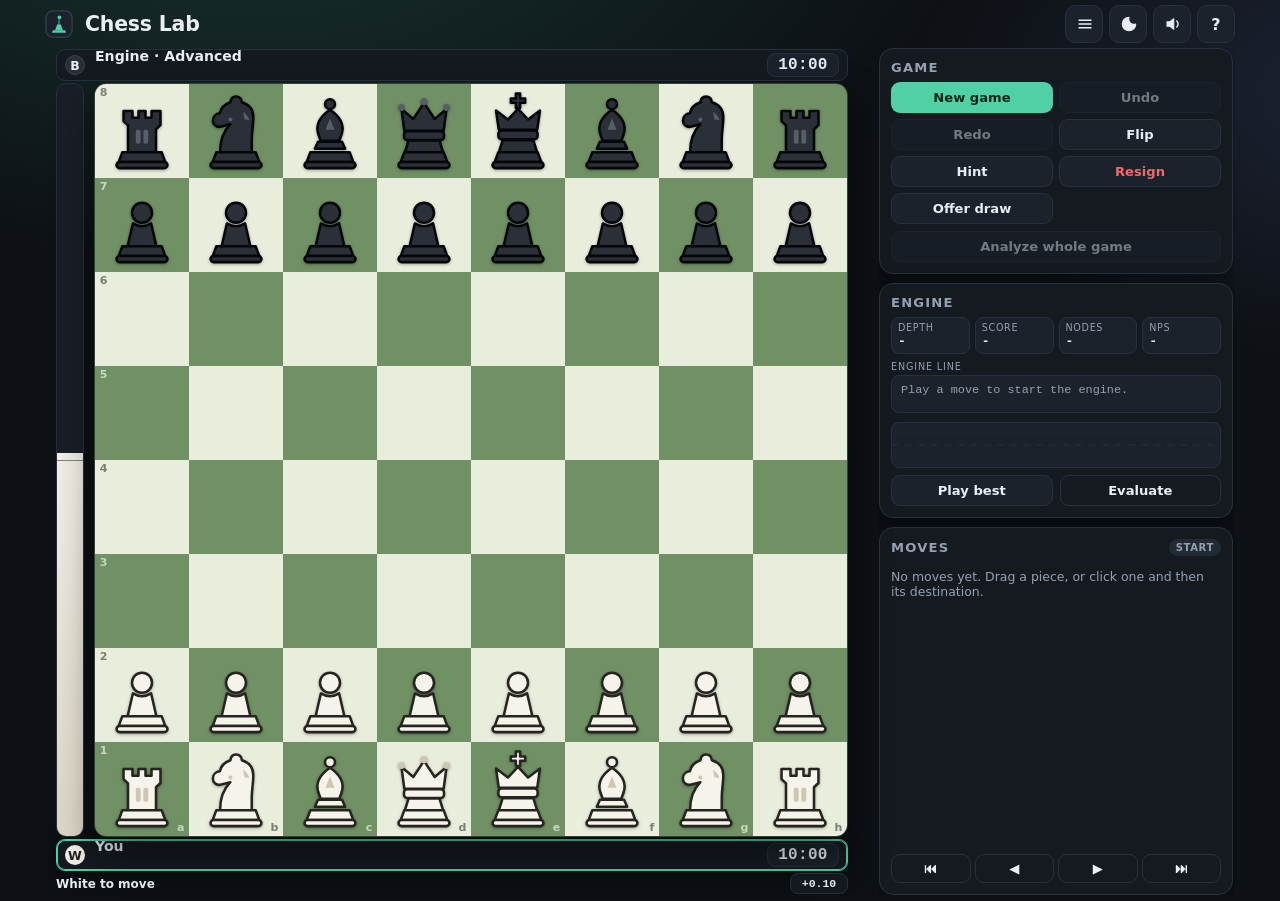
<file: index.html>
<!DOCTYPE html>
<html lang="en">
<head>
<meta charset="UTF-8" />
<meta name="viewport" content="width=device-width, initial-scale=1" />
<meta name="color-scheme" content="dark light" />
<title>Chess Lab — engine, board and analysis</title>
<style>
/* ============================================================================
   Chess Lab - styles
   Everything is driven by custom properties so the dark/light themes and the
   four board palettes are a handful of variable swaps rather than duplicated
   rules. Board geometry uses one variable, --board, which the layout keeps
   square with aspect-ratio:1.
   ========================================================================= */

*, *::before, *::after { box-sizing: border-box; }

/* [hidden] must win over component display rules (grid/flex) */
[hidden] { display: none !important; }

:root {
  --bg: #0d1014;
  --bg-grad: radial-gradient(1200px 600px at 20% -10%, #16302c 0%, transparent 60%),
             radial-gradient(900px 500px at 110% 10%, #1d2436 0%, transparent 55%);
  --panel: #151a21;
  --panel-2: #1b222b;
  --panel-3: #212a35;
  --text: #e9eef4;
  --muted: #93a1b1;
  --line: #27313d;
  --line-strong: #354252;
  --accent: #4fd1a5;
  --accent-ink: #06251c;
  --accent-2: #f2b544;
  --danger: #ef6a6a;
  --danger-ink: #2a0808;
  --shadow: 0 18px 40px rgba(0, 0, 0, 0.45);
  --shadow-soft: 0 6px 18px rgba(0, 0, 0, 0.28);
  --radius: 14px;
  --radius-sm: 9px;
  --font: ui-sans-serif, system-ui, -apple-system, "Segoe UI", Roboto, Ubuntu, sans-serif;
  --mono: ui-monospace, SFMono-Regular, "SF Mono", Menlo, Consolas, monospace;

  --board-light: #e9eddc;
  --board-dark: #6f9163;
  --board-edge: #2f4436;
  --board-coord-light: rgba(28, 44, 30, 0.62);
  --board-coord-dark: rgba(255, 255, 255, 0.6);
  --hl-last: rgba(242, 181, 68, 0.45);
  --hl-sel: rgba(79, 209, 165, 0.45);
  --hl-check: #ef4d4d;
  --pw-fill: #f6f3ea;
  --pw-stroke: #262420;
  --pw-detail: #cfc6b2;
  --pb-fill: #2b2f37;
  --pb-stroke: #05060a;
  --pb-detail: #565d6b;

  --sq: 64px;
  --gap: 16px;
}

[data-theme="light"] {
  --bg: #eef1f5;
  --bg-grad: radial-gradient(1200px 600px at 15% -10%, #d8efe6 0%, transparent 60%),
             radial-gradient(900px 500px at 110% 0%, #dde6f7 0%, transparent 55%);
  --panel: #ffffff;
  --panel-2: #f4f6f9;
  --panel-3: #e9edf2;
  --text: #16202b;
  --muted: #5e6c7c;
  --line: #dbe2ea;
  --line-strong: #c4cedb;
  --accent: #12896a;
  --accent-ink: #ffffff;
  --accent-2: #b97a10;
  --danger: #c8383e;
  --danger-ink: #ffffff;
  --shadow: 0 18px 40px rgba(20, 35, 50, 0.16);
  --shadow-soft: 0 6px 18px rgba(20, 35, 50, 0.1);
  --board-coord-light: rgba(28, 44, 30, 0.62);
  --board-coord-dark: rgba(30, 25, 15, 0.5);
}

[data-board="green"]  { --board-light:#e9eddc; --board-dark:#6f9163; --board-edge:#2f4436;
                        --board-coord-light:rgba(28,44,30,.62); --board-coord-dark:rgba(255,255,255,.7); }
[data-board="brown"]  { --board-light:#f0ddb9; --board-dark:#b17b52; --board-edge:#5d4029;
                        --board-coord-light:rgba(58,38,22,.62); --board-coord-dark:rgba(255,250,240,.78); }
[data-board="blue"]   { --board-light:#dfe8f3; --board-dark:#6d8db6; --board-edge:#2e4460;
                        --board-coord-light:rgba(24,45,70,.62); --board-coord-dark:rgba(255,255,255,.76); }
[data-board="slate"]  { --board-light:#dcdfe4; --board-dark:#7c8896; --board-edge:#3a4450;
                        --board-coord-light:rgba(30,38,48,.62); --board-coord-dark:rgba(255,255,255,.76); }
[data-board="purple"] { --board-light:#e9e2f4; --board-dark:#8c7bb8; --board-edge:#463a63;
                        --board-coord-light:rgba(46,32,72,.62); --board-coord-dark:rgba(255,255,255,.78); }
[data-board="ice"]    { --board-light:#e6f2f6; --board-dark:#7aa6b8; --board-edge:#39545f;
                        --board-coord-light:rgba(20,45,55,.62); --board-coord-dark:rgba(255,255,255,.8); }

html { -webkit-text-size-adjust: 100%; }

body {
  margin: 0;
  min-height: 100dvh;
  font-family: var(--font);
  color: var(--text);
  background: var(--bg);
  background-image: var(--bg-grad);
  background-attachment: fixed;
  -webkit-font-smoothing: antialiased;
  overflow-x: hidden;
}

h1, h2, h3 { margin: 0; font-weight: 650; letter-spacing: -0.01em; }
h1 { font-size: clamp(1.15rem, 1.6vw, 1.45rem); }
h2 { font-size: 0.82rem; text-transform: uppercase; letter-spacing: 0.09em; color: var(--muted); display: flex; align-items: center; gap: 8px; }
h3 { font-size: 0.8rem; text-transform: uppercase; letter-spacing: 0.08em; color: var(--muted); margin-top: 14px; }
p { margin: 0; }
a { color: var(--accent); }

.sr-live { position: absolute; width: 1px; height: 1px; overflow: hidden; clip: rect(0 0 0 0); white-space: nowrap; }
.skip-link {
  position: absolute; left: 12px; top: -70px; z-index: 60;
  background: var(--accent); color: var(--accent-ink);
  padding: 10px 14px; border-radius: 10px; font-weight: 650; text-decoration: none;
  transition: top 0.15s ease;
}
.skip-link:focus { top: 12px; }

.app {
  /* The app is only as wide as the board plus one panel column, so there is no
     stretched empty space beside the board on a wide monitor. */
  max-width: min(1680px, calc(100dvh + 300px));
  margin: 0 auto;
  padding: clamp(4px, 0.45vw, 5px);
  display: flex;
  flex-direction: column;
  gap: clamp(4px, 0.4vw, 5px);
}

/* ------------------------------------------------------------------ topbar */
.topbar {
  position: relative;
  display: flex;
  align-items: center;
  justify-content: space-between;
  gap: 12px;
}
.top-actions { display: flex; gap: 6px; }
.menu-btn svg { fill: none; stroke: currentColor; stroke-width: 2; stroke-linecap: round; }

/* ---- settings menu ---------------------------------------------------- */
.menu {
  position: absolute;
  top: calc(100% + 8px);
  right: 0;
  z-index: 70;
  width: min(380px, calc(100vw - 20px));
  max-height: min(72dvh, 660px);
  overflow-y: auto;
  background: var(--panel);
  border: 1px solid var(--line-strong);
  border-radius: var(--radius);
  box-shadow: var(--shadow);
  padding: 14px;
  display: flex;
  flex-direction: column;
  gap: 12px;
}
.menu[hidden] { display: none; }
.menu-head { display: flex; align-items: center; justify-content: space-between; }
.menu-head h2 { font-size: 0.82rem; color: var(--text); }
.menu-close { width: 30px; height: 30px; font-size: 1rem; }
.menu-section { border-top: 1px solid var(--line); padding-top: 11px; display: flex; flex-direction: column; gap: 9px; }
.menu-section h3 { margin: 0; }
.menu-grid { display: grid; grid-template-columns: 1fr 1fr; gap: 8px; }
.menu-grid .field { min-width: 0; }
.menu-grid select { min-width: 0; width: 100%; }
.menu-checks { display: flex; flex-wrap: wrap; gap: 10px 16px; }
.menu .lab-link { margin-top: 2px; }
.brand { display: flex; align-items: center; gap: 12px; min-width: 0; }
.brand-mark { width: 28px; height: 28px; flex: 0 0 auto; }
.brand-bg { fill: var(--panel-2); stroke: var(--line-strong); stroke-width: 1.4; }
.brand-fg { fill: var(--accent); }
.brand-text h1 { line-height: 1.1; }
.brand-text p { color: var(--muted); font-size: 0.68rem; margin-top: 2px; letter-spacing: 0.02em; }
/* The tagline is decoration; dropping it buys the board a whole text line. */
@media (min-width: 1000px) { .brand-text p { display: none; } }

.field { display: flex; flex-direction: column; gap: 5px; font-size: 0.7rem; color: var(--muted); letter-spacing: 0.05em; text-transform: uppercase; }
.field.grow { flex: 1 1 140px; }
select, input[type="text"], textarea {
  font: inherit;
  color: var(--text);
  background: var(--panel-2);
  border: 1px solid var(--line);
  border-radius: 9px;
  padding: 8px 10px;
  outline: none;
  transition: border-color 0.15s ease, box-shadow 0.15s ease;
}
select:focus-visible, input:focus-visible, textarea:focus-visible, button:focus-visible, [tabindex]:focus-visible {
  outline: 2px solid var(--accent);
  outline-offset: 2px;
}
select { font-size: 0.82rem; min-width: 148px; cursor: pointer; }

.icon-btn {
  width: 38px; height: 38px;
  display: grid; place-items: center;
  background: var(--panel-2);
  border: 1px solid var(--line);
  border-radius: 10px;
  color: var(--text);
  cursor: pointer;
  font: inherit;
  font-weight: 700;
  transition: background 0.15s ease, border-color 0.15s ease, transform 0.1s ease;
}
.icon-btn:hover { background: var(--panel-3); border-color: var(--line-strong); }
.icon-btn:active { transform: translateY(1px); }
.icon-btn svg { width: 18px; height: 18px; fill: currentColor; stroke: currentColor; stroke-width: 1.4; stroke-linejoin: round; }
.icon-btn svg .dim { opacity: 0.35; }
.icon-btn svg .line { fill: none; stroke-width: 1.8; stroke-linecap: round; }
.icon-btn[aria-pressed="true"] { background: var(--accent); color: var(--accent-ink); border-color: transparent; }

/* ------------------------------------------------------------------ layout */
.layout {
  display: grid;
  grid-template-columns: minmax(0, 1fr) 356px;
  gap: clamp(12px, 1.6vw, 20px);
  align-items: start;
}

.board-col {
  display: flex;
  flex-direction: column;
  gap: 2px;
  min-width: 0;
  /* Width is driven by --board-size on desktop; on phones the board is 100%. */
  width: 100%;
  margin-inline: auto;
  align-self: stretch;
}

/* ------------------------------------------------------------------ players */
.player {
  display: flex;
  align-items: center;
  gap: 10px;
  background: var(--panel);
  border: 1px solid var(--line);
  border-radius: var(--radius-sm);
  padding: 0 8px;
  height: 32px;
  min-height: 0;
  transition: border-color 0.2s ease, box-shadow 0.2s ease;
}
.player.active { border-color: var(--accent); box-shadow: 0 0 0 1px var(--accent) inset, var(--shadow-soft); }
.player-avatar {
  width: 20px; height: 20px; border-radius: 50%;
  display: grid; place-items: center;
  font-size: 0.78rem; font-weight: 700;
  background: var(--panel-3); color: var(--muted);
  flex: 0 0 auto;
}
.player-avatar.w { background: #f3f0e7; color: #24211c; }
.player-avatar.b { background: #2b2f37; color: #e8eef5; border: 1px solid var(--line-strong); }
.player-main { min-width: 0; flex: 1 1 auto; }
.player-name { font-size: 0.88rem; font-weight: 620; white-space: nowrap; overflow: hidden; text-overflow: ellipsis; }
.player-cap { display: flex; flex-wrap: wrap; gap: 0; min-height: 18px; line-height: 1; }
.player-cap svg { width: 15px; height: 15px; margin-right: -5px; opacity: 0.95; }
.player-mat { font-family: var(--mono); font-size: 0.78rem; color: var(--accent); font-weight: 700; }
.clock {
  font-family: var(--mono);
  font-size: clamp(0.95rem, 1.25vw, 1.1rem);
  font-weight: 700;
  letter-spacing: 0.02em;
  font-variant-numeric: tabular-nums;
  padding: 2px 7px;
  border-radius: 8px;
  background: var(--panel-2);
  border: 1px solid var(--line);
  min-width: 72px;
  text-align: center;
}
.clock.active { background: var(--accent); color: var(--accent-ink); border-color: transparent; }
.clock.low { color: var(--danger); }
.clock.active.low { background: var(--danger); color: #fff; }

/* ------------------------------------------------------------------ board */
.board-shell {
  display: grid;
  grid-template-columns: 30px minmax(0, 1fr);
  gap: 8px;
  align-items: stretch;
  width: 100%;
}

.evalbar {
  position: relative;
  border-radius: 10px;
  overflow: hidden;
  background: #1a1f27;
  border: 1px solid var(--line);
  min-height: 120px;
}
.evalbar-fill {
  position: absolute; left: 0; right: 0; bottom: 0;
  height: 50%;
  background: linear-gradient(180deg, #f4f1e8, #ded8c8);
  transition: height 0.35s cubic-bezier(0.2, 0.8, 0.2, 1);
}
.evalbar-mid { position: absolute; left: 0; right: 0; top: 50%; height: 1px; background: rgba(0, 0, 0, 0.45); }
.evalchip {
  font-family: var(--mono); font-size: 0.72rem; font-weight: 700;
  padding: 3px 7px; border-radius: 8px; min-width: 58px; text-align: center;
  background: var(--panel); border: 1px solid var(--line); color: var(--text);
  font-variant-numeric: tabular-nums;
}
.evalchip.neg { color: var(--danger); }

.board-area {
  position: relative;
  aspect-ratio: 1 / 1;
  width: 100%;
  border-radius: 12px;
  overflow: hidden;
  box-shadow: var(--shadow);
  border: 1px solid var(--board-edge);
  touch-action: none;
  user-select: none;
  -webkit-user-select: none;
}

.board { position: absolute; inset: 0; display: grid; grid-template-columns: repeat(8, 1fr); grid-template-rows: repeat(8, 1fr); }
.sq { position: relative; }
.sq.light { background: var(--board-light); }
.sq.dark { background: var(--board-dark); }

/* last move, selection, check */
.sq.last::before { content: ""; position: absolute; inset: 0; background: var(--hl-last); mix-blend-mode: multiply; }
.sq.sel::after { content: ""; position: absolute; inset: 0; box-shadow: inset 0 0 0 3px var(--hl-sel); }
.sq.check::before {
  content: ""; position: absolute; inset: 0;
  background: radial-gradient(circle at 50% 50%, rgba(239, 77, 77, 0.85) 0%, rgba(239, 77, 77, 0.35) 45%, transparent 72%);
  animation: checkPulse 1.6s ease-in-out infinite;
}
/* the keyboard cursor ring only shows while the board itself has focus */
.board:focus .sq.focus { outline: 3px solid var(--accent-2); outline-offset: -4px; z-index: 2; }

/* legal move markers */
.dot { position: absolute; left: 50%; top: 50%; width: 28%; height: 28%; transform: translate(-50%, -50%); border-radius: 50%; background: rgba(20, 30, 22, 0.32); pointer-events: none; }
.sq.dark .dot, .sq.light .dot { background: rgba(18, 28, 20, 0.3); }
[data-theme="light"] .dot { background: rgba(20, 30, 25, 0.28); }
.ring { position: absolute; inset: 6%; border-radius: 50%; border: 4px solid rgba(200, 40, 40, 0.55); pointer-events: none; }

.coord { position: absolute; font-size: clamp(7px, 1.02vw, 11px); font-weight: 700; pointer-events: none; opacity: 0.9; }
.sq.light .coord { color: var(--board-coord-light); }
.sq.dark .coord { color: var(--board-coord-dark); }
.coord.file { right: 5%; bottom: 2%; }
.coord.rank { left: 5%; top: 2%; }

.pieces { position: absolute; inset: 0; pointer-events: none; }
.piece {
  position: absolute;
  width: 12.5%; height: 12.5%;
  left: 0; top: 0;
  transform: translate3d(0, 0, 0);
  will-change: transform;
  pointer-events: auto;
  cursor: grab;
  transition: transform 0.16s cubic-bezier(0.22, 0.7, 0.2, 1);
  touch-action: none;
}
.piece.no-anim { transition: none; }
.piece.dragging { transition: none; cursor: grabbing; z-index: 20; filter: drop-shadow(0 8px 12px rgba(0, 0, 0, 0.4)); }
.piece svg { width: 100%; height: 100%; display: block; padding: 3.5%; filter: drop-shadow(0 1.5px 1.5px rgba(0, 0, 0, 0.32)); }

/* ---- piece styles ------------------------------------------------------
   All four sets reuse the same original geometry; only the paint changes.
   That keeps the artwork consistent and makes the switch free at runtime.
   Variables are declared on :root and overridden by [data-pieces].        */
:root, [data-pieces="classic"] {
  --pw-fill: #f6f3ea; --pw-stroke: #262420; --pw-detail: #cfc6b2;
  --pb-fill: #2b2f37; --pb-stroke: #05060a; --pb-detail: #565d6b;
  --piece-stroke: 1.3;
}
/* Bold: heavy contrasting ink around flat fills - reads well on any square. */
[data-pieces="bold"] {
  --pw-fill: #f8f3e5; --pw-stroke: #090c11; --pw-detail: #090c11;
  --pb-fill: #0f1218; --pb-stroke: #f7f8fa; --pb-detail: #f7f8fa;
  --piece-stroke: 2.7;
}
/* Neo: painted gradients (defined once in the hidden <svg>) plus warm details. */
[data-pieces="neo"] {
  --pw-fill: url(#pg-w); --pw-stroke: #4a3d28; --pw-detail: #a8854a;
  --pb-fill: url(#pg-b); --pb-stroke: #02040a; --pb-detail: #9db4cd;
  --piece-stroke: 1.1;
}
/* Glass: translucent bodies so the square colour shows through. */
[data-pieces="glass"] {
  --pw-fill: rgba(255, 255, 255, 0.40); --pw-stroke: rgba(10, 16, 24, 0.88); --pw-detail: rgba(10, 16, 24, 0.5);
  --pb-fill: rgba(6, 10, 16, 0.45); --pb-stroke: rgba(255, 255, 255, 0.9); --pb-detail: rgba(255, 255, 255, 0.55);
  --piece-stroke: 2.0;
}
.piece.pw svg .b { fill: var(--pw-fill); stroke: var(--pw-stroke); }
.piece.pb svg .b { fill: var(--pb-fill); stroke: var(--pb-stroke); }
.piece.pw svg .d { fill: var(--pw-detail); }
.piece.pb svg .d { fill: var(--pb-detail); }
.piece svg .b, .piece svg .d {
  stroke-width: var(--piece-stroke, 1.3);
  stroke-linejoin: round;
  stroke-linecap: round;
}
.piece svg .d { stroke: none; }

/* The gradient definitions live in this zero-sized svg. */
.svg-defs { position: absolute; width: 0; height: 0; overflow: hidden; pointer-events: none; }

/* appearance panel */
.appearance-grid { display: grid; grid-template-columns: 1fr 1fr; gap: 8px; }
.appearance-grid .field { min-width: 0; }
.appearance-grid select { min-width: 0; width: 100%; }

.board-overlay { position: absolute; inset: 0; pointer-events: none; overflow: visible; }
.board-overlay .arrow { stroke-width: 0.14; stroke-linecap: round; fill: none; opacity: 0.9; }
.board-overlay .arrow.engine { stroke: var(--accent); }
.board-overlay .arrow.user { stroke: var(--accent-2); }
.board-overlay .mark { fill: rgba(79, 209, 165, 0.32); stroke: var(--accent); stroke-width: 0.05; }

/* promotion + banner */
.promo { position: absolute; inset: 0; display: grid; place-items: center; background: rgba(6, 10, 14, 0.62); backdrop-filter: blur(3px); z-index: 30; }
.promo-card { background: var(--panel); border: 1px solid var(--line-strong); border-radius: var(--radius); padding: 14px 16px; box-shadow: var(--shadow); text-align: center; }
.promo-card p { font-size: 0.72rem; text-transform: uppercase; letter-spacing: 0.08em; color: var(--muted); margin-bottom: 10px; }
.promo-row { display: flex; gap: 8px; }
.promo-btn {
  width: 62px; height: 62px; border-radius: 12px; border: 1px solid var(--line);
  background: var(--panel-2); cursor: pointer; padding: 4px; display: grid; place-items: center;
}
.promo-btn:hover { border-color: var(--accent); background: var(--panel-3); }
.promo-btn svg { width: 100%; height: 100%; }

.banner { position: absolute; inset: 0; display: grid; place-items: center; background: rgba(6, 10, 14, 0.55); backdrop-filter: blur(4px); z-index: 25; }
.banner-card { background: var(--panel); border: 1px solid var(--line-strong); border-radius: var(--radius); padding: 20px 22px; text-align: center; box-shadow: var(--shadow); max-width: 84%; }
.banner-card h2 { font-size: 1.15rem; color: var(--text); text-transform: none; letter-spacing: -0.01em; justify-content: center; }
.banner-card p { color: var(--muted); margin: 6px 0 14px; font-size: 0.9rem; }
.banner-actions { display: flex; gap: 8px; justify-content: center; }

.underboard { display: flex; align-items: center; gap: 12px; flex-wrap: wrap; }
.status { font-size: 0.75rem; font-weight: 620; min-height: 1.1em; flex: 1 1 200px; }
.status.warn { color: var(--danger); }
.evalgraph { height: 46px; width: 100%; flex: 0 0 auto; background: var(--panel-2); border: 1px solid var(--line); border-radius: 8px; overflow: hidden; }
#panelEngine .evalgraph { margin-top: 2px; }
#graph { width: 100%; height: 100%; display: block; }

/* ------------------------------------------------------------------ side */
.side { display: flex; flex-direction: column; gap: 9px; min-width: 0; }
.panel {
  background: var(--panel);
  border: 1px solid var(--line);
  border-radius: var(--radius);
  padding: 11px;
  display: flex;
  flex-direction: column;
  gap: 7px;
  box-shadow: var(--shadow-soft);
}
.panel h2 { justify-content: space-between; }

.btn-grid { display: grid; grid-template-columns: repeat(2, minmax(0, 1fr)); gap: 6px; }
button, .btn {
  font: inherit;
  font-size: 0.82rem;
  font-weight: 600;
  color: var(--text);
  background: var(--panel-2);
  border: 1px solid var(--line);
  border-radius: 9px;
  padding: 7px 10px;
  cursor: pointer;
  text-align: center;
  text-decoration: none;
  transition: background 0.14s ease, border-color 0.14s ease, transform 0.08s ease, color 0.14s ease;
}
button:hover:not(:disabled), .btn:hover { background: var(--panel-3); border-color: var(--line-strong); }
button:active:not(:disabled) { transform: translateY(1px); }
button:disabled { opacity: 0.45; cursor: not-allowed; }
button.primary { background: var(--accent); color: var(--accent-ink); border-color: transparent; }
button.primary:hover:not(:disabled) { filter: brightness(1.06); background: var(--accent); }
button.danger { color: var(--danger); }
button.danger:hover:not(:disabled) { background: rgba(239, 106, 106, 0.14); border-color: var(--danger); }
button.ghost { background: transparent; }
button.wide { width: 100%; }
button.small { padding: 5px 9px; font-size: 0.75rem; }

.row { display: flex; align-items: center; gap: 8px; }
.customtime { display: flex; align-items: center; gap: 8px; }
.customtime label { display: inline-flex; align-items: center; gap: 5px; font-size: 0.72rem; color: var(--muted); text-transform: uppercase; letter-spacing: 0.05em; }
.customtime input { width: 64px; padding: 6px 8px; font-size: 0.8rem; }
.row.gap { justify-content: space-between; flex-wrap: wrap; }
.row.tiny { gap: 4px; }
.row.tiny button { flex: 1 1 0; padding: 6px 4px; }

.switch { display: inline-flex; align-items: center; gap: 7px; font-size: 0.76rem; color: var(--muted); cursor: pointer; }
.switch input { appearance: none; width: 34px; height: 19px; border-radius: 999px; background: var(--panel-3); border: 1px solid var(--line-strong); position: relative; cursor: pointer; transition: background 0.18s ease; flex: 0 0 auto; }
.switch input::after { content: ""; position: absolute; top: 2px; left: 2px; width: 13px; height: 13px; border-radius: 50%; background: var(--muted); transition: transform 0.18s ease, background 0.18s ease; }
.switch input:checked { background: var(--accent); border-color: transparent; }
.switch input:checked::after { transform: translateX(15px); background: var(--accent-ink); }

.badge {
  font-size: 0.63rem; letter-spacing: 0.06em; text-transform: uppercase;
  padding: 3px 7px; border-radius: 999px; background: rgba(79, 209, 165, 0.14); color: var(--accent);
  display: inline-flex; align-items: center; gap: 5px; font-weight: 700;
}
.badge.muted { background: var(--panel-3); color: var(--muted); font-weight: 600; }
.badge i { width: 6px; height: 6px; border-radius: 50%; background: currentColor; animation: blink 1s steps(2, end) infinite; }
@keyframes blink { 50% { opacity: 0.2; } }

.stats { display: grid; grid-template-columns: repeat(4, minmax(0, 1fr)); gap: 5px; }
.stats > div { background: var(--panel-2); border: 1px solid var(--line); border-radius: 8px; padding: 4px 6px; display: flex; flex-direction: column; gap: 1px; min-width: 0; }
.stats span { font-size: 0.6rem; text-transform: uppercase; letter-spacing: 0.07em; color: var(--muted); }
.stats b { font-family: var(--mono); font-size: 0.82rem; font-weight: 700; overflow: hidden; text-overflow: ellipsis; white-space: nowrap; }
.stats b.pos { color: var(--accent); }
.stats b.neg { color: var(--danger); }

.pv-cap { font-size: 0.6rem; text-transform: uppercase; letter-spacing: 0.09em; color: var(--muted); margin-bottom: -4px; }
.pv { font-family: var(--mono); font-size: 0.74rem; line-height: 1.45; color: var(--muted); background: var(--panel-2); border: 1px solid var(--line); border-radius: 8px; padding: 6px 9px; min-height: 38px; max-height: 76px; overflow-y: auto; word-break: break-word; }
.pv b { color: var(--text); font-weight: 600; }
.engine-actions { display: flex; gap: 7px; }
.engine-actions button { flex: 1 1 0; }
.hint { font-size: 0.76rem; color: var(--muted); line-height: 1.5; }

.moves { display: grid; align-content: start; grid-template-columns: 2.1rem 1fr 1fr; gap: 2px 4px; font-family: var(--mono); font-size: 0.8rem; max-height: 240px; overflow-y: auto; padding-right: 2px; }
.moves .num { color: var(--muted); padding: 4px 0; text-align: right; font-size: 0.74rem; }
.moves .san {
  font-family: inherit; font-size: inherit; text-align: left; padding: 4px 7px; border-radius: 6px;
  background: transparent; border: 1px solid transparent; color: var(--text); cursor: pointer; min-height: 26px;
}
.moves .san:hover { background: var(--panel-3); }
.moves .san.current { background: var(--accent); color: var(--accent-ink); font-weight: 700; }
.moves .san.empty { cursor: default; }
.moves .empty-state { grid-column: 1 / -1; color: var(--muted); font-family: var(--font); font-size: 0.78rem; padding: 6px 0; }
.viewbadge { margin-left: auto; font-size: 0.66rem; text-transform: uppercase; letter-spacing: 0.07em; color: var(--accent-2); }
.tiny { font-size: 0.72rem; }
.muted { color: var(--muted); }
.error { color: var(--danger); font-size: 0.8rem; }

.lab-link {
  font-size: 0.78rem;
  font-weight: 650;
  color: var(--accent);
  text-decoration: none;
  align-self: flex-start;
}
.lab-link:hover { text-decoration: underline; }

/* ------------------------------------------------------------------ toasts */
.toast-host { position: fixed; left: 50%; bottom: 18px; transform: translateX(-50%); display: flex; flex-direction: column; gap: 8px; z-index: 80; width: min(420px, calc(100vw - 24px)); pointer-events: none; }
.toast {
  background: var(--panel); border: 1px solid var(--line-strong); color: var(--text);
  border-radius: 10px; padding: 10px 14px; font-size: 0.82rem; box-shadow: var(--shadow);
  animation: toastIn 0.22s ease both; pointer-events: auto;
}
.toast.err { border-color: var(--danger); color: var(--danger); }
@keyframes toastIn { from { opacity: 0; transform: translateY(8px); } }

/* ------------------------------------------------------------------ dialogs */
.dlg { border: none; padding: 0; background: transparent; color: var(--text); max-width: min(560px, 94vw); }
.dlg::backdrop { background: rgba(5, 8, 12, 0.6); backdrop-filter: blur(3px); }
.dlg-inner { background: var(--panel); border: 1px solid var(--line-strong); border-radius: var(--radius); padding: 20px; box-shadow: var(--shadow); display: flex; flex-direction: column; gap: 10px; }
.dlg-inner textarea { width: 100%; font-family: var(--mono); font-size: 0.78rem; resize: vertical; }
.dlg-actions { display: flex; justify-content: flex-end; gap: 8px; margin-top: 6px; }
.help-list { margin: 0; padding-left: 18px; font-size: 0.8rem; color: var(--muted); line-height: 1.6; }
.help-list b { color: var(--text); }
kbd { font-family: var(--mono); font-size: 0.74rem; background: var(--panel-3); border: 1px solid var(--line-strong); border-radius: 4px; padding: 1px 5px; }

/* ------------------------------------------------------------------ test lab */
.lab { max-width: 1180px; margin: 0 auto; padding: clamp(10px, 2vw, 24px); display: flex; flex-direction: column; gap: 14px; }
.lab-actions { display: flex; gap: 8px; flex-wrap: wrap; }
.lab-progress { display: flex; align-items: center; gap: 10px; font-size: 0.8rem; color: var(--muted); }
.lab-bar { flex: 1 1 auto; height: 8px; background: var(--panel-3); border-radius: 999px; overflow: hidden; }
.lab-bar i { display: block; height: 100%; width: 0%; background: var(--accent); transition: width 0.2s ease; }
.lab-group { background: var(--panel); border: 1px solid var(--line); border-radius: var(--radius); overflow: hidden; }
.lab-group h2 { padding: 12px 14px; background: var(--panel-2); }
.lab-table { width: 100%; border-collapse: collapse; font-size: 0.78rem; font-family: var(--mono); }
.lab-table th, .lab-table td { text-align: left; padding: 7px 10px; border-bottom: 1px solid var(--line); vertical-align: top; }
.lab-table th { font-size: 0.66rem; text-transform: uppercase; letter-spacing: 0.07em; color: var(--muted); font-weight: 700; }
.lab-table tr:last-child td { border-bottom: none; }
.lab-table td.name { font-family: var(--font); font-size: 0.8rem; }
.pass { color: var(--accent); font-weight: 700; }
.fail { color: var(--danger); font-weight: 700; }
.lab-note { padding: 10px 14px; font-size: 0.78rem; color: var(--muted); border-top: 1px solid var(--line); line-height: 1.6; }
.lab-note b { color: var(--text); }

/* ------------------------------------------------------------------ responsive */
@media (max-width: 999px) {
  .layout { grid-template-columns: minmax(0, 1fr); }
  .side { display: grid; grid-template-columns: repeat(auto-fit, minmax(280px, 1fr)); align-items: start; }
}
@media (max-width: 900px) {
}
@media (max-width: 720px) {
  .app { padding: 10px; gap: 10px; }
  .evalbar-num { display: none; }
  .field { flex: 1 1 110px; }
  select { min-width: 0; width: 100%; }
  .field-side { flex: 0 1 92px; }
  .stats { grid-template-columns: repeat(2, minmax(0, 1fr)); }
  .moves { max-height: 190px; }
  .side { grid-template-columns: 1fr; }
  .player { padding: 6px 9px; gap: 8px; }
  .clock { min-width: 72px; font-size: 1rem; }
  .evalgraph { flex: 1 1 100%; }
  .board-shell { grid-template-columns: 14px minmax(0, 1fr); gap: 7px; }
  .evalbar-num { font-size: 0.52rem; }
}
@media (max-width: 430px) {
  .brand-text p { display: none; }
  .promo-btn { width: 52px; height: 52px; }
  .player-avatar { display: none; }
}


/* ==========================================================================
   Desktop shell (>= 1000px)
   The page itself never scrolls. The board is sized by JavaScript from the
   box that is actually free (--board-size), so it grows with the window
   instead of being capped by a magic number; the player rows stay aligned to
   the board and the side column scrolls on its own. This is what removes the
   "small board over a large void" look on a 1920x1080 screen.
   ========================================================================== */
@media (min-width: 1000px) {
  html, body { height: 100%; }
  body { overflow: hidden; }
  .app {
    /* --app-h is written by JS from window.innerHeight: 100dvh can report a
       taller box than the visible area (browser UI, OS scaling), which made the
       board overflow and clip the bottom player row. */
    height: var(--app-h, 100dvh);
    min-height: 0;
    overflow: hidden;
  }
  .layout {
    flex: 1 1 auto;
    min-height: 0;
    grid-template-rows: minmax(0, 1fr);
    align-items: stretch;
  }

  .board-col {
    height: 100%;
    min-height: 0;
    width: 100%;
    justify-content: center;
  }
  .status { white-space: nowrap; overflow: hidden; text-overflow: ellipsis; }
  /* The player rows and the status strip follow the board width so the clocks
     line up with the board edge instead of floating in empty space. */
  .player, .underboard {
    width: min(100%, calc(var(--board-size, 520px) + 38px));
    margin-inline: auto;
  }
  .board-shell {
    display: flex;
    flex: 0 0 auto;
    gap: 10px;
    align-items: stretch;
    justify-content: center;   /* eval bar + board centre as one group */
  }
  .board-area {
    width: var(--board-size, 520px);
    height: var(--board-size, 520px);
    flex: 0 0 auto;
  }
  .evalbar {
    width: 28px;
    height: var(--board-size, 520px);
    flex: 0 0 auto;
  }
  .underboard { flex: 0 0 auto; }
  #panelMoves { flex: 1 1 auto; min-height: 128px; display: flex; flex-direction: column; }
  #panelMoves .moves { flex: 1 1 auto; min-height: 0; max-height: none; }

  .side {
    height: 100%;
    min-height: 0;
    /* No page-level wheel: the panels are sized to the board column and the
       move list scrolls inside its own box if it ever gets long. */
    overflow: hidden;
    padding-right: 2px;
  }
}

/* Very wide screens: two panel columns, with the move list filling a column of
   its own, so the right-hand side no longer ends halfway down the page. */

/* ==========================================================================
   Very wide screens (>= 1560px): three columns - board | move list | controls.
   The board is square and height-limited, so this is the only way to use the
   horizontal space instead of leaving big empty margins on both sides.
   ========================================================================== */
/* The class is set by JS: three columns only when the viewport is wide enough
   for the board to stay its full height. A fixed breakpoint missed zoomed
   windows, which is why the third column never appeared for some users. */
html.three-col .app { max-width: none; }
html.three-col .layout {
  display: grid;
  grid-template-columns: calc(var(--board-size, 520px) + 38px) 258px minmax(330px, 392px);
  grid-template-rows: auto minmax(0, 1fr);
  gap: 12px;
  justify-content: center;
  align-items: stretch;
}
html.three-col .board-col { grid-column: 1; grid-row: 1 / span 2; }
/* The panels become grid items of the layout, so each can take its own column. */
html.three-col .side { display: contents; }
html.three-col #panelMoves {
  grid-column: 2;
  grid-row: 1 / span 2;
  display: flex;
  flex-direction: column;
  min-height: 0;
  height: 100%;
}
html.three-col #panelMoves .moves { flex: 1 1 auto; min-height: 0; max-height: none; }
html.three-col #panelGame { grid-column: 3; grid-row: 1; }
html.three-col #panelEngine {
  grid-column: 3;
  grid-row: 2;
  display: flex;
  flex-direction: column;
  min-height: 0;
}
/* The evaluation chart absorbs the extra height so the column ends level with
   the board; a chart reads fine when it is tall, a text box does not. */
html.three-col #panelEngine .evalgraph { flex: 1 1 auto; min-height: 150px; }

@media (prefers-reduced-motion: reduce) {
  *, *::before, *::after { animation-duration: 0.001ms !important; animation-iteration-count: 1 !important; transition-duration: 0.001ms !important; scroll-behavior: auto !important; }
  .sq.check::before { animation: none; }
}
@keyframes checkPulse { 0%, 100% { opacity: 0.95; } 50% { opacity: 0.55; } }

@media (prefers-contrast: more) {
  :root { --line: #3b4a5c; --muted: #b7c4d3; }
}

</style>
</head>
<body>
<a class="skip-link" href="#boardArea">Skip to the board</a>

<svg class="svg-defs" aria-hidden="true" focusable="false">
  <defs>
    <linearGradient id="pg-w" x1="0" y1="0" x2="0.25" y2="1">
      <stop offset="0" stop-color="#fffef9"/>
      <stop offset="0.45" stop-color="#efe3c8"/>
      <stop offset="1" stop-color="#b9a273"/>
    </linearGradient>
    <linearGradient id="pg-b" x1="0" y1="0" x2="0.25" y2="1">
      <stop offset="0" stop-color="#7b8ca4"/>
      <stop offset="0.45" stop-color="#2b3442"/>
      <stop offset="1" stop-color="#05070a"/>
    </linearGradient>
  </defs>
</svg>

<div class="app" id="app">
  <header class="topbar">
<div class="brand">
      <svg class="brand-mark" viewBox="0 0 32 32" aria-hidden="true">
        <rect x="1" y="1" width="30" height="30" rx="8" class="brand-bg"/>
        <path d="M9 23h14l1 3H8z" class="brand-fg"/>
        <path d="M11.5 10.5h4v6h-1.6L11.5 23h9l-2.4-6.5H16.5v-6h-5z" class="brand-fg"/>
        <circle cx="16.5" cy="8.4" r="2.1" class="brand-fg"/>
      </svg>
      <div class="brand-text">
        <h1>Chess&nbsp;Lab</h1>
        <p>0x88 board · alpha-beta engine · Web&nbsp;Worker</p>
      </div>
    </div>

    <div class="top-actions">
      <button id="menuBtn" class="icon-btn menu-btn" aria-label="Settings, appearance and import" aria-expanded="false" aria-controls="appMenu" title="Settings">
        <svg viewBox="0 0 24 24" aria-hidden="true"><path d="M4 7h16M4 12h16M4 17h16" class="line"/></svg>
      </button>
      <button id="themeBtn" class="icon-btn" aria-label="Toggle dark and light theme" title="Theme">
        <svg viewBox="0 0 24 24" aria-hidden="true"><path d="M12 3a9 9 0 1 0 9 9 7 7 0 0 1-9-9z"/></svg>
      </button>
      <button id="soundBtn" class="icon-btn" aria-label="Mute or unmute sound" title="Sound">
        <svg viewBox="0 0 24 24" aria-hidden="true"><path d="M4 9h4l5-4v14l-5-4H4z"/><path d="M17 8a6 6 0 0 1 0 8" class="line"/></svg>
      </button>
      <button id="helpBtn" class="icon-btn" aria-label="Help and shortcuts" title="Help">?</button>
    </div>

    <div class="menu" id="appMenu" hidden>
      <div class="menu-head">
        <h2>Settings</h2>
        <button type="button" class="icon-btn menu-close" id="menuClose" aria-label="Close settings">×</button>
      </div>

      <section class="menu-section">
        <h3>Game</h3>
        <div class="menu-grid">
          <label class="field">
            <span>Mode</span>
            <select id="modeSel">
              <option value="hvc">Human vs Computer</option>
              <option value="hvh">Human vs Human</option>
              <option value="cvc">Computer vs Computer</option>
              <option value="analysis">Analysis board</option>
            </select>
          </label>
          <label class="field">
            <span>Level</span>
            <select id="levelSel">
              <option value="beginner">Beginner</option>
              <option value="easy">Easy</option>
              <option value="intermediate">Intermediate</option>
              <option value="advanced" selected>Advanced</option>
              <option value="max">Max</option>
            </select>
          </label>
          <label class="field field-side" id="sideField">
            <span>You play</span>
            <select id="sideSel">
              <option value="w">White</option>
              <option value="b">Black</option>
            </select>
          </label>
          <label class="field">
            <span>Time control</span>
            <select id="timeSel">
              <option value="1+0">1 + 0 bullet</option>
              <option value="3+2">3 + 2 blitz</option>
              <option value="5+0">5 + 0 blitz</option>
              <option value="10+0" selected>10 + 0 rapid</option>
              <option value="15+10">15 + 10 rapid</option>
              <option value="custom">Custom...</option>
              <option value="none">No clock</option>
            </select>
          </label>
        </div>
        <div class="customtime" id="customTime" hidden>
          <label><span>min</span><input type="number" id="customMin" min="1" max="180" step="1" value="10" inputmode="numeric" aria-label="Custom minutes per side" /></label>
          <label><span>+ s</span><input type="number" id="customInc" min="0" max="120" step="1" value="0" inputmode="numeric" aria-label="Custom increment in seconds" /></label>
        </div>
        <div class="menu-checks">
          <label class="switch" title="Board turns to face the side to move"><input type="checkbox" id="autoFlip" /><span>Auto-flip</span></label>
          <label class="switch" title="Show dots for legal moves"><input type="checkbox" id="showLegal" checked /><span>Legal moves</span></label>
          <label class="switch" title="Animate piece movement"><input type="checkbox" id="animOn" checked /><span>Animate</span></label>
        </div>
      </section>

      <section class="menu-section">
        <h3>Appearance</h3>
        <div class="menu-grid">
          <label class="field">
            <span>Pieces</span>
            <select id="pieceSel">
              <option value="classic">Classic</option>
              <option value="bold">Bold</option>
              <option value="neo">Neo</option>
              <option value="glass">Glass</option>
            </select>
          </label>
          <label class="field">
            <span>Board</span>
            <select id="boardSel">
              <option value="green">Green</option>
              <option value="brown">Brown</option>
              <option value="blue">Blue</option>
              <option value="slate">Slate</option>
              <option value="purple">Purple</option>
              <option value="ice">Ice</option>
            </select>
          </label>
          <label class="field">
            <span>Theme</span>
            <select id="themeSel">
              <option value="dark">Dark</option>
              <option value="light">Light</option>
            </select>
          </label>
          <label class="switch" style="align-self:end;padding-bottom:9px">
            <input type="checkbox" id="coordsOn" checked />
            <span>Coordinates</span>
          </label>
        </div>
      </section>

      <section class="menu-section">
        <h3>Import / export</h3>
        <div class="btn-grid">
          <button id="copyFenBtn">Copy FEN</button>
          <button id="copyPgnBtn">Copy PGN</button>
          <button id="importBtn">Load FEN / PGN</button>
          <button id="shareBtn">Copy link</button>
        </div>
        <p class="tiny muted">The URL hash carries the current position, so a link restores it.</p>
        <a class="lab-link" href="?test" id="testLink">Open the test lab →</a>
      </section>
    </div>
  </header>

  <main class="layout">
    <section class="board-col" id="boardCol" aria-label="Board and players">
      <div class="player" id="playerTop">
        <div class="player-avatar" id="topAvatar">B</div>
        <div class="player-main">
          <div class="player-name" id="topName">Black</div>
          <div class="player-cap" id="topCap" aria-label="Captured pieces"></div>
        </div>
        <div class="player-mat" id="topMat"></div>
        <div class="clock" id="topClock" role="timer" aria-live="off">—</div>
      </div>

      <div class="board-shell" id="boardShell">
        <div class="evalbar" id="evalBar" role="img" aria-label="Evaluation bar">
          <div class="evalbar-fill" id="evalFill"></div>
          <div class="evalbar-mid"></div>
        </div>

        <div class="board-area" id="boardArea">
          <div class="board" id="board" role="grid" aria-label="Chess board" tabindex="0"></div>
          <div class="pieces" id="pieces"></div>
          <svg class="board-overlay" id="overlay" viewBox="0 0 8 8" preserveAspectRatio="none" aria-hidden="true"></svg>
          <div class="promo" id="promo" hidden>
            <div class="promo-card" role="dialog" aria-label="Choose promotion piece">
              <p>Promote to</p>
              <div class="promo-row" id="promoRow"></div>
            </div>
          </div>
          <div class="banner" id="banner" hidden>
            <div class="banner-card">
              <h2 id="bannerTitle">Checkmate</h2>
              <p id="bannerText">White wins</p>
              <div class="banner-actions">
                <button id="bannerAgain">New game</button>
                <button id="bannerClose" class="ghost">Review</button>
              </div>
            </div>
          </div>
        </div>
      </div>

      <div class="player" id="playerBottom">
        <div class="player-avatar" id="bottomAvatar">W</div>
        <div class="player-main">
          <div class="player-name" id="bottomName">White</div>
          <div class="player-cap" id="bottomCap" aria-label="Captured pieces"></div>
        </div>
        <div class="player-mat" id="bottomMat"></div>
        <div class="clock" id="bottomClock" role="timer" aria-live="off">—</div>
      </div>

      <div class="underboard" id="underboard">
        <div class="status" id="status" role="status" aria-live="polite">White to move</div>
        <span class="evalchip" id="evalNum" title="Engine evaluation from White's point of view">0.0</span>
      </div>
    </section>

    <aside class="side" aria-label="Game and engine">
      <section class="panel" id="panelGame">
        <h2>Game</h2>
        <div class="btn-grid">
          <button id="newBtn" class="primary">New game</button>
          <button id="undoBtn">Undo</button>
          <button id="redoBtn">Redo</button>
          <button id="flipBtn">Flip</button>
          <button id="hintBtn">Hint</button>
          <button id="stopBtn" class="danger" hidden>Stop</button>
          <button id="resignBtn" class="danger">Resign</button>
          <button id="drawBtn">Offer draw</button>
        </div>
        <button id="analyzeBtn" class="wide">Analyze whole game</button>
      </section>

            <section class="panel" id="panelEngine">
        <h2>Engine
          <span class="badge" id="thinkBadge" hidden><i></i>thinking</span>
          <span class="badge muted" id="bookBadge" hidden>book</span>
        </h2>
        <div class="stats" id="engineStats">
          <div><span>depth</span><b id="stDepth">-</b></div>
          <div><span>score</span><b id="stScore">-</b></div>
          <div><span>nodes</span><b id="stNodes">-</b></div>
          <div><span>nps</span><b id="stNps">-</b></div>
        </div>
        <div class="pv-cap">Engine line</div>
        <div class="pv" id="enginePv" aria-live="polite"></div>
        <div class="evalgraph" aria-hidden="true">
          <svg id="graph" viewBox="0 0 100 34" preserveAspectRatio="none"></svg>
        </div>
        <div class="engine-actions">
          <button id="bestMoveBtn">Play best</button>
          <button id="evalNowBtn" class="ghost">Evaluate</button>
        </div>
        <p class="hint" id="analysisSummary" hidden></p>
      </section>

      <section class="panel" id="panelMoves">
        <h2>Moves <span class="badge muted" id="openingName">—</span></h2>
        <div class="moves" id="moveList" role="listbox" aria-label="Move list" tabindex="0"></div>
        <div class="row gap tiny">
          <button id="firstBtn" class="ghost" aria-label="Go to start">⏮</button>
          <button id="prevBtn" class="ghost" aria-label="Previous move">◀</button>
          <button id="nextBtn" class="ghost" aria-label="Next move">▶</button>
          <button id="lastBtn" class="ghost" aria-label="Go to live position">⏭</button>
          <span class="viewbadge" id="viewBadge" hidden>reviewing</span>
        </div>
      </section>
    </aside>
  </main>

  </div>

<div class="toast-host" id="toastHost" aria-live="polite"></div>
<div class="sr-live" id="live" aria-live="assertive" role="status"></div>

<dialog id="dlgImport" class="dlg">
  <form method="dialog" class="dlg-inner">
    <h2>Load a position or a game</h2>
    <p class="muted tiny">Paste a FEN (one line starting with the board field) or a PGN game. Headers, comments and variations are accepted.</p>
    <textarea id="importText" rows="8" spellcheck="false" placeholder="rnbqkbnr/pppppppp/8/8/8/8/PPPPPPPP/RNBQKBNR w KQkq - 0 1"></textarea>
    <p class="error" id="importError" hidden></p>
    <div class="dlg-actions">
      <button type="button" class="ghost" data-close>Cancel</button>
      <button id="doImport" type="button" class="primary">Load</button>
    </div>
  </form>
</dialog>

<dialog id="dlgHelp" class="dlg">
  <form method="dialog" class="dlg-inner">
    <h2>How to use it</h2>
    <h3>Playing</h3>
    <ul class="help-list">
      <li>Drag a piece, or click it and click its destination. The board only accepts legal moves for the side to move.</li>
      <li>Right-click drag on the board draws arrows; right-click a square marks it. Left-click removes them.</li>
      <li>Arrow keys move the keyboard cursor, <kbd>Enter</kbd> selects and moves, <kbd>Esc</kbd> cancels.</li>
      <li><kbd>←</kbd> / <kbd>→</kbd> step through the game when the board is not focused.</li>
    </ul>
    <h3>Engine</h3>
    <p class="tiny muted">Piece style, board palette, theme and coordinates live in the <b>Settings</b> menu (the &#9776; button). Search runs in a worker. Depth, score, nodes and the principal variation are live. <b>Hint</b> asks for a move without playing it. <b>Analysis board</b> mode keeps the engine running after every move.</p>
    <h3>Test lab</h3>
    <p class="tiny muted">Open <code>index.html?test</code> for perft verification, SAN/FEN round-trips, tactical tests, benchmarks and a 20-game self-play match.</p>
    <p class="tiny muted build-tag">Build <span id="buildTag">2026-10-17 20:35</span></p>
    <div class="dlg-actions"><button type="button" class="primary" data-close>Close</button></div>
  </form>
</dialog>

<section class="lab" id="lab" hidden>
  <header class="topbar">
    <div class="brand">
      <div class="brand-text">
        <h1>Test lab</h1>
        <p>Perft · rules · SAN/FEN · tactics · benchmarks · self-play</p>
      </div>
    </div>
    <div class="top-buttons">
      <a class="btn" href="index.html">← Back to the board</a>
    </div>
  </header>
  <div class="lab-actions">
    <button id="runAll" class="primary">Run all tests</button>
    <button id="runPerft">Perft only</button>
    <button id="runBench">Benchmarks (1s/5s)</button>
    <button id="runMatch">Self-play match (20 games × 100 ms)</button>
    <button id="runPerftDeep" class="ghost">Perft depth+1 (slow)</button>
  </div>
  <div class="lab-progress" id="labProgress" hidden><div class="lab-bar"><i id="labBar"></i></div><span id="labStatus">working…</span></div>
  <div id="labResults"></div>
</section>

<script>
"use strict";
(function () {
/* ============================================================================
   CHESS LAB - one self-contained HTML file
   ----------------------------------------------------------------------------
   Contents
     1.  Engine core        (rules, 0x88 board, make/unmake, Zobrist, perft)
     1B. Evaluation         (tapered: mg/eg blend, pawns, king safety, mobility)
     1C. Search             (negamax/PVS, TT, LMR, null move, quiescence, book)
     1D. Match runner       (the strength self-check)
     1E. Public engine API  (the only surface the UI and the worker use)
     2.  Baseline engine    (the original depth-3 algorithm, kept for the match)
     3.  Worker             (engine stringified into a Blob, plus its protocol)
     4.  Sound              (Web Audio, no files)
     5.  Storage            (localStorage with try/catch everywhere)
     6.  Piece artwork      (original SVG shapes)
     6B. PGN                (pure import/export)
     7.  Application        (controller, board, clocks, analysis)
     8.  Test lab           (index.html?test)

   Layers, and the rule that keeps them apart:
       EngineCore  ->  knows nothing about the DOM, time or players
       Worker      ->  owns the search, talks only through messages
       Controller  ->  owns the game (position, history, clocks, result)
       Renderer    ->  reads the controller and never searches

   Worker protocol (all messages are plain objects with a `type`):
     main -> worker
       { type:'hello' }                                  ask for readiness
       { type:'search', id, fen, history[], level, analysis, useBook, limits }
       { type:'stop' }                                   finish this iteration
       { type:'perft', id, fen, depth }
       { type:'bench', id, cases:[{name,fen,ms}] }
       { type:'match', id, games, timeMs, positions[] }
     worker -> main
       { type:'ready', ttSize }
       { type:'info', id, info }                         one per depth
       { type:'bestmove', id, uci, score, mate, depth, nodes, nps, pvSan[],
         elapsed, book, blunder }
       { type:'perft', id, nodes, ms }
       { type:'benchProgress', id, done, total }
       { type:'bench', id, rows[] }
       { type:'matchProgress', id, done, total, game }
       { type:'matchDone', id, result }
       { type:'error', id, message }
   Every request has a monotonically increasing `id`. The client drops any reply
   whose id is unknown, which is what makes stale searches harmless.
   ========================================================================= */
/* ============================================================================
   SECTION 1 - ENGINE CORE  (pure: rules, evaluation, search - no DOM access)

   Why this shape: everything the engine needs to know lives in one closure
   created by EngineCore(). The main thread creates one instance for rules and
   SAN, and the worker creates its own instance for searching. Nothing leaks to
   the global scope, and the same source text is reused to build the worker
   Blob (see SECTION 2), so there is exactly one implementation of the rules.

   Board representation: 0x88 mailbox in an Int8Array.
     - index = rank * 16 + file, rank 0 = rank 1, so a1 = 0, h1 = 7, a8 = 112.
     - a square is off the board iff (index & 0x88) !== 0.  That single
       bit-test replaces all boundary checks, which is why 0x88 is still a
       great fit for JavaScript: it is 3x cheaper than an object per square.
     - We use Int8Array (81 bytes for the board) and *never clone the board*.
       make/unmake + a state stack keeps memory static during search, so the
       garbage collector never runs in the hot loop. (Bitboards would be
       slightly faster still, but in JS they force BigInt for 64-bit words and
       BigInt arithmetic is ~10x slower than int32 - so a mailbox wins here.)
   Piece encoding: low 3 bits = type (1..6), bit 3 = black.  So
     white pawn = 1, black pawn = 9, and (code & 7) is the type.
   ========================================================================= */
function EngineCore() {
  'use strict';

  /* ---------------------------------------------------------------- constants */
  const EMPTY = 0, PAWN = 1, KNIGHT = 2, BISHOP = 3, ROOK = 4, QUEEN = 5, KING = 6;
  const BLACK = 8;
  const WHITE_SIDE = 0, BLACK_SIDE = 1;

  const F_NORMAL = 0, F_CAPTURE = 1, F_EP = 2, F_CASTLE_K = 3, F_CASTLE_Q = 4,
        F_DOUBLE = 5, F_PROMO = 6, F_PROMO_CAP = 7;

  const CASTLE_WK = 1, CASTLE_WQ = 2, CASTLE_BK = 4, CASTLE_BQ = 8;

  const MAX_PLY = 64;
  const MAX_MOVES = 256;          // 218 is the theoretical max; 256 is safe
  const MAX_STACK = 600;          // history depth (game moves + search ply)
  const MAX_HIST = 1024;
  const MATE = 30000;
  const MATE_BOUND = MATE - MAX_PLY * 2;
  const INF = 32000;
  const TT_SIZE = 1 << 19;        // 524288 entries; ~10 MB of typed arrays
  const TT_MASK = TT_SIZE - 1;

  const START_FEN = 'rnbqkbnr/pppppppp/8/8/8/8/PPPPPPPP/RNBQKBNR w KQkq - 0 1';

  const E1 = 4, H1 = 7, A1 = 0, E8 = 116, H8 = 119, A8 = 112;

  const KNIGHT_OFF = [-33, -31, -18, -14, 14, 18, 31, 33];
  const KING_OFF = [-17, -16, -15, -1, 1, 15, 16, 17];
  const BISHOP_OFF = [-17, -15, 15, 17];
  const ROOK_OFF = [-16, -1, 1, 16];
  const QUEEN_OFF = [-17, -16, -15, -1, 1, 15, 16, 17];

  const PIECE_CHAR = ['', 'P', 'N', 'B', 'R', 'Q', 'K'];
  const PIECE_LETTER = ['', '', 'N', 'B', 'R', 'Q', 'K'];
  const CHAR_CODE = { P: PAWN, N: KNIGHT, B: BISHOP, R: ROOK, Q: QUEEN, K: KING,
                      p: PAWN | BLACK, n: KNIGHT | BLACK, b: BISHOP | BLACK,
                      r: ROOK | BLACK, q: QUEEN | BLACK, k: KING | BLACK };

  /* --------------------------------------------------------------- zobrist keys
     Two independent 32-bit keys are XORed together instead of one 64-bit key.
     Why: JS has no cheap 64-bit integer.  Using (lo, hi) int32 pairs gives ~64
     bits of key material, and we only store `lo` as the table index while `hi`
     verifies the entry - that makes TT collisions (which would corrupt search)
     practically impossible without any BigInt cost.                          */
  const ZP_LO = new Int32Array(16 * 128);
  const ZP_HI = new Int32Array(16 * 128);
  const ZC_LO = new Int32Array(16), ZC_HI = new Int32Array(16);
  const ZE_LO = new Int32Array(9), ZE_HI = new Int32Array(9);
  let ZS_LO = 0, ZS_HI = 0;

  (function initZobrist() {
    let s = 0x2545f491;                       // fixed seed => reproducible tests
    const next = () => {                      // xorshift32
      s ^= s << 13; s ^= s >>> 17; s ^= s << 5; return s | 0;
    };
    for (let i = 0; i < ZP_LO.length; i++) { ZP_LO[i] = next(); ZP_HI[i] = next(); }
    for (let i = 0; i < 16; i++) { ZC_LO[i] = next(); ZC_HI[i] = next(); }
    for (let i = 0; i < 9; i++) { ZE_LO[i] = next(); ZE_HI[i] = next(); }
    ZS_LO = next(); ZS_HI = next();
  })();

  /* ------------------------------------------------------------- castling masks
     AND-ing this table into the castling rights on every move clears exactly the
     rights that a move from/to that square destroys.  This is the one-table fix
     for the "rook captured on its corner keeps castling rights" bug: the mask is
     applied to the *destination* square as well, so a captured rook loses the
     right even though no rook "moved".                                        */
  const CASTLE_MASK = new Int8Array(128).fill(15);
  CASTLE_MASK[H1] = 15 & ~CASTLE_WK;   // white kingside rook gone
  CASTLE_MASK[A1] = 15 & ~CASTLE_WQ;
  CASTLE_MASK[H8] = 15 & ~CASTLE_BK;
  CASTLE_MASK[A8] = 15 & ~CASTLE_BQ;
  CASTLE_MASK[E1] = 15 & ~(CASTLE_WK | CASTLE_WQ);
  CASTLE_MASK[E8] = 15 & ~(CASTLE_BK | CASTLE_BQ);

  /* --------------------------------------------------------------- small helpers */
  const sqFile = (sq) => sq & 7;
  const sqRank = (sq) => sq >> 4;
  function sqName(sq) { return String.fromCharCode(97 + (sq & 7)) + (1 + (sq >> 4)); }
  function nameToSq(s) { return (s.charCodeAt(1) - 49) * 16 + (s.charCodeAt(0) - 97); }
  function codeToChar(c) {
    const letter = PIECE_CHAR[c & 7];
    return (c & BLACK) ? letter.toLowerCase() : letter;
  }
  function isWhiteCode(c) { return c !== 0 && (c & BLACK) === 0; }
  function opp(side) { return side ^ 1; }

  /* move encoding: 20 bits.  from(7) | to(7)<<7 | promo(3)<<14 | flag(3)<<17.
     A move is just an integer: no allocation, cheap to copy into arrays.      */
  function enc(from, to, flag, promo) {
    return from | (to << 7) | ((promo || 0) << 14) | (flag << 17);
  }
  const mvFrom = (m) => m & 127;
  const mvTo = (m) => (m >>> 7) & 127;
  const mvPromo = (m) => (m >>> 14) & 7;
  const mvFlag = (m) => (m >>> 17) & 7;
  function moveToUci(m) {
    let s = sqName(mvFrom(m)) + sqName(mvTo(m));
    const p = mvPromo(m);
    if (p) s += PIECE_LETTER[p].toLowerCase();
    return s;
  }
  function moveIsCapture(m) {
    const f = mvFlag(m);
    return f === F_CAPTURE || f === F_EP || f === F_PROMO_CAP;
  }

  /* ----------------------------------------------------------------- position
     A position owns its board, its piece lists, its history of hashes and the
     make/unmake state stack.  Everything is preallocated typed arrays.        */
  function makePos() {
    return {
      board: new Int8Array(128),
      // Piece lists: two arrays (one per colour) of occupied squares, plus a
      // reverse index square -> slot. Removal is O(1) (swap with the last
      // element). Iterating 16 pieces instead of 128 squares is a real win.
      pSq: new Int32Array(64),
      pIdx: new Int8Array(128),
      pLen: new Int32Array(2),
      side: WHITE_SIDE,
      castling: 0,
      ep: -1,
      half: 0,
      full: 1,
      kSq0: -1,
      kSq1: -1,
      hashLo: 0,
      hashHi: 0,
      // ring of position hashes for repetition detection
      hLo: new Int32Array(MAX_HIST),
      hHi: new Int32Array(MAX_HIST),
      hLen: 0,
      // make/unmake stack
      sp: 0,
      stCastle: new Int8Array(MAX_STACK),
      stEp: new Int16Array(MAX_STACK),
      stHalf: new Int16Array(MAX_STACK),
      stCap: new Int8Array(MAX_STACK),
      stFull: new Int16Array(MAX_STACK),
      stHashLo: new Int32Array(MAX_STACK),
      stHashHi: new Int32Array(MAX_STACK)
    };
  }

  function addPieceAt(pos, sq, code) {
    pos.board[sq] = code;
    const c = (code & BLACK) ? 1 : 0;
    const base = c << 5;
    const n = pos.pLen[c]++;
    pos.pSq[base + n] = sq;
    pos.pIdx[sq] = n;
    if ((code & 7) === KING) { if (c === 0) pos.kSq0 = sq; else pos.kSq1 = sq; }
  }

  function removePieceAt(pos, sq) {
    const code = pos.board[sq];
    const c = (code & BLACK) ? 1 : 0;
    const base = c << 5;
    const n = --pos.pLen[c];
    const i = pos.pIdx[sq];
    const last = pos.pSq[base + n];
    pos.pSq[base + i] = last;
    pos.pIdx[last] = i;
    pos.board[sq] = 0;
    if ((code & 7) === KING) { if (c === 0) pos.kSq0 = -1; else pos.kSq1 = -1; }
  }

  /* Fresh hash from scratch: only used by FEN loading and by the self-test
     that verifies incremental updates match a full recomputation.            */
  function computeHash(pos) {
    let lo = 0, hi = 0;
    const b = pos.board;
    for (let r = 0; r < 8; r++) {
      for (let f = 0; f < 8; f++) {
        const sq = r * 16 + f, c = b[sq];
        if (!c) continue;
        lo ^= ZP_LO[c * 128 + sq];
        hi ^= ZP_HI[c * 128 + sq];
      }
    }
    lo ^= ZC_LO[pos.castling]; hi ^= ZC_HI[pos.castling];
    lo ^= ZE_LO[pos.ep >= 0 ? (pos.ep & 7) : 8];
    hi ^= ZE_HI[pos.ep >= 0 ? (pos.ep & 7) : 8];
    if (pos.side === BLACK_SIDE) { lo ^= ZS_LO; hi ^= ZS_HI; }
    return { lo: lo | 0, hi: hi | 0 };
  }

  /* ------------------------------------------------------- attack detection
     Answer "is square sq attacked by colour `by`?" by looking *outwards* from
     the square instead of scanning all 64 squares and asking "does this piece
     attack sq?". Work is proportional to the number of rays (max 8), not the
     number of pieces. This is called on every node, so it must be cheap.      */
  function isAttacked(pos, sq, by) {
    const b = pos.board;
    // pawns: a white pawn on sq-15/sq-17 attacks sq
    if (by === WHITE_SIDE) {
      let t = sq - 15; if ((t & 0x88) === 0 && b[t] === PAWN) return true;
      t = sq - 17; if ((t & 0x88) === 0 && b[t] === PAWN) return true;
    } else {
      let t = sq + 15; if ((t & 0x88) === 0 && b[t] === (PAWN | BLACK)) return true;
      t = sq + 17; if ((t & 0x88) === 0 && b[t] === (PAWN | BLACK)) return true;
    }
    const kn = KNIGHT | (by ? BLACK : 0);
    for (let i = 0; i < 8; i++) {
      const t = sq + KNIGHT_OFF[i];
      if ((t & 0x88) === 0 && b[t] === kn) return true;
    }
    const kg = KING | (by ? BLACK : 0);
    for (let i = 0; i < 8; i++) {
      const t = sq + KING_OFF[i];
      if ((t & 0x88) === 0 && b[t] === kg) return true;
    }
    const bq = (by ? BLACK : 0) | BISHOP, qq = (by ? BLACK : 0) | QUEEN;
    const rq = (by ? BLACK : 0) | ROOK;
    for (let i = 0; i < 4; i++) {
      const d = BISHOP_OFF[i];
      for (let t = sq + d; (t & 0x88) === 0; t += d) {
        const c = b[t];
        if (c) { if (c === bq || c === qq) return true; break; }
      }
    }
    for (let i = 0; i < 4; i++) {
      const d = ROOK_OFF[i];
      for (let t = sq + d; (t & 0x88) === 0; t += d) {
        const c = b[t];
        if (c) { if (c === rq || c === qq) return true; break; }
      }
    }
    return false;
  }

  function kingSq(pos, side) { return side === WHITE_SIDE ? pos.kSq0 : pos.kSq1; }
  /** Is `side` to move (default: the side to move) in check? */
  function inCheck(pos, side) {
    if (side === undefined) side = pos.side;
    const ks = kingSq(pos, side);
    return ks >= 0 && isAttacked(pos, ks, opp(side));
  }

  /* ------------------------------------------------------------ move generation
     Pseudo-legal only: legality is verified afterwards with make/check/unmake.
     Why: deciding legality while generating requires knowing pins and double
     checks; making the move and testing the king is simpler and, with a fast
     make/unmake, actually quicker overall.
     Returns the number of moves written into `list` starting at `base`.       */
  function genMoves(pos, list, base, capturesOnly) {
    const b = pos.board, us = pos.side;
    const themBit = us ? BLACK : 0;
    const usBase = us << 5;
    const end = usBase + pos.pLen[us];
    const dir = us ? -16 : 16;
    const startRank = us ? 6 : 1;
    const promoRank = us ? 0 : 7;
    let n = 0;
    // NOTE: no helper closure here on purpose. A `push` closure would be
    // allocated on every call (once per node, millions of times), which is
    // exactly the kind of allocation the hot loop must avoid.
    for (let i = usBase; i < end; i++) {
      const sq = pos.pSq[i];
      const pc = b[sq];
      switch (pc & 7) {
        case PAWN: {
          const to = sq + dir;
          if ((to & 0x88) === 0 && b[to] === 0) {
            if ((to >> 4) === promoRank) {
              // All four promotions must be generated or perft is wrong.
              list[base + n++] = enc(sq, to, F_PROMO, QUEEN);
              list[base + n++] = enc(sq, to, F_PROMO, ROOK);
              list[base + n++] = enc(sq, to, F_PROMO, BISHOP);
              list[base + n++] = enc(sq, to, F_PROMO, KNIGHT);
            } else if (!capturesOnly) {
              list[base + n++] = enc(sq, to, F_NORMAL, 0);
              if ((sq >> 4) === startRank) {
                const to2 = sq + dir + dir;
                if (b[to2] === 0) list[base + n++] = enc(sq, to2, F_DOUBLE, 0);
              }
            }
          }
          for (let d = -1; d <= 1; d += 2) {
            const t = to + d;
            if (t & 0x88) continue;
            const target = b[t];
            if (target && (target & BLACK) !== themBit) {
              if ((t >> 4) === promoRank) {
                list[base + n++] = enc(sq, t, F_PROMO_CAP, QUEEN);
                list[base + n++] = enc(sq, t, F_PROMO_CAP, ROOK);
                list[base + n++] = enc(sq, t, F_PROMO_CAP, BISHOP);
                list[base + n++] = enc(sq, t, F_PROMO_CAP, KNIGHT);
              } else list[base + n++] = enc(sq, t, F_CAPTURE, 0);
            } else if (!target && t === pos.ep) {
              // Verify the captured pawn really is there: a hand-written FEN
              // can claim an en-passant square with no pawn behind it.
              const capSq = us ? t + 16 : t - 16;
              if (b[capSq] === (PAWN | (us ? 0 : BLACK))) list[base + n++] = enc(sq, t, F_EP, 0);
            }
          }
          break;
        }
        case KNIGHT: {
          for (let k = 0; k < 8; k++) {
            const t = sq + KNIGHT_OFF[k];
            if (t & 0x88) continue;
            const target = b[t];
            if (target === 0) { if (!capturesOnly) list[base + n++] = enc(sq, t, F_NORMAL, 0); }
            else if ((target & BLACK) !== themBit) list[base + n++] = enc(sq, t, F_CAPTURE, 0);
          }
          break;
        }
        case BISHOP:
        case ROOK:
        case QUEEN: {
          const offs = (pc & 7) === BISHOP ? BISHOP_OFF : (pc & 7) === ROOK ? ROOK_OFF : QUEEN_OFF;
          const cnt = (pc & 7) === QUEEN ? 8 : 4;
          for (let k = 0; k < cnt; k++) {
            const d = offs[k];
            for (let t = sq + d; (t & 0x88) === 0; t += d) {
              const target = b[t];
              if (target) {
                if ((target & BLACK) !== themBit) list[base + n++] = enc(sq, t, F_CAPTURE, 0);
                break;
              }
              if (!capturesOnly) list[base + n++] = enc(sq, t, F_NORMAL, 0);
            }
          }
          break;
        }
        case KING: {
          for (let k = 0; k < 8; k++) {
            const t = sq + KING_OFF[k];
            if (t & 0x88) continue;
            const target = b[t];
            if (target === 0) { if (!capturesOnly) list[base + n++] = enc(sq, t, F_NORMAL, 0); }
            else if ((target & BLACK) !== themBit) list[base + n++] = enc(sq, t, F_CAPTURE, 0);
          }
          if (!capturesOnly) {
            // Castling: the king may not start in, pass through, or land on an
            // attacked square. Destination legality is re-checked by the normal
            // make/unmake test; the pass-through squares must be tested here.
            if (us === WHITE_SIDE) {
              if ((pos.castling & CASTLE_WK) && b[5] === 0 && b[6] === 0 &&
                  b[H1] === (ROOK | 0) &&
                  !isAttacked(pos, E1, BLACK_SIDE) && !isAttacked(pos, 5, BLACK_SIDE) &&
                  !isAttacked(pos, 6, BLACK_SIDE)) list[base + n++] = enc(E1, 6, F_CASTLE_K, 0);
              if ((pos.castling & CASTLE_WQ) && b[3] === 0 && b[2] === 0 && b[1] === 0 &&
                  b[A1] === ROOK &&
                  !isAttacked(pos, E1, BLACK_SIDE) && !isAttacked(pos, 3, BLACK_SIDE) &&
                  !isAttacked(pos, 2, BLACK_SIDE)) list[base + n++] = enc(E1, 2, F_CASTLE_Q, 0);
            } else {
              if ((pos.castling & CASTLE_BK) && b[117] === 0 && b[118] === 0 &&
                  b[H8] === (ROOK | BLACK) &&
                  !isAttacked(pos, E8, WHITE_SIDE) && !isAttacked(pos, 117, WHITE_SIDE) &&
                  !isAttacked(pos, 118, WHITE_SIDE)) list[base + n++] = enc(E8, 118, F_CASTLE_K, 0);
              if ((pos.castling & CASTLE_BQ) && b[115] === 0 && b[114] === 0 && b[113] === 0 &&
                  b[A8] === (ROOK | BLACK) &&
                  !isAttacked(pos, E8, WHITE_SIDE) && !isAttacked(pos, 115, WHITE_SIDE) &&
                  !isAttacked(pos, 114, WHITE_SIDE)) list[base + n++] = enc(E8, 114, F_CASTLE_Q, 0);
            }
          }
          break;
        }
      }
    }
    return n;
  }

  /* --------------------------------------------------------------- make/unmake
     No board copies. The board, hash, piece lists, king squares, castling
     rights, en-passant square and clocks are all updated incrementally and the
     previous values are pushed onto a fixed-size stack. Search therefore runs
     in constant memory per ply.                                               */
  function makeMove(pos, mv) {
    const from = mv & 127, to = (mv >>> 7) & 127, promo = (mv >>> 14) & 7, flag = (mv >>> 17) & 7;
    const us = pos.side;
    const b = pos.board;
    const pc = b[from];
    const capSq = flag === F_EP ? (us ? to + 16 : to - 16) : to;
    const cap = b[capSq];

    const sp = pos.sp;
    pos.stCastle[sp] = pos.castling;
    pos.stEp[sp] = pos.ep;
    pos.stHalf[sp] = pos.half;
    pos.stCap[sp] = cap;
    pos.stFull[sp] = pos.full;
    pos.stHashLo[sp] = pos.hashLo;
    pos.stHashHi[sp] = pos.hashHi;
    pos.sp = sp + 1;

    let lo = pos.hashLo, hi = pos.hashHi;
    lo ^= ZC_LO[pos.castling]; hi ^= ZC_HI[pos.castling];
    const epIdx = pos.ep >= 0 ? (pos.ep & 7) : 8;
    lo ^= ZE_LO[epIdx]; hi ^= ZE_HI[epIdx];
    lo ^= ZS_LO; hi ^= ZS_HI;

    lo ^= ZP_LO[pc * 128 + from]; hi ^= ZP_HI[pc * 128 + from];
    removePieceAt(pos, from);
    if (cap) {
      lo ^= ZP_LO[cap * 128 + capSq]; hi ^= ZP_HI[cap * 128 + capSq];
      removePieceAt(pos, capSq);
    }
    const placed = promo ? (promo | (us ? BLACK : 0)) : pc;
    addPieceAt(pos, to, placed);
    lo ^= ZP_LO[placed * 128 + to]; hi ^= ZP_HI[placed * 128 + to];

    if (flag === F_CASTLE_K || flag === F_CASTLE_Q) {
      const rf = flag === F_CASTLE_K ? to + 1 : to - 2;
      const rt = flag === F_CASTLE_K ? to - 1 : to + 1;
      const rook = b[rf];
      removePieceAt(pos, rf);
      addPieceAt(pos, rt, rook);
      lo ^= ZP_LO[rook * 128 + rf] ^ ZP_LO[rook * 128 + rt];
      hi ^= ZP_HI[rook * 128 + rf] ^ ZP_HI[rook * 128 + rt];
    }

    // Castling rights: masked by both the origin and the destination square,
    // so a captured rook also loses its right.
    let cast = pos.castling & CASTLE_MASK[from];
    if (cap) cast &= CASTLE_MASK[capSq];
    pos.castling = cast;
    lo ^= ZC_LO[cast]; hi ^= ZC_HI[cast];

    // En-passant target: only set it when an enemy pawn could actually capture.
    // This keeps the hash stable across transpositions (a "dead" ep square would
    // otherwise make two identical positions compare as different).
    let newEp = -1;
    if (flag === F_DOUBLE) {
      const epSq = (from + to) >> 1;
      const enemyPawn = PAWN | (us ? 0 : BLACK);
      // The capturer must stand next to the pawn on its *destination* rank
      // (a black pawn on d4/f4 can answer e2-e4 with dxe3/fxe3).
      const f = to & 7;
      if ((f > 0 && b[to - 1] === enemyPawn) || (f < 7 && b[to + 1] === enemyPawn)) newEp = epSq;
    }
    pos.ep = newEp;
    const nIdx = newEp >= 0 ? (newEp & 7) : 8;
    lo ^= ZE_LO[nIdx]; hi ^= ZE_HI[nIdx];

    if ((pc & 7) === PAWN || cap) pos.half = 0; else pos.half++;
    if (us === BLACK_SIDE) pos.full++;
    pos.side = us ^ 1;

    pos.hashLo = lo | 0;
    pos.hashHi = hi | 0;
    if (pos.hLen < MAX_HIST) { pos.hLo[pos.hLen] = pos.hashLo; pos.hHi[pos.hLen] = pos.hashHi; pos.hLen++; }
  }

  function unmakeMove(pos, mv) {
    const from = mv & 127, to = (mv >>> 7) & 127, promo = (mv >>> 14) & 7, flag = (mv >>> 17) & 7;
    const us = pos.side ^ 1;
    const b = pos.board;
    const capSq = flag === F_EP ? (us ? to + 16 : to - 16) : to;

    const sp = --pos.sp;
    const cap = pos.stCap[sp];
    pos.full = pos.stFull[sp];
    pos.castling = pos.stCastle[sp];
    pos.ep = pos.stEp[sp];
    pos.half = pos.stHalf[sp];
    pos.hashLo = pos.stHashLo[sp];
    pos.hashHi = pos.stHashHi[sp];
    pos.hLen--;
    pos.side = us;

    if (flag === F_CASTLE_K || flag === F_CASTLE_Q) {
      const rf = flag === F_CASTLE_K ? to + 1 : to - 2;
      const rt = flag === F_CASTLE_K ? to - 1 : to + 1;
      const rook = b[rt];
      removePieceAt(pos, rt);
      addPieceAt(pos, rf, rook);
    }

    const placed = b[to];
    removePieceAt(pos, to);
    const pc = promo ? (PAWN | (us ? BLACK : 0)) : placed;
    addPieceAt(pos, from, pc);
    if (cap) addPieceAt(pos, capSq, cap);
  }

  /* Null move (used by null-move pruning): pass the turn without moving a piece.
     The en-passant square must be cleared, otherwise the opponent could "capture
     en passant" a pawn that never moved.                                      */
  function makeNull(pos) {
    const sp = pos.sp;
    pos.stCastle[sp] = pos.castling;
    pos.stEp[sp] = pos.ep;
    pos.stHalf[sp] = pos.half;
    pos.stCap[sp] = 0;
    pos.stFull[sp] = pos.full;
    pos.stHashLo[sp] = pos.hashLo;
    pos.stHashHi[sp] = pos.hashHi;
    pos.sp = sp + 1;

    let lo = pos.hashLo, hi = pos.hashHi;
    const epIdx = pos.ep >= 0 ? (pos.ep & 7) : 8;
    // xor out the old ep square, xor in the "no ep square" key (index 8)
    lo ^= ZE_LO[epIdx] ^ ZE_LO[8]; hi ^= ZE_HI[epIdx] ^ ZE_HI[8];
    lo ^= ZS_LO; hi ^= ZS_HI;
    pos.ep = -1;
    pos.half++;
    pos.side ^= 1;
    pos.hashLo = lo | 0;
    pos.hashHi = hi | 0;
    if (pos.hLen < MAX_HIST) { pos.hLo[pos.hLen] = pos.hashLo; pos.hHi[pos.hLen] = pos.hashHi; pos.hLen++; }
  }

  function unmakeNull(pos) {
    const sp = --pos.sp;
    pos.castling = pos.stCastle[sp];
    pos.ep = pos.stEp[sp];
    pos.half = pos.stHalf[sp];
    pos.full = pos.stFull[sp];
    pos.hashLo = pos.stHashLo[sp];
    pos.hashHi = pos.stHashHi[sp];
    pos.hLen--;
    pos.side ^= 1;
  }

  /* ------------------------------------------------------------- legal moves
     Used by the UI, by SAN and by tests. Allocates an array - which is fine
     because it is never called inside the search loop.                        */
  const LEGAL_BUF = new Int32Array(MAX_MOVES);
  function legalMoves(pos, out) {
    const dst = out || [];
    const n = genMoves(pos, LEGAL_BUF, 0, false);
    for (let i = 0; i < n; i++) {
      const mv = LEGAL_BUF[i];
      makeMove(pos, mv);
      const us = pos.side ^ 1;
      const ks = us === WHITE_SIDE ? pos.kSq0 : pos.kSq1;
      if (ks >= 0 && !isAttacked(pos, ks, pos.side)) dst.push(mv);
      unmakeMove(pos, mv);
    }
    return dst;
  }

  function hasLegalMove(pos) {
    const n = genMoves(pos, LEGAL_BUF, 0, false);
    for (let i = 0; i < n; i++) {
      const mv = LEGAL_BUF[i];
      makeMove(pos, mv);
      const us = pos.side ^ 1;
      const ks = us === WHITE_SIDE ? pos.kSq0 : pos.kSq1;
      const ok = ks >= 0 && !isAttacked(pos, ks, pos.side);
      unmakeMove(pos, mv);
      if (ok) return true;
    }
    return false;
  }

  /* --------------------------------------------------------------- repetition
     Compare the current hash with earlier positions at the same side to move
     (every 2 plies). Only as far back as the halfmove clock, because a capture
     or pawn move makes repetition impossible before that point.               */
  function isRepetition(pos) {
    const lo = pos.hashLo, hi = pos.hashHi;
    const stop = Math.max(0, pos.hLen - 1 - pos.half);
    for (let i = pos.hLen - 3; i >= stop; i -= 2) {
      if (pos.hLo[i] === lo && pos.hHi[i] === hi) return true;
    }
    return false;
  }

  /* ------------------------------------------------------- insufficient material */
  function insufficientMaterial(pos) {
    const b = pos.board;
    let minorsW = 0, minorsB = 0, bishopW = 0, bishopB = 0;
    let bishopWLight = -1, bishopBLight = -1;
    for (let r = 0; r < 8; r++) {
      for (let f = 0; f < 8; f++) {
        const sq = r * 16 + f, c = b[sq];
        if (!c) continue;
        const type = c & 7;
        const black = (c & BLACK) !== 0;
        if (type === PAWN || type === ROOK || type === QUEEN) return false;
        if (type === BISHOP || type === KNIGHT) {
          if (black) minorsB++; else minorsW++;
          if (type === BISHOP) {
            const light = ((r + f) & 1) === 1;
            if (black) { bishopB++; bishopBLight = light ? 1 : 0; }
            else { bishopW++; bishopWLight = light ? 1 : 0; }
          }
        }
      }
    }
    if (minorsW === 0 && minorsB === 0) return true;            // K vs K
    if (minorsW + minorsB === 1) return true;                    // K+minor vs K
    if (minorsW === 1 && minorsB === 1 && bishopW === 1 && bishopB === 1 &&
        bishopWLight === bishopBLight) return true;              // KB vs KB, same colour
    return false;
  }

  /* ------------------------------------------------------------------- FEN I/O
     The parser is strict on purpose and returns a *friendly* message instead of
     silently producing a broken position. A chess GUI that accepts garbage FEN
     will crash later in the search, which is much harder to debug.            */
  function fenError(msg) { return { ok: false, error: msg }; }

  function fromFen(fen) {
    if (typeof fen !== 'string') return fenError('FEN must be text.');
    const text = fen.trim().replace(/\s+/g, ' ');
    if (!text) return fenError('The FEN field is empty.');
    const f = text.split(' ');
    if (f.length < 4) return fenError('A FEN needs at least 4 fields: board, side to move, castling, en passant.');
    if (f.length > 6) return fenError('A FEN has at most 6 fields.');

    const rankStrings = f[0].split('/');
    if (rankStrings.length !== 8) {
      return fenError('The board field must contain 8 ranks separated by "/" (found ' + rankStrings.length + ').');
    }

    const pos = makePos();
    pos.sp = 0;
    let kingsW = 0, kingsB = 0;

    for (let r = 0; r < 8; r++) {
      const rs = rankStrings[r];
      if (!/^[1-8KQRBNPkqrbnp]+$/.test(rs)) {
        return fenError('Rank ' + (8 - r) + ' contains an invalid character: "' + rs + '". Use KQRBNPkqrbnp and digits 1-8.');
      }
      let file = 0, prevDigit = false;
      for (let i = 0; i < rs.length; i++) {
        const ch = rs[i];
        if (ch >= '1' && ch <= '8') {
          if (prevDigit) return fenError('Rank ' + (8 - r) + ' has two consecutive digits; each digit must describe its own run of empty squares.');
          prevDigit = true;
          file += +ch;
        } else {
          prevDigit = false;
          if (file > 7) return fenError('Rank ' + (8 - r) + ' describes more than 8 squares.');
          const code = CHAR_CODE[ch];
          const sq = (7 - r) * 16 + file;
          if ((code & 7) === PAWN && (r === 0 || r === 7)) {
            return fenError('A pawn cannot stand on rank ' + (8 - r) + '; it would have to promote.');
          }
          addPieceAt(pos, sq, code);
          if ((code & 7) === KING) { if (code & BLACK) kingsB++; else kingsW++; }
          file++;
        }
      }
      if (file !== 8) {
        return fenError('Rank ' + (8 - r) + ' describes ' + file + ' squares instead of 8.');
      }
    }
    if (kingsW !== 1) return fenError('The position must have exactly one white king (found ' + kingsW + ').');
    if (kingsB !== 1) return fenError('The position must have exactly one black king (found ' + kingsB + ').');
    if (pos.pLen[0] > 16) return fenError('White has more than 16 pieces.');
    if (pos.pLen[1] > 16) return fenError('Black has more than 16 pieces.');

    if (f[1] !== 'w' && f[1] !== 'b') return fenError('The side to move must be "w" or "b".');
    pos.side = f[1] === 'w' ? WHITE_SIDE : BLACK_SIDE;

    let cast = 0;
    if (f[2] !== '-') {
      if (!/^K?Q?k?q?$/.test(f[2]) || f[2] === '') {
        return fenError('The castling field must be "-" or a combination of K, Q, k, q in that order.');
      }
      if (f[2].indexOf('K') >= 0) cast |= CASTLE_WK;
      if (f[2].indexOf('Q') >= 0) cast |= CASTLE_WQ;
      if (f[2].indexOf('k') >= 0) cast |= CASTLE_BK;
      if (f[2].indexOf('q') >= 0) cast |= CASTLE_BQ;
      if ((cast & CASTLE_WK) && !(pos.board[E1] === KING && pos.board[H1] === ROOK)) {
        return fenError('Castling right "K" needs a white king on e1 and a white rook on h1.');
      }
      if ((cast & CASTLE_WQ) && !(pos.board[E1] === KING && pos.board[A1] === ROOK)) {
        return fenError('Castling right "Q" needs a white king on e1 and a white rook on a1.');
      }
      if ((cast & CASTLE_BK) && !(pos.board[E8] === (KING | BLACK) && pos.board[H8] === (ROOK | BLACK))) {
        return fenError('Castling right "k" needs a black king on e8 and a black rook on h8.');
      }
      if ((cast & CASTLE_BQ) && !(pos.board[E8] === (KING | BLACK) && pos.board[A8] === (ROOK | BLACK))) {
        return fenError('Castling right "q" needs a black king on e8 and a black rook on a8.');
      }
    }
    pos.castling = cast;

    if (f[3] !== '-') {
      if (!/^[a-h][36]$/.test(f[3])) {
        return fenError('The en-passant field must be "-" or a square on rank 3 or 6 (for example e3).');
      }
      const epSq = nameToSq(f[3]);
      const rank = epSq >> 4;
      const needRank = pos.side === WHITE_SIDE ? 5 : 2;
      if (rank !== needRank) {
        return fenError('An en-passant square on rank ' + (rank + 1) + ' is impossible with ' +
          (pos.side === WHITE_SIDE ? 'White' : 'Black') + ' to move.');
      }
      if (pos.board[epSq] !== 0) return fenError('The en-passant square ' + f[3] + ' must be empty.');
      const pawnSq = pos.side === WHITE_SIDE ? epSq - 16 : epSq + 16;
      const needPawn = PAWN | (pos.side === WHITE_SIDE ? BLACK : 0);
      if (pos.board[pawnSq] !== needPawn) {
        return fenError('There is no ' + (pos.side === WHITE_SIDE ? 'black' : 'white') +
          ' pawn on ' + sqName(pawnSq) + ' to be captured en passant.');
      }
      pos.ep = epSq;
    } else pos.ep = -1;

    pos.half = 0;
    pos.full = 1;
    if (f.length >= 5) {
      if (!/^\d+$/.test(f[4])) return fenError('The halfmove clock must be a non-negative integer.');
      pos.half = parseInt(f[4], 10);
    }
    if (f.length >= 6) {
      if (!/^\d+$/.test(f[5])) return fenError('The fullmove number must be a positive integer.');
      pos.full = parseInt(f[5], 10);
      if (pos.full < 1) return fenError('The fullmove number must be at least 1.');
    }

    const h = computeHash(pos);
    pos.hashLo = h.lo; pos.hashHi = h.hi;
    pos.hLen = 1;
    pos.hLo[0] = h.lo; pos.hHi[0] = h.hi;

    // The side that just moved must not have left its own king in check.
    if (inCheck(pos, opp(pos.side))) {
      return fenError('Illegal position: the side that just moved is still in check.');
    }
    return { ok: true, pos: pos };
  }

  function toFen(pos) {
    const b = pos.board;
    let out = '';
    for (let r = 7; r >= 0; r--) {
      let empty = 0;
      for (let f = 0; f < 8; f++) {
        const c = b[r * 16 + f];
        if (!c) empty++;
        else { if (empty) { out += empty; empty = 0; } out += codeToChar(c); }
      }
      if (empty) out += empty;
      if (r) out += '/';
    }
    let cast = '';
    if (pos.castling & CASTLE_WK) cast += 'K';
    if (pos.castling & CASTLE_WQ) cast += 'Q';
    if (pos.castling & CASTLE_BK) cast += 'k';
    if (pos.castling & CASTLE_BQ) cast += 'q';
    return out + ' ' + (pos.side ? 'b' : 'w') + ' ' + (cast || '-') + ' ' +
      (pos.ep >= 0 ? sqName(pos.ep) : '-') + ' ' + pos.half + ' ' + pos.full;
  }

  function startPosition() {
    const r = fromFen(START_FEN);
    return r.pos;
  }

  /* Load a FEN and seed the repetition history with earlier positions, so the
     engine sees a draw by repetition that happened before the current search
     (and does not walk into a threefold it cannot win).                      */
  function fromFenWithHistory(fen, previousFens) {
    const r = fromFen(fen);
    if (!r.ok) return r;
    const pos = r.pos;
    const hs = [];
    if (previousFens && previousFens.length) {
      for (let i = 0; i < previousFens.length; i++) {
        const p = fromFen(previousFens[i]);
        if (p.ok) hs.push(p.pos.hashLo, p.pos.hashHi);
      }
    }
    pos.hLen = 0;
    for (let i = 0; i < hs.length; i += 2) {
      if (pos.hLen >= MAX_HIST - 2) break;
      pos.hLo[pos.hLen] = hs[i]; pos.hHi[pos.hLen] = hs[i + 1]; pos.hLen++;
    }
    pos.hLo[pos.hLen] = pos.hashLo; pos.hHi[pos.hLen] = pos.hashHi; pos.hLen++;
    return r;
  }

  /* ------------------------------------------------------------------- SAN I/O
     SAN is the only notation that is unambiguous, human readable and loadable by
     other chess software. Coordinate moves are not PGN.                       */
  function sanOf(pos, mv) {
    const b = pos.board;
    const from = mvFrom(mv), to = mvTo(mv), promo = mvPromo(mv), flag = mvFlag(mv);
    const pc = b[from];
    const type = pc & 7;
    const isCap = flag === F_CAPTURE || flag === F_EP || flag === F_PROMO_CAP;
    let san;

    if (flag === F_CASTLE_K) san = 'O-O';
    else if (flag === F_CASTLE_Q) san = 'O-O-O';
    else if (type === PAWN) {
      san = (isCap ? sqName(from)[0] + 'x' : '') + sqName(to);
      if (promo) san += '=' + PIECE_LETTER[promo];
    } else {
      // Disambiguation is required when another identical piece can reach `to`.
      // Order of preference: file, then rank, then both (e.g. Qh4e1).
      const others = [];
      const list = legalMoves(pos);
      for (let i = 0; i < list.length; i++) {
        const m = list[i];
        if (m === mv) continue;
        if (mvTo(m) !== to) continue;
        if ((b[mvFrom(m)] & 7) !== type) continue;
        others.push(mvFrom(m));
      }
      let dis = '';
      if (others.length) {
        const sameFile = others.some((s) => sqFile(s) === sqFile(from));
        const sameRank = others.some((s) => sqRank(s) === sqRank(from));
        if (!sameFile) dis = sqName(from)[0];
        else if (!sameRank) dis = String(sqRank(from) + 1);
        else dis = sqName(from);
      }
      san = PIECE_LETTER[type] + dis + (isCap ? 'x' : '') + sqName(to);
    }

    makeMove(pos, mv);
    if (inCheck(pos, pos.side)) san += hasLegalMove(pos) ? '+' : '#';
    unmakeMove(pos, mv);
    return san;
  }

  function parseSan(pos, text) {
    if (typeof text !== 'string') return 0;
    let s = text.trim().replace(/[!?]+$/, '').replace(/[+#]$/, '').replace(/^\.+/, '');
    if (!s) return 0;
    if (/^(O-O-O|0-0-0)$/i.test(s)) {
      const list = legalMoves(pos);
      for (let i = 0; i < list.length; i++) if (mvFlag(list[i]) === F_CASTLE_Q) return list[i];
      return 0;
    }
    if (/^(O-O|0-0)$/i.test(s)) {
      const list = legalMoves(pos);
      for (let i = 0; i < list.length; i++) if (mvFlag(list[i]) === F_CASTLE_K) return list[i];
      return 0;
    }

    let promo = 0;
    const pm = /(?:=)?([QRBN])$/.exec(s);
    if (pm) { promo = CHAR_CODE[pm[1]]; s = s.slice(0, pm.index); }
    s = s.replace(/e\.p\.?$/i, '');

    const destM = /([a-h][1-8])$/.exec(s);
    if (!destM) return 0;
    const to = nameToSq(destM[1]);
    s = s.slice(0, destM.index).replace(/x/g, '').replace(/[:\-]/g, '');

    let type = PAWN;
    if (/^[KQRBN]/.test(s)) { type = CHAR_CODE[s[0]]; s = s.slice(1); }
    let fromFile = -1, fromRank = -1;
    if (/^[a-h]$/.test(s)) fromFile = s.charCodeAt(0) - 97;
    else if (/^[1-8]$/.test(s)) fromRank = +s - 1;
    else if (/^[a-h][1-8]$/.test(s)) { fromFile = s.charCodeAt(0) - 97; fromRank = +s[1] - 1; }
    else if (s !== '') return 0;

    const list = legalMoves(pos);
    const hits = [];
    for (let i = 0; i < list.length; i++) {
      const m = list[i];
      if (mvTo(m) !== to) continue;
      const mFrom = mvFrom(m);
      if ((pos.board[mFrom] & 7) !== type) continue;
      if (fromFile >= 0 && sqFile(mFrom) !== fromFile) continue;
      if (fromRank >= 0 && sqRank(mFrom) !== fromRank) continue;
      if (mvPromo(m) !== promo) continue;
      hits.push(m);
    }
    if (hits.length !== 1) return 0;
    // Verify the SAN we generated from this move round-trips (catches ambiguous
    // or misspelled input such as "Ng1" where two knights could go there).
    return hits[0];
  }

  /* ------------------------------------------------------------------ perft
     Perft is the ground truth for move generation: it counts every leaf node of
     the legal move tree. If one of the reference numbers mismatches, the bug is
     in make/unmake, castling rights, en passant or promotion - not in search. */
  const PERFT_BUF = new Int32Array((MAX_PLY + 1) * MAX_MOVES);

  function perft(pos, depth, ply) {
    if (depth === 0) return 1;
    const base = ply * MAX_MOVES;
    const n = genMoves(pos, PERFT_BUF, base, false);
    let total = 0;
    const us = pos.side;
    for (let i = 0; i < n; i++) {
      const mv = PERFT_BUF[base + i];
      makeMove(pos, mv);
      const ks = us === WHITE_SIDE ? pos.kSq0 : pos.kSq1;
      if (ks >= 0 && !isAttacked(pos, ks, opp(us))) {
        total += depth === 1 ? 1 : perft(pos, depth - 1, ply + 1);
      }
      unmakeMove(pos, mv);
    }
    return total;
  }

  /* ------------------------------------------------------------ opening book
     Flattened as UCI lines. Building the book by replaying the lines through the
     real move generator means a typo in the book is caught by the self-test
     instead of crashing at run time.                                          */
  // [name, uci line, weight] - the weight makes common mainlines more likely,
  // so repeated games differ without random nonsense.
  const BOOK_LINES = [
    ['Italian Game', 'e2e4 e7e5 g1f3 b8c6 f1c4 f8c5', 4],
    ['Italian: Giuoco Piano', 'e2e4 e7e5 g1f3 b8c6 f1c4 f8c5 d2d3 d7d6 c2c3'],
    ['Ruy Lopez', 'e2e4 e7e5 g1f3 b8c6 f1b5 a7a6', 4],
    ['Ruy Lopez: Morphy Defence', 'e2e4 e7e5 g1f3 b8c6 f1b5 a7a6 b5a4 g8f6 e1g1 f8e7'],
    ['Ruy Lopez: Berlin', 'e2e4 e7e5 g1f3 b8c6 f1b5 g8f6'],
    ['Scotch Game', 'e2e4 e7e5 g1f3 b8c6 d2d4 e5d4'],
    ['Four Knights Game', 'e2e4 e7e5 g1f3 b8c6 b1c3 g8f6'],
    ['Petrov Defence', 'e2e4 e7e5 g1f3 g8f6'],
    ['Philidor Defence', 'e2e4 e7e5 g1f3 d7d6'],
    ["King's Gambit", 'e2e4 e7e5 f2f4 e5f4'],
    ['Vienna Game', 'e2e4 e7e5 b1c3'],
    ['Sicilian: Najdorf', 'e2e4 c7c5 g1f3 d7d6 d2d4 c5d4 f3d4 g8f6 b1c3 a7a6', 4],
    ['Sicilian: Dragon', 'e2e4 c7c5 g1f3 d7d6 d2d4 c5d4 f3d4 g8f6 b1c3 g7g6'],
    ['Sicilian: Classical', 'e2e4 c7c5 g1f3 d7d6 d2d4 c5d4 f3d4 g8f6 b1c3 b8c6'],
    ['Sicilian: Alapin', 'e2e4 c7c5 c2c3', 2],
    ['Sicilian: Closed', 'e2e4 c7c5 b1c3'],
    ['Caro-Kann Defence', 'e2e4 c7c6 d2d4 d7d5', 3],
    ['Caro-Kann: Advance', 'e2e4 c7c6 d2d4 d7d5 e4e5'],
    ['French Defence', 'e2e4 e7e6 d2d4 d7d5', 2],
    ['French: Winawer', 'e2e4 e7e6 d2d4 d7d5 b1c3 f8b4'],
    ['Scandinavian Defence', 'e2e4 d7d5 e4d5 d8d5', 2],
    ['Alekhine Defence', 'e2e4 g8f6 e4e5 f6d5'],
    ['Pirc Defence', 'e2e4 d7d6 d2d4 g8f6'],
    ["Queen's Gambit Declined", 'd2d4 d7d5 c2c4 e7e6'],
    ["Queen's Gambit Accepted", 'd2d4 d7d5 c2c4 d5c4'],
    ['Slav Defence', 'd2d4 d7d5 c2c4 c7c6'],
    ["King's Indian Defence", 'd2d4 g8f6 c2c4 g7g6'],
    ["King's Indian: Samisch", 'd2d4 g8f6 c2c4 g7g6 b1c3 f8g7 e2e4 d7d6'],
    ['Nimzo-Indian Defence', 'd2d4 g8f6 c2c4 e7e6 b1c3 f8b4'],
    ['Grunfeld Defence', 'd2d4 g8f6 c2c4 g7g6 b1c3 d7d5'],
    ["Queen's Indian Defence", 'd2d4 g8f6 c2c4 e7e6 g1f3 b7b6'],
    ['London System', 'd2d4 d7d5 c1f4 g8f6', 2],
    ['Catalan Opening', 'd2d4 g8f6 c2c4 e7e6 g2g3'],
    ['Benoni Defence', 'd2d4 g8f6 c2c4 c7c5 d4d5'],
    ['Benko Gambit', 'd2d4 g8f6 c2c4 c7c5 d4d5 b7b5'],
    ['Dutch Defence', 'd2d4 f7f5'],
    ['English Opening', 'c2c4 e7e5', 2],
    ['English: Symmetrical', 'c2c4 c7c5'],
    ['Reti Opening', 'g1f3 d7d5 c2c4', 2],
    ['Trompowsky Attack', 'd2d4 g8f6 c1g5'],
    ['Colle System', 'd2d4 d7d5 g1f3 g8f6 e2e3'],
    ['Birds Opening', 'f2f4']
  ];

  let bookMap = null;      // key -> array of {uci, mv, w}
  let bookNames = null;    // key -> opening name

  /** Position identity used by the book and the repetition UI: the first four
      FEN fields (board, side, castling, en passant). Clocks are excluded. */
  function fenKey(pos) {
    const f = toFen(pos).split(' ');
    return f[0] + ' ' + f[1] + ' ' + f[2] + ' ' + f[3];
  }

  function buildBook() {
    if (bookMap) return;
    bookMap = new Map();
    bookNames = new Map();
    for (let li = 0; li < BOOK_LINES.length; li++) {
      const name = BOOK_LINES[li][0];
      const weight = BOOK_LINES[li][2] || 1;
      const toks = BOOK_LINES[li][1].split(' ');
      const pos = startPosition();
      for (let t = 0; t < toks.length; t++) {
        const key = fenKey(pos);
        const list = legalMoves(pos);
        let found = 0;
        for (let i = 0; i < list.length; i++) {
          if (moveToUci(list[i]) === toks[t]) { found = list[i]; break; }
        }
        if (!found) { bookMap = null; return; }   // corrupt book: disable it
        let arr = bookMap.get(key);
        if (!arr) { arr = []; bookMap.set(key, arr); }
        if (!arr.some((e) => e.uci === toks[t])) arr.push({ uci: toks[t], mv: found, w: weight });
        if (!bookNames.has(key)) bookNames.set(key, name);
        makeMove(pos, found);
      }
      if (!bookNames.has(fenKey(pos))) bookNames.set(fenKey(pos), name);
    }
  }

  /** Random weighted book reply for `pos`, or 0 if out of book. */
  function bookMove(pos) {
    buildBook();
    if (!bookMap) return 0;
    const arr = bookMap.get(fenKey(pos));
    if (!arr || !arr.length) return 0;
    let total = 0;
    for (let i = 0; i < arr.length; i++) total += arr[i].w;
    let pick = Math.random() * total;
    for (let i = 0; i < arr.length; i++) {
      pick -= arr[i].w;
      if (pick <= 0) return arr[i].mv;
    }
    return arr[arr.length - 1].mv;
  }

  /** Opening name for the current position (approximate), or "". */
  function bookName(pos) {
    buildBook();
    if (!bookNames) return '';
    return bookNames.get(fenKey(pos)) || '';
  }

  /* ==========================================================================
     SECTION 1B - EVALUATION
     A search is only as good as the number it is optimising. This eval is
     "tapered": every term is computed twice, once for the middlegame and once
     for the endgame, and then blended by the game phase. A queen is worth much
     more with 12 pieces on the board than in a bare endgame, and a king is a
     liability in the middlegame but a strong piece in the endgame - a single
     score cannot express both.
     All numbers are centipawns (100 = one pawn). Tweak the constants here.
     ========================================================================== */

  // Material. PeSTO-style midgame/endgame split (Friederich's values, rounded).
  const MG_VAL = [0, 82, 337, 365, 477, 1025, 0];
  const EG_VAL = [0, 94, 281, 297, 512, 936, 0];
  const PHASE_W = [0, 0, 1, 1, 2, 4, 0];        // phase units per piece
  const PHASE_TOTAL = 24;

  /* Piece-square tables. Index = rank * 8 + file with rank 0 = rank 1, i.e. the
     tables are written from White's point of view, starting at White's first
     rank. Black reads them mirrored vertically. Positive = good for that side.
     These are hand-built rather than copied: the point is that you can edit a
     square's value and immediately feel the difference in the engine's plans. */
  const PST_P_MG = [
       0,  0,  0,  0,  0,  0,  0,  0,
      -6, -4, -6, -8, -8, -6, -4, -6,
      -4, -2,  2,  4,  4,  2, -2, -4,
       0,  2,  6, 12, 12,  6,  2,  0,
       4,  8, 14, 20, 20, 14,  8,  4,
      10, 14, 22, 30, 30, 22, 14, 10,
      25, 32, 42, 50, 50, 42, 32, 25,
       0,  0,  0,  0,  0,  0,  0,  0];
  const PST_P_EG = [
       0,  0,  0,  0,  0,  0,  0,  0,
      -6, -4, -4, -6, -6, -4, -4, -6,
       0,  0,  2,  4,  4,  2,  0,  0,
       4,  6,  8, 12, 12,  8,  6,  4,
      10, 14, 20, 26, 26, 20, 14, 10,
      24, 32, 42, 50, 50, 42, 32, 24,
      55, 65, 80, 90, 90, 80, 65, 55,
       0,  0,  0,  0,  0,  0,  0,  0];
  const PST_N_MG = [
     -50, -40, -30, -30, -30, -30, -40, -50,
     -40, -20,   0,   2,   2,   0, -20, -40,
     -30,   2,  12,  16,  16,  12,   2, -30,
     -30,   6,  16,  22,  22,  16,   6, -30,
     -30,   6,  16,  22,  22,  16,   6, -30,
     -30,   2,  12,  16,  16,  12,   2, -30,
     -40, -20,   0,   2,   2,   0, -20, -40,
     -50, -40, -30, -30, -30, -30, -40, -50];
  const PST_N_EG = [
     -45, -35, -28, -28, -28, -28, -35, -45,
     -35, -18,   0,   2,   2,   0, -18, -35,
     -28,   2,  10,  14,  14,  10,   2, -28,
     -28,   5,  14,  18,  18,  14,   5, -28,
     -28,   5,  14,  18,  18,  14,   5, -28,
     -28,   2,  10,  14,  14,  10,   2, -28,
     -35, -18,   0,   2,   2,   0, -18, -35,
     -45, -35, -28, -28, -28, -28, -35, -45];
  const PST_B_MG = [
     -20, -10, -10, -10, -10, -10, -10, -20,
     -10,   0,   2,   0,   0,   2,   0, -10,
     -10,   4,   6,   8,   8,   6,   4, -10,
     -10,   2,   8,  10,  10,   8,   2, -10,
     -10,   2,   8,  10,  10,   8,   2, -10,
     -10,   4,   6,   8,   8,   6,   4, -10,
     -10,   2,   0,   2,   2,   0,   2, -10,
     -20, -10, -10, -10, -10, -10, -10, -20];
  const PST_B_EG = [
     -16,  -8,  -8,  -8,  -8,  -8,  -8, -16,
      -8,   0,   2,   2,   2,   2,   0,  -8,
      -8,   2,   6,   8,   8,   6,   2,  -8,
      -8,   2,   8,  12,  12,   8,   2,  -8,
      -8,   2,   8,  12,  12,   8,   2,  -8,
      -8,   2,   6,   8,   8,   6,   2,  -8,
      -8,   2,   2,   2,   2,   2,   2,  -8,
     -16,  -8,  -8,  -8,  -8,  -8,  -8, -16];
  const PST_R_MG = [
       0,   0,   0,   2,   2,   0,   0,   0,
       6,   8,   8,  10,  10,   8,   8,   6,
      -2,   0,   0,   2,   2,   0,   0,  -2,
      -2,   0,   0,   2,   2,   0,   0,  -2,
      -2,   0,   0,   2,   2,   0,   0,  -2,
      -2,   0,   0,   2,   2,   0,   0,  -2,
      -2,   0,   0,   0,   0,   0,   0,  -2,
       0,   0,   2,   6,   6,   2,   0,   0];
  const PST_R_EG = [
       2,   2,   2,   4,   4,   2,   2,   2,
       6,   8,   8,  10,  10,   8,   8,   6,
       0,   0,   0,   2,   2,   0,   0,   0,
       0,   0,   0,   2,   2,   0,   0,   0,
       0,   0,   0,   2,   2,   0,   0,   0,
       0,   0,   0,   2,   2,   0,   0,   0,
       2,   2,   2,   2,   2,   2,   2,   2,
       0,   0,   2,   4,   4,   2,   0,   0];
  const PST_Q_MG = [
     -16,  -8,  -8,  -4,  -4,  -8,  -8, -16,
      -8,   0,   2,   0,   0,   0,   0,  -8,
      -8,   2,   4,   4,   4,   4,   2,  -8,
      -4,   0,   4,   4,   4,   4,   0,  -4,
      -4,   0,   4,   4,   4,   4,   0,  -4,
      -8,   2,   4,   4,   4,   4,   2,  -8,
      -8,   0,   2,   2,   2,   2,   0,  -8,
     -16,  -8,  -8,  -4,  -4,  -8,  -8, -16];
  const PST_Q_EG = [
     -20, -12, -12,  -8,  -8, -12, -12, -20,
     -12,  -4,  -2,   0,   0,  -2,  -4, -12,
     -12,  -2,   4,   6,   6,   4,  -2, -12,
      -8,   0,   6,   8,   8,   6,   0,  -8,
      -8,   0,   6,   8,   8,   6,   0,  -8,
     -12,  -2,   4,   6,   6,   4,  -2, -12,
     -12,  -4,  -2,   0,   0,  -2,  -4, -12,
     -20, -12, -12,  -8,  -8, -12, -12, -20];
  const PST_K_MG = [
      20,  35,  15, -20, -20,  15,  35,  20,     // castled corners are good,
      20,  20,   0, -20, -20,   0,  20,  20,     // the centre is not
     -15, -25, -25, -35, -35, -25, -25, -15,
     -30, -45, -45, -55, -55, -45, -45, -30,
     -40, -55, -55, -65, -65, -55, -55, -40,
     -40, -55, -55, -65, -65, -55, -55, -40,
     -40, -55, -55, -65, -65, -55, -55, -40,
     -40, -55, -55, -65, -65, -55, -55, -40];
  const PST_K_EG = [
     -50, -30, -30, -30, -30, -30, -30, -50,
     -30, -30,   0,   0,   0,   0, -30, -30,
     -30, -10,  20,  30,  30,  20, -10, -30,
     -30, -10,  30,  40,  40,  30, -10, -30,
     -30, -10,  30,  40,  40,  30, -10, -30,
     -30, -10,  20,  30,  30,  20, -10, -30,
     -30, -40,  10,  10,  10,  10, -40, -30,
     -50, -40, -30, -30, -30, -30, -40, -50];

  const PST_MG = new Int16Array(7 * 64);
  const PST_EG = new Int16Array(7 * 64);
  (function buildPst() {
    const src = [null, PST_P_MG, PST_N_MG, PST_B_MG, PST_R_MG, PST_Q_MG, PST_K_MG];
    const srcEg = [null, PST_P_EG, PST_N_EG, PST_B_EG, PST_R_EG, PST_Q_EG, PST_K_EG];
    for (let t = 1; t <= 6; t++) {
      for (let i = 0; i < 64; i++) {
        PST_MG[t * 64 + i] = src[t][i];
        PST_EG[t * 64 + i] = srcEg[t][i];
      }
    }
  })();

  /* Tunable weights - every magic number of the evaluation, in one place. */
  const W = {
    tempoMG: 10,
    bishopPairMG: 30, bishopPairEG: 48,
    rookOpenMG: 20, rookOpenEG: 12,
    rookSemiMG: 10, rookSemiEG: 6,
    rook7thMG: 16, rook7thEG: 28,
    knightOutpost: 20,
    doubledMG: 9, doubledEG: 14,
    isolatedMG: 14, isolatedEG: 12,
    backwardMG: 8, backwardEG: 6,
    passedMG: [0, 4, 8, 16, 32, 60, 100, 140],
    passedEG: [0, 8, 16, 30, 55, 95, 150, 200],
    protectedPasserMG: 12, protectedPasserEG: 22,
    shieldMG: 12,                 // per missing shield pawn
    openFileNearKingMG: 22,
    semiOpenFileNearKingMG: 12,
    kingDangerMG: 3,              // multiplied by danger^2
    kingDangerCap: 240,
    mobN: [4, 3], mobB: [3, 3], mobR: [2, 4], mobQ: [1, 1],
    mateDriveEdge: 8, mateDriveKing: 4
  };

  // Scratch buffers: allocated once, reused by every evaluate() call. Eval is
  // single-threaded and not reentrant, so this is safe and allocation-free.
  const PAWN_FILES_W = new Uint8Array(8);
  const PAWN_FILES_B = new Uint8Array(8);

  function popcount8(v) {
    v = v - ((v >> 1) & 0x55);
    v = (v & 0x33) + ((v >> 2) & 0x33);
    return (v + (v >> 4)) & 0x0f;
  }

  /** Does a pawn mask contain a pawn on a rank strictly greater than r? */
  function maskAbove(mask, r) { return (mask & (~((1 << (r + 1)) - 1) & 0xff)) !== 0; }
  /** ... strictly less than r? */
  function maskBelow(mask, r) { return (mask & ((1 << r) - 1)) !== 0; }

  /** King-distance / edge bonus used to actually finish KQ-vs-K and KR-vs-K.
      Without it a winning side shuffles forever: material is already +9, so
      every move looks equally winning to a pure material evaluation.        */
  function mateDriveBonus(loserSq, winnerSq) {
    const lf = loserSq & 7, lr = loserSq >> 4;
    const wf = winnerSq & 7, wr = winnerSq >> 4;
    const edge = Math.abs(lf - 3.5) + Math.abs(lr - 3.5);      // 0 centre .. 7 corner
    const dist = Math.abs(lf - wf) + Math.abs(lr - wr);         // king proximity
    return W.mateDriveEdge * edge + W.mateDriveKing * (14 - dist);
  }

  /** Enemy pieces that attack the 3x3 box around `kingSq`, weighted by type.
      Cheap because we only walk rays from each attacker until a blocker. */
  function kingDanger(pos, kingSq, bySide) {
    const b = pos.board;
    const base = bySide << 5;
    const end = base + pos.pLen[bySide];
    const kf = kingSq & 7, kr = kingSq >> 4;
    let danger = 0;
    for (let i = base; i < end; i++) {
      const sq = pos.pSq[i];
      const pc = b[sq];
      const type = pc & 7;
      const f = sq & 7, r = sq >> 4;
      const df = f - kf, dr = r - kr;
      if (type === KNIGHT) {
        // If any of the knight's eight targets lands in the king's 3x3 box,
        // the knight is one of the attackers.
        for (let k = 0; k < 8; k++) {
          const t = sq + KNIGHT_OFF[k];
          if (t & 0x88) continue;
          if (Math.abs((t & 7) - kf) <= 1 && Math.abs((t >> 4) - kr) <= 1) { danger += 2; break; }
        }
      } else if (type === BISHOP || type === ROOK || type === QUEEN) {
        const dirs = type === ROOK ? ROOK_OFF : type === BISHOP ? BISHOP_OFF : QUEEN_OFF;
        const cnt = type === QUEEN ? 8 : 4;
        for (let k = 0; k < cnt; k++) {
          const d = dirs[k];
          let hit = false;
          for (let t = sq + d; (t & 0x88) === 0; t += d) {
            const tf = t & 7, tr = t >> 4;
            if (Math.abs(tf - kf) <= 1 && Math.abs(tr - kr) <= 1) {
              danger += type === QUEEN ? 4 : type === ROOK ? 3 : 2;
              hit = true;
              break;
            }
            if (b[t]) break;
          }
          if (hit) break;          // one attack per piece is enough
        }
      } else if (type === PAWN) {
        const dir = bySide === WHITE_SIDE ? 1 : -1;
        const af1 = f - 1, af2 = f + 1, ar = r + dir;
        if (ar >= 0 && ar < 8) {
          if ((af1 === kf || af2 === kf) && ar >= kr - 1 && ar <= kr + 1) danger += 1;
        }
      }
    }
    return danger;
  }

  /** Static evaluation, in centipawns, from the side-to-move's point of view. */
  function evaluate(pos) {
    const b = pos.board;
    const wFiles = PAWN_FILES_W, bFiles = PAWN_FILES_B;
    wFiles.fill(0); bFiles.fill(0);

    let mgW = 0, egW = 0, mgB = 0, egB = 0;
    let phase = 0;
    let wBishops = 0, bBishops = 0;
    let wPawns = 0, bPawns = 0;
    let wNonPawn = 0, bNonPawn = 0;

    for (let sq = 0; sq < 128; sq++) {
      if (sq & 0x88) { sq += 7; continue; }          // skip the off-board half of the rank
      const pc = b[sq];
      if (!pc) continue;
      const type = pc & 7;
      const black = (pc & BLACK) !== 0;
      const r = sq >> 4, f = sq & 7;
      const idx = black ? (7 - r) * 8 + f : r * 8 + f;
      const mg = MG_VAL[type] + PST_MG[type * 64 + idx];
      const eg = EG_VAL[type] + PST_EG[type * 64 + idx];
      if (black) { mgB += mg; egB += eg; } else { mgW += mg; egW += eg; }
      phase += PHASE_W[type];

      switch (type) {
        case PAWN:
          if (black) { bFiles[f] |= 1 << r; bPawns++; } else { wFiles[f] |= 1 << r; wPawns++; }
          break;
        case BISHOP:
          if (black) bBishops++; else wBishops++;
          // Mobility: count squares along the diagonals until a blocker.
          // This is NOT legal move generation - no make/unmake, no king test.
          // Mobility is worth ~4cp per square, and doing it cheaply is why the
          // evaluation can run at the leaf of every search node.
          {
            let m = 0;
            for (let k = 0; k < 4; k++) {
              const d = BISHOP_OFF[k];
              for (let t = sq + d; (t & 0x88) === 0; t += d) {
                const c = b[t];
                if (!c) { m++; continue; }
                if (((c & BLACK) !== 0) !== black) m++;
                break;
              }
            }
            if (black) { mgB += m * W.mobB[0]; egB += m * W.mobB[1]; }
            else { mgW += m * W.mobB[0]; egW += m * W.mobB[1]; }
          }
          break;
        case KNIGHT: {
          let m = 0;
          for (let k = 0; k < 8; k++) {
            const t = sq + KNIGHT_OFF[k];
            if (t & 0x88) continue;
            const c = b[t];
            if (!c) m++;
            else if (((c & BLACK) !== 0) !== black) m++;
          }
          if (black) { mgB += m * W.mobN[0]; egB += m * W.mobN[1]; }
          else { mgW += m * W.mobN[0]; egW += m * W.mobN[1]; }
          break;
        }
        case ROOK: {
          let m = 0;
          for (let k = 0; k < 4; k++) {
            const d = ROOK_OFF[k];
            for (let t = sq + d; (t & 0x88) === 0; t += d) {
              const c = b[t];
              if (!c) { m++; continue; }
              if (((c & BLACK) !== 0) !== black) m++;
              break;
            }
          }
          if (black) { mgB += m * W.mobR[0]; egB += m * W.mobR[1]; }
          else { mgW += m * W.mobR[0]; egW += m * W.mobR[1]; }
          break;
        }
        case QUEEN: {
          let m = 0;
          for (let k = 0; k < 8; k++) {
            const d = QUEEN_OFF[k];
            for (let t = sq + d; (t & 0x88) === 0; t += d) {
              const c = b[t];
              if (!c) { m++; continue; }
              if (((c & BLACK) !== 0) !== black) m++;
              break;
            }
          }
          if (black) { mgB += m * W.mobQ[0]; egB += m * W.mobQ[1]; }
          else { mgW += m * W.mobQ[0]; egW += m * W.mobQ[1]; }
          break;
        }
      }
      if (type !== PAWN && type !== KING) {
        if (black) bNonPawn += MG_VAL[type]; else wNonPawn += MG_VAL[type];
      }
    }

    if (wBishops >= 2) { mgW += W.bishopPairMG; egW += W.bishopPairEG; }
    if (bBishops >= 2) { mgB += W.bishopPairMG; egB += W.bishopPairEG; }

    /* ---- pawn structure + rook/knight placement, per side ---- */
    for (let c = 0; c < 2; c++) {
      const ownFiles = c === 0 ? wFiles : bFiles;
      const oppFiles = c === 0 ? bFiles : wFiles;
      const base = c << 5;
      const end = base + pos.pLen[c];
      let mg = 0, eg = 0;
      for (let i = base; i < end; i++) {
        const sq = pos.pSq[i];
        const pc = b[sq];
        const type = pc & 7;
        const r = sq >> 4, f = sq & 7;
        const relRank = c === 0 ? r : 7 - r;          // 0 = own back rank

        if (type === PAWN) {
          // Doubled: there is another friendly pawn behind me on this file.
          const own = ownFiles[f];
          if (c === 0 ? maskBelow(own, r) : maskAbove(own, r)) { mg -= W.doubledMG; eg -= W.doubledEG; }
          // Isolated: no friendly pawn on either adjacent file.
          const left = f > 0 ? ownFiles[f - 1] : 0;
          const right = f < 7 ? ownFiles[f + 1] : 0;
          if (!left && !right) { mg -= W.isolatedMG; eg -= W.isolatedEG; }
          // Backward: cannot be supported by a neighbour and the stop square is
          // controlled by an enemy pawn.
          const supported = c === 0
            ? (maskBelow(left, r) || maskBelow(right, r))
            : (maskAbove(left, r) || maskAbove(right, r));
          if (!supported) {
            const stop = c === 0 ? sq + 16 : sq - 16;
            if (!(stop & 0x88)) {
              const af = stop & 7, ar = stop >> 4;
              let enemyAttacks = false;
              if (c === 0) {
                if (af > 0 && b[(ar - 1) * 16 + af - 1] === (PAWN | BLACK)) enemyAttacks = true;
                if (af < 7 && b[(ar - 1) * 16 + af + 1] === (PAWN | BLACK)) enemyAttacks = true;
              } else {
                if (af > 0 && b[(ar + 1) * 16 + af - 1] === PAWN) enemyAttacks = true;
                if (af < 7 && b[(ar + 1) * 16 + af + 1] === PAWN) enemyAttacks = true;
              }
              if (enemyAttacks) { mg -= W.backwardMG; eg -= W.backwardEG; }
            }
          }
          // Passed pawn: no enemy pawn on this or an adjacent file ahead of me.
          const lOpp = f > 0 ? oppFiles[f - 1] : 0;
          const rOpp = f < 7 ? oppFiles[f + 1] : 0;
          const passed = c === 0
            ? (!maskAbove(oppFiles[f], r) && !maskAbove(lOpp, r) && !maskAbove(rOpp, r))
            : (!maskBelow(oppFiles[f], r) && !maskBelow(lOpp, r) && !maskBelow(rOpp, r));
          if (passed) {
            mg += W.passedMG[relRank];
            eg += W.passedEG[relRank];
            // A protected passer is a genuine long-term asset.
            if (c === 0 ? (maskBelow(left, r) || maskBelow(right, r))
                        : (maskAbove(left, r) || maskAbove(right, r))) {
              mg += W.protectedPasserMG; eg += W.protectedPasserEG;
            }
          }
        } else if (type === ROOK) {
          const ownHere = ownFiles[f], oppHere = oppFiles[f];
          if (!ownHere) {
            if (!oppHere) { mg += W.rookOpenMG; eg += W.rookOpenEG; }
            else { mg += W.rookSemiMG; eg += W.rookSemiEG; }
          }
          if (relRank === 6) { mg += W.rook7thMG; eg += W.rook7thEG; }
        } else if (type === KNIGHT) {
          // Outpost: a knight on the 4th-6th rank, protected by a pawn, that no
          // enemy pawn can chase away. Such a knight is worth a bishop.
          if (relRank >= 2 && relRank <= 5) {
            const left = f > 0 ? ownFiles[f - 1] : 0;
            const right = f < 7 ? ownFiles[f + 1] : 0;
            const supported = c === 0
              ? (maskBelow(left, r) || maskBelow(right, r))
              : (maskAbove(left, r) || maskAbove(right, r));
            const lOpp = f > 0 ? oppFiles[f - 1] : 0;
            const rOpp = f < 7 ? oppFiles[f + 1] : 0;
            const chased = c === 0
              ? (maskAbove(oppFiles[f], r) || maskAbove(lOpp, r) || maskAbove(rOpp, r))
              : (maskBelow(oppFiles[f], r) || maskBelow(lOpp, r) || maskBelow(rOpp, r));
            if (supported && !chased) { mg += W.knightOutpost; eg += W.knightOutpost; }
          }
        }
      }
      if (c === 0) { mgW += mg; egW += eg; } else { mgB += mg; egB += eg; }
    }

    /* ---- king safety (middlegame only) ---- */
    if (phase > 8) {
      for (let c = 0; c < 2; c++) {
        const ks = c === 0 ? pos.kSq0 : pos.kSq1;
        if (ks < 0) continue;
        const r = ks >> 4, f = ks & 7;
        const ownFiles = c === 0 ? wFiles : bFiles;
        const oppFiles = c === 0 ? bFiles : wFiles;
        let penalty = 0;
        // pawn shield: three pawns in front of the king (when it is at home)
        const shieldRank = c === 0 ? r + 1 : r - 1;
        if (shieldRank >= 0 && shieldRank < 8) {
          for (let df = -1; df <= 1; df++) {
            const ff = f + df;
            if (ff < 0 || ff > 7) continue;
            if (!((ownFiles[ff] >> shieldRank) & 1)) penalty += W.shieldMG;
          }
        }
        // open files next to the king are how attacks actually arrive
        for (let df = -1; df <= 1; df++) {
          const ff = f + df;
          if (ff < 0 || ff > 7) continue;
          if (!ownFiles[ff]) penalty += oppFiles[ff] ? W.openFileNearKingMG : W.semiOpenFileNearKingMG;
        }
        const danger = kingDanger(pos, ks, c ^ 1);
        if (danger > 1) penalty += Math.min(W.kingDangerCap, danger * danger * W.kingDangerMG);
        if (c === 0) mgW -= penalty; else mgB -= penalty;
      }
    }

    /* ---- mating knowledge: drive a bare king to the edge ---- */
    if (bPawns === 0 && bNonPawn === 0 && wNonPawn >= MG_VAL[ROOK]) {
      egW += mateDriveBonus(pos.kSq1, pos.kSq0);
    }
    if (wPawns === 0 && wNonPawn === 0 && bNonPawn >= MG_VAL[ROOK]) {
      egB += mateDriveBonus(pos.kSq0, pos.kSq1);
    }

    /* ---- taper: blend middlegame and endgame by remaining material ---- */
    const ph = Math.min(PHASE_TOTAL, phase);
    let score = ((mgW - mgB) * ph + (egW - egB) * (PHASE_TOTAL - ph)) / PHASE_TOTAL;
    if (pos.side === WHITE_SIDE) score += W.tempoMG; else score -= W.tempoMG;
    score = pos.side === WHITE_SIDE ? score : -score;
    if (score > 20000) score = 20000;
    if (score < -20000) score = -20000;
    return score | 0;
  }

  /* ==========================================================================
     SECTION 1C - SEARCH
     Negamax + alpha-beta. "Negamax" means every node is evaluated from the point
     of view of the side to move, so there is only one code path: the score of a
     child is simply negated. That is what fixes the original bug where Black's
     best move was chosen by a white-perspective maximiser.

     The search is deliberately incremental: `newSearch()` returns a session and
     `next()` runs ONE iterative-deepening iteration. The worker calls next(),
     posts the info, yields to the event loop and calls it again. That is what
     keeps the Stop button and the live info panel responsive without
     SharedArrayBuffer (which file:// pages do not get).
     ========================================================================== */

  const TT_EXACT = 0, TT_LOWER = 1, TT_UPPER = 2;
  const ttLo = new Int32Array(TT_SIZE);
  const ttHi = new Int32Array(TT_SIZE);
  const ttData = new Int32Array(TT_SIZE);
  const ttScore = new Int16Array(TT_SIZE);

  const killers = new Int32Array(MAX_PLY * 2);
  const history = new Int32Array(128 * 64);
  const nodeBuf = new Int32Array((MAX_PLY + 2) * MAX_MOVES);
  const mvScores = new Int32Array((MAX_PLY + 2) * MAX_MOVES);
  const pvTable = new Int32Array(MAX_PLY * MAX_PLY);
  const pvLen = new Int32Array(MAX_PLY + 2);

  const MVV_VAL = [0, 100, 320, 330, 500, 900, 20000];

  // LMR table: reduction = 0.75 + ln(depth)*ln(moveNumber)/2.25
  const LMR = new Int16Array(65 * 65);
  (function buildLmr() {
    for (let d = 1; d < 65; d++) {
      for (let m = 1; m < 65; m++) {
        LMR[d * 65 + m] = Math.max(0, Math.floor(0.75 + (Math.log(d) * Math.log(m)) / 2.25));
      }
    }
  })();

  const now = () => (typeof performance !== 'undefined' && performance.now) ? performance.now() : Date.now();

  let nodes = 0, seldepth = 0, stopped = false, stopRequested = false;
  let startTime = 0, timeLimit = 1000, nodeLimit = 0, nextLimitCheck = 0;

  function checkLimits() {
    nextLimitCheck = nodes + 2048;
    if (nodeLimit && nodes >= nodeLimit) { stopped = true; return; }
    if (stopRequested) { stopped = true; return; }
    if (now() - startTime >= timeLimit) stopped = true;
  }

  const scoreToTT = (s, ply) => s >= MATE_BOUND ? s + ply : s <= -MATE_BOUND ? s - ply : s;
  const scoreFromTT = (s, ply) => s >= MATE_BOUND ? s - ply : s <= -MATE_BOUND ? s + ply : s;

  /** Can this TT move be applied safely to this position? A corrupted move would
      wreck the board, so every structural assumption is checked before use. */
  function ttMoveUsable(pos, mv) {
    if (!mv) return false;
    const from = mvFrom(mv), to = mvTo(mv), flag = mvFlag(mv), promo = mvPromo(mv);
    const pc = pos.board[from];
    if (!pc) return false;
    const black = (pc & BLACK) !== 0;
    if (black !== (pos.side === BLACK_SIDE)) return false;
    const target = pos.board[to];
    if (target && ((target & BLACK) !== 0) === (pos.side === BLACK_SIDE)) return false;
    if (flag === F_EP) return (pc & 7) === PAWN && pos.ep === to;
    if (flag === F_CASTLE_K) {
      return (pc & 7) === KING && to === (pos.side ? 118 : 6) &&
        ((pos.castling & (pos.side ? CASTLE_BK : CASTLE_WK)) !== 0);
    }
    if (flag === F_CASTLE_Q) {
      return (pc & 7) === KING && to === (pos.side ? 114 : 2) &&
        ((pos.castling & (pos.side ? CASTLE_BQ : CASTLE_WQ)) !== 0);
    }
    if (flag === F_DOUBLE) {
      const delta = to - from;
      return (pc & 7) === PAWN && (delta === 32 || delta === -32);
    }
    if (promo) return (pc & 7) === PAWN && (to >> 4) === (pos.side ? 0 : 7);
    return true;
  }

  function ttStore(pos, mv, score, depth, flag, ply) {
    const i = pos.hashLo & TT_MASK;
    const old = ttData[i];
    if (old !== 0) {
      const sameKey = ttHi[i] === pos.hashHi && ttLo[i] === pos.hashLo;
      const oldDepth = (old >>> 20) & 0x7f;
      // Depth-preferred replacement: never throw away a much deeper result.
      if (!sameKey && oldDepth > depth + 2) return;
    }
    ttLo[i] = pos.hashLo; ttHi[i] = pos.hashHi;
    ttData[i] = (mv & 0xfffff) | (Math.min(depth, 127) << 20) | (flag << 27);
    ttScore[i] = scoreToTT(score, ply);
  }

  function hasNonPawnMaterial(pos, side) {
    const b = pos.board;
    const base = side << 5;
    for (let i = base; i < base + pos.pLen[side]; i++) {
      const t = b[pos.pSq[i]] & 7;
      if (t === KNIGHT || t === BISHOP || t === ROOK || t === QUEEN) return true;
    }
    return false;
  }

  function moveOrderScore(pos, mv, ttMove, ply) {
    if (mv === ttMove) return 1 << 22;
    const to = mvTo(mv), from = mvFrom(mv);
    const flag = mvFlag(mv);
    if (flag === F_CAPTURE || flag === F_EP || flag === F_PROMO_CAP) {
      // MVV-LVA: capture the most valuable victim with the least valuable
      // attacker first. Cheap to compute and dramatically improves cutoffs.
      const victim = flag === F_EP ? PAWN : (pos.board[to] & 7);
      const attacker = pos.board[from] & 7;
      return (1 << 21) + MVV_VAL[victim] * 16 - attacker;
    }
    if (flag === F_PROMO) return (1 << 21) + MVV_VAL[mvPromo(mv)];
    if (mv === killers[ply * 2]) return (1 << 20) + 200;
    if (mv === killers[ply * 2 + 1]) return (1 << 20) + 100;
    return history[(from << 6) | to];
  }

  /* ------------------------------------------------------------ quiescence
     At the horizon, don't stop in the middle of an exchange: keep searching
     captures (and all moves while in check) until the position is quiet.
     This removes most of the "horizon effect" where an engine happily loses a
     piece because the recapture sits one ply beyond its depth limit.
     Delta pruning skips a capture that cannot possibly raise alpha.          */
  function quiesce(pos, alpha, beta, ply) {
    nodes++;
    if (nodes >= nextLimitCheck) checkLimits();
    if (stopped) return 0;
    if (ply > seldepth) seldepth = ply;
    if (pos.half >= 100) return 0;
    if (pos.hLen > 2 && isRepetition(pos)) return 0;
    if (ply >= MAX_PLY - 2) return evaluate(pos);

    const inChk = inCheck(pos, pos.side);
    let best;
    let stand = 0;
    if (inChk) best = -INF;
    else {
      stand = evaluate(pos);
      if (stand >= beta) return stand;
      if (stand > alpha) alpha = stand;
      best = stand;
    }

    const base = ply * MAX_MOVES;
    const n = genMoves(pos, nodeBuf, base, !inChk);
    for (let i = 0; i < n; i++) {
      const mv = nodeBuf[base + i];
      const to = mvTo(mv), from = mvFrom(mv);
      const flag = mvFlag(mv);
      const victim = flag === F_EP ? PAWN : (pos.board[to] & 7);
      mvScores[base + i] = MVV_VAL[victim] * 16 - (pos.board[from] & 7);
    }

    for (let i = 0; i < n; i++) {
      let bi = i;
      for (let j = i + 1; j < n; j++) if (mvScores[base + j] > mvScores[base + bi]) bi = j;
      if (bi !== i) {
        const tm = nodeBuf[base + i]; nodeBuf[base + i] = nodeBuf[base + bi]; nodeBuf[base + bi] = tm;
        const ts = mvScores[base + i]; mvScores[base + i] = mvScores[base + bi]; mvScores[base + bi] = ts;
      }
      const mv = nodeBuf[base + i];
      const flag = mvFlag(mv);
      const promo = mvPromo(mv);
      const victim = flag === F_EP ? PAWN : (pos.board[mvTo(mv)] & 7);
      if (!inChk && !promo && stand + MVV_VAL[victim] + 180 <= alpha) continue;

      makeMove(pos, mv);
      const us = pos.side ^ 1;
      const ks = us === WHITE_SIDE ? pos.kSq0 : pos.kSq1;
      if (ks < 0 || isAttacked(pos, ks, pos.side)) { unmakeMove(pos, mv); continue; }
      const score = -quiesce(pos, -beta, -alpha, ply + 1);
      unmakeMove(pos, mv);
      if (stopped) return 0;
      if (score > best) {
        best = score;
        if (score > alpha) {
          alpha = score;
          if (alpha >= beta) break;
        }
      }
    }
    if (inChk && best <= -INF + 1) return -MATE + ply;
    return best;
  }

  /* ------------------------------------------------------------- negamax
     The core loop. Ideas used, in plain language:
       * alpha/beta: the window (-INF, +INF) narrows as better moves are found;
         a score outside the window proves the branch cannot change the result,
         so it is cut off.
       * PVS: search the first move with a full window, every later move with a
         null window ("is it better than what I have?"), and re-search with the
         full window only if the answer is yes. Most moves are refuted cheaply.
       * null-move pruning: if passing the move still beats beta, the position is
         so good that a real move will be even better, so stop. Disabled in check
         and in pawn endgames (where passing is a disadvantage - "zugzwang").
       * LMR: late, quiet moves at high depth get searched shallower first; only
         re-searched deeper if they beat alpha.
       * check extension: a move that gives check gets its depth back, because
         forcing lines are cheap and critical to see.
       * TT: reuse the score and best move of a position seen before.
     Mate scores are ply-based: being mated now is -MATE + ply, so shorter mates
     always score higher and the engine prefers the fastest mate.             */
  function negamax(pos, depth, alpha, beta, ply, canNull) {
    nodes++;
    if (nodes >= nextLimitCheck) checkLimits();
    if (stopped) return 0;
    if (ply > seldepth) seldepth = ply;

    if (pos.half >= 100) return 0;
    if (pos.hLen > 2 && isRepetition(pos)) return 0;
    // Draw by insufficient material, checked only when the board is nearly bare
    // (the scan is short then, and it cannot matter with many pieces on).
    if (pos.pLen[0] + pos.pLen[1] <= 4 && insufficientMaterial(pos)) return 0;
    if (ply >= MAX_PLY - 2) return evaluate(pos);

    const inChk = inCheck(pos, pos.side);
    if (depth <= 0) return quiesce(pos, alpha, beta, ply);

    const pvNode = beta - alpha > 1;
    pvLen[ply] = 0;

    const idx = pos.hashLo & TT_MASK;
    let ttMove = 0;
    const data = ttData[idx];
    if (ttHi[idx] === pos.hashHi && ttLo[idx] === pos.hashLo && (data !== 0 || ttScore[idx] !== 0)) {
      const tm = data & 0xfffff;
      if (tm && ttMoveUsable(pos, tm)) ttMove = tm;
      if (!pvNode) {
        const d = (data >>> 20) & 0x7f;
        if (d >= depth) {
          const sc = scoreFromTT(ttScore[idx], ply);
          const flag = (data >>> 27) & 3;
          if (flag === TT_EXACT) return sc;
          if (flag === TT_LOWER && sc >= beta) return sc;
          if (flag === TT_UPPER && sc <= alpha) return sc;
        }
      }
    }

    const staticEval = inChk ? -INF : evaluate(pos);

    // Reverse futility: so far above beta that even a quiet move keeps us there.
    if (!pvNode && !inChk && depth <= 4 && Math.abs(beta) < MATE_BOUND &&
        staticEval - 85 * depth >= beta) return staticEval;

    // Null-move pruning.
    if (!pvNode && !inChk && canNull && depth >= 3 && staticEval >= beta &&
        Math.abs(beta) < MATE_BOUND && hasNonPawnMaterial(pos, pos.side)) {
      const R = 2 + (depth > 6 ? 1 : 0);
      makeNull(pos);
      const sc = -negamax(pos, depth - 1 - R, -beta, -beta + 1, ply + 1, false);
      unmakeNull(pos);
      if (stopped) return 0;
      if (sc >= beta) return sc >= MATE_BOUND ? beta : sc;
    }

    const base = ply * MAX_MOVES;
    const n = genMoves(pos, nodeBuf, base, false);
    for (let i = 0; i < n; i++) {
      mvScores[base + i] = moveOrderScore(pos, nodeBuf[base + i], ttMove, ply);
    }

    let best = -INF, bestMove = 0, legal = 0, flag = TT_UPPER;
    for (let i = 0; i < n; i++) {
      // selection sort: pull the best-scoring remaining move to position i
      let bi = i;
      for (let j = i + 1; j < n; j++) if (mvScores[base + j] > mvScores[base + bi]) bi = j;
      if (bi !== i) {
        const tm = nodeBuf[base + i]; nodeBuf[base + i] = nodeBuf[base + bi]; nodeBuf[base + bi] = tm;
        const ts = mvScores[base + i]; mvScores[base + i] = mvScores[base + bi]; mvScores[base + bi] = ts;
      }
      const mv = nodeBuf[base + i];
      const mFrom = mvFrom(mv), mTo = mvTo(mv), mFlag = mvFlag(mv), mPromo = mvPromo(mv);
      const isCap = mFlag === F_CAPTURE || mFlag === F_EP || mFlag === F_PROMO_CAP;

      makeMove(pos, mv);
      const us = pos.side ^ 1;
      const ks = us === WHITE_SIDE ? pos.kSq0 : pos.kSq1;
      if (ks < 0 || isAttacked(pos, ks, pos.side)) { unmakeMove(pos, mv); continue; }
      legal++;

      const givesCheck = inCheck(pos, pos.side);
      let newDepth = depth - 1;
      if (givesCheck && newDepth < MAX_PLY - 4) newDepth++;      // check extension

      let score;
      if (legal === 1) {
        score = -negamax(pos, newDepth, -beta, -alpha, ply + 1, true);
      } else {
        let r = 0;
        if (depth >= 3 && legal > 3 && !isCap && !mPromo && !givesCheck && !inChk) {
          r = LMR[depth * 65 + Math.min(legal, 64)];
        }
        score = -negamax(pos, newDepth - r, -alpha - 1, -alpha, ply + 1, true);
        if (!stopped && r > 0 && score > alpha) {
          score = -negamax(pos, newDepth, -alpha - 1, -alpha, ply + 1, true);
        }
        if (!stopped && score > alpha && score < beta) {
          score = -negamax(pos, newDepth, -beta, -alpha, ply + 1, true);
        }
      }
      unmakeMove(pos, mv);
      if (stopped) return 0;

      if (score > best) {
        best = score;
        bestMove = mv;
        if (score > alpha) {
          alpha = score;
          flag = TT_EXACT;
          if (ply < MAX_PLY - 2) {
            pvTable[ply * MAX_PLY] = mv;
            const childLen = pvLen[ply + 1];
            for (let k = 0; k < childLen; k++) pvTable[ply * MAX_PLY + 1 + k] = pvTable[(ply + 1) * MAX_PLY + k];
            pvLen[ply] = 1 + childLen;
          }
          if (alpha >= beta) {
            flag = TT_LOWER;
            if (!isCap && !mPromo) {
              if (killers[ply * 2] !== mv) { killers[ply * 2 + 1] = killers[ply * 2]; killers[ply * 2] = mv; }
              const hi = (mFrom << 6) | mTo;
              history[hi] += depth * depth;
              if (history[hi] > (1 << 20)) {
                for (let k = 0; k < history.length; k++) history[k] >>= 1;
              }
            }
            break;
          }
        }
      }
    }

    if (legal === 0) return inChk ? -MATE + ply : 0;
    ttStore(pos, bestMove, best, depth, flag, ply);
    return best;
  }

  /* ------------------------------------------------------------ root search
     Same idea as negamax, but the root needs to keep its move list stable so we
     can (a) report the best move and (b) try it first next iteration.        */
  function rootSearch(depth, alpha, beta) {
    const pos = S.pos;
    const moves = S.rootMoves;
    let bestScore = -INF, bestIdx = -1;
    const a0 = alpha;
    for (let i = 0; i < moves.length; i++) {
      const mv = moves[i];
      makeMove(pos, mv);
      const us = pos.side ^ 1;
      const ks = us === WHITE_SIDE ? pos.kSq0 : pos.kSq1;
      if (ks < 0 || isAttacked(pos, ks, pos.side)) { unmakeMove(pos, mv); continue; }
      let score;
      if (i === 0) {
        score = -negamax(pos, depth - 1, -beta, -alpha, 1, true);
      } else {
        score = -negamax(pos, depth - 1, -alpha - 1, -alpha, 1, true);
        if (!stopped && score > alpha) score = -negamax(pos, depth - 1, -beta, -alpha, 1, true);
      }
      unmakeMove(pos, mv);
      if (stopped) {
        if (bestIdx > 0) { const t = moves[0]; moves[0] = moves[bestIdx]; moves[bestIdx] = t; }
        return bestScore > -INF ? bestScore : a0;
      }
      if (score > bestScore) {
        bestScore = score;
        bestIdx = i;
        if (score > alpha) {
          alpha = score;
          if (alpha >= beta) break;
        }
      }
    }
    if (bestIdx > 0) {
      const t = moves[0]; moves[0] = moves[bestIdx]; moves[bestIdx] = t;
    }
    return bestScore;
  }

  /** Walk the transposition table to rebuild the principal variation. */
  function extractPv(pos, maxLen) {
    const out = [];
    // The root's own entry is stored explicitly after each iteration.
    for (let step = 0; step < maxLen; step++) {
      const i = pos.hashLo & TT_MASK;
      if (ttHi[i] !== pos.hashHi || ttLo[i] !== pos.hashLo) break;
      const mv = ttData[i] & 0xfffff;
      if (!mv || !ttMoveUsable(pos, mv)) break;
      makeMove(pos, mv);
      const us = pos.side ^ 1;
      const ks = us === WHITE_SIDE ? pos.kSq0 : pos.kSq1;
      if (ks < 0 || isAttacked(pos, ks, pos.side)) { unmakeMove(pos, mv); break; }
      out.push(mv);
    }
    for (let i = out.length - 1; i >= 0; i--) unmakeMove(pos, out[i]);
    return out;
  }

  function pvToSan(pos, pv) {
    const out = [];
    for (let i = 0; i < pv.length; i++) {
      out.push(sanOf(pos, pv[i]));
      makeMove(pos, pv[i]);
    }
    for (let i = pv.length - 1; i >= 0; i--) unmakeMove(pos, pv[i]);
    return out;
  }

  const S = {
    pos: null, rootMoves: null, nextDepth: 1, maxDepth: 1, depth: 0,
    bestMove: 0, bestScore: 0, pv: [], finished: true, nodes: 0, seldepth: 0,
    elapsed: 0, mate: null
  };

  function scoreToMate(score) {
    if (score >= MATE_BOUND) return Math.ceil((MATE - score) / 2);
    if (score <= -MATE_BOUND) return -Math.ceil((MATE + score) / 2);
    return null;
  }

  /**
   * Start a search. Returns nothing; call searchNext() until it returns null.
   * @param {object} pos position (mutated during the search, restored after)
   * @param {{depth?:number,timeMs?:number,nodes?:number}} [opts]
   */
  function searchStart(pos, opts) {
    opts = opts || {};
    S.pos = pos;
    S.rootMoves = legalMoves(pos);
    S.nextDepth = 1;
    S.maxDepth = Math.max(1, Math.min(opts.depth || MAX_PLY - 8, MAX_PLY - 8));
    S.depth = 0;
    S.bestMove = S.rootMoves.length ? S.rootMoves[0] : 0;
    S.bestScore = 0;
    S.pv = [];
    S.finished = !S.rootMoves.length;
    S.mate = null;
    nodes = 0; seldepth = 0; stopped = false; stopRequested = false;
    startTime = now();
    timeLimit = opts.timeMs || 1000;
    nodeLimit = opts.nodes || 0;
    nextLimitCheck = 0;
    killers.fill(0);
    // Decay history between searches instead of clearing it: ordering knowledge
    // from earlier moves in the same game is still useful.
    for (let i = 0; i < history.length; i++) history[i] >>= 1;
    for (let i = 0; i <= MAX_PLY; i++) pvLen[i] = 0;
  }

  function searchStop() { stopRequested = true; }

  /** Run one iterative-deepening iteration. Returns an info object, or null
      when the search is finished/stopped. */
  function searchNext() {
    if (S.finished || !S.pos) return null;
    const d = S.nextDepth;
    if (d > S.maxDepth) { S.finished = true; return null; }

    let score;
    // Aspiration windows: assume the new depth is close to the previous score
    // and search a narrow window. If that fails, re-search with a full window.
    if (d >= 5 && Math.abs(S.bestScore) < MATE_BOUND) {
      const alpha = Math.max(-INF, S.bestScore - 35);
      const beta = Math.min(INF, S.bestScore + 35);
      score = rootSearch(d, alpha, beta);
      if (!stopped && (score <= alpha || score >= beta)) score = rootSearch(d, -INF, INF);
    } else {
      score = rootSearch(d, -INF, INF);
    }
    if (stopped || stopRequested) { S.finished = true; return null; }

    S.depth = d;
    S.bestScore = score;
    S.bestMove = S.rootMoves.length ? S.rootMoves[0] : 0;
    ttStore(S.pos, S.bestMove, score, d, TT_EXACT, 0);
    S.pv = extractPv(S.pos, Math.min(24, d + 2));
    if (!S.pv.length && S.bestMove) S.pv = [S.bestMove];
    S.nextDepth = d + 1;
    S.nodes = nodes;
    S.seldepth = seldepth;
    S.elapsed = now() - startTime;
    S.mate = scoreToMate(score);

    const info = {
      depth: d, seldepth: seldepth, score: score, mate: S.mate,
      nodes: nodes, timeMs: S.elapsed,
      nps: S.elapsed > 0 ? Math.round((nodes * 1000) / S.elapsed) : 0,
      pv: S.pv.slice(), pvSan: pvToSan(S.pos, S.pv),
      bestMove: S.bestMove, bestUci: S.bestMove ? moveToUci(S.bestMove) : ''
    };
    if (S.nextDepth > S.maxDepth) S.finished = true;
    return info;
  }

  /** Final result of the last completed iteration. */
  function searchResult() {
    return {
      bestMove: S.bestMove, bestUci: S.bestMove ? moveToUci(S.bestMove) : '',
      score: S.bestScore, mate: S.mate, depth: S.depth, seldepth: S.seldepth,
      nodes: S.nodes, timeMs: S.elapsed,
      nps: S.elapsed > 0 ? Math.round((S.nodes * 1000) / S.elapsed) : 0,
      pv: S.pv.slice(), pvSan: pvToSan(S.pos, S.pv)
    };
  }

  /* ==========================================================================
     SECTION 1D - MATCH RUNNER (strength self-check)
     Plays the new engine against a baseline built from the original algorithm:
     fixed depth-3 alpha-beta with material + piece-square evaluation, no
     quiescence, no transposition table, no move ordering beyond captures.
     It deliberately shares the new (correct) move generator so the comparison
     measures search + evaluation quality, not bug-fixing.
     ========================================================================== */
  function runMatch(baseline, opts) {
    opts = opts || {};
    const games = opts.games || 20;
    const timeMs = opts.timeMs || 200;
    const maxPlies = opts.maxPlies || 160;
    const starts = opts.positions || [START_FEN];
    const results = [];
    let wins = 0, draws = 0, losses = 0;

    for (let g = 0; g < games; g++) {
      const startFen = starts[g % starts.length];
      const loaded = fromFen(startFen);
      if (!loaded.ok) { results.push({ error: loaded.error }); continue; }
      const pos = loaded.pos;
      const newIsWhite = (g & 1) === 0;
      const reps = new Map();
      let plies = 0, outcome = '';

      while (plies < maxPlies) {
        const legal = legalMoves(pos);
        if (!legal.length) {
          outcome = inCheck(pos, pos.side)
            ? ((pos.side === WHITE_SIDE) === newIsWhite ? 'loss' : 'win')
            : 'draw';
          break;
        }
        if (pos.half >= 100) { outcome = 'draw'; break; }
        if (insufficientMaterial(pos)) { outcome = 'draw'; break; }
        const key = toFen(pos).split(' ').slice(0, 4).join(' ');
        const seen = (reps.get(key) || 0) + 1;
        reps.set(key, seen);
        if (seen >= 3) { outcome = 'draw'; break; }

        const newSideToMove = (pos.side === WHITE_SIDE) === newIsWhite;
        let mv;
        if (newSideToMove) {
          searchStart(pos, { timeMs: timeMs, depth: 64 });
          let info = null;
          while ((info = searchNext())) { /* run to completion */ }
          mv = S.bestMove;
        } else {
          mv = baseline.chooseMove(pos);
        }
        if (!mv) { outcome = 'draw'; break; }
        makeMove(pos, mv);
        plies++;
      }
      if (!outcome) outcome = 'draw';          // adjudicated by the ply limit
      results.push({ startFen: startFen, newIsWhite: newIsWhite, plies: plies, outcome: outcome, finalFen: toFen(pos) });
      if (outcome === 'win') wins++;
      else if (outcome === 'loss') losses++;
      else draws++;
      if (opts.onGame) opts.onGame(results.length, games, results[results.length - 1]);
    }
    const score = wins + draws * 0.5;
    return {
      games: results, wins: wins, draws: draws, losses: losses,
      score: score, total: results.length,
      scorePct: results.length ? (100 * score) / results.length : 0
    };
  }

  /* ==========================================================================
     SECTION 1E - PUBLIC ENGINE API
     This object is the only surface the game controller and the worker touch.
     Keeping it small and explicit is what lets the UI stay ignorant of board
     representation, Zobrist keys and search internals.
     ========================================================================== */

  /** Board as 64 characters in display order (a8..h1), '' for empty. */
  function boardChars(pos) {
    const out = new Array(64);
    for (let row = 0; row < 8; row++) {
      for (let col = 0; col < 8; col++) {
        const c = pos.board[(7 - row) * 16 + col];
        out[row * 8 + col] = c ? codeToChar(c) : '';
      }
    }
    return out;
  }

  function clonePosition(pos) {
    const p = makePos();
    p.board.set(pos.board);
    p.pSq.set(pos.pSq);
    p.pIdx.set(pos.pIdx);
    p.pLen.set(pos.pLen);
    p.side = pos.side;
    p.castling = pos.castling;
    p.ep = pos.ep;
    p.half = pos.half;
    p.full = pos.full;
    p.kSq0 = pos.kSq0;
    p.kSq1 = pos.kSq1;
    p.hashLo = pos.hashLo;
    p.hashHi = pos.hashHi;
    p.hLen = Math.min(pos.hLen, MAX_HIST);
    p.hLo.set(pos.hLo.subarray(0, p.hLen));
    p.hHi.set(pos.hHi.subarray(0, p.hLen));
    p.sp = 0;
    return p;
  }

  /** Square index from display coordinates: row 0 is rank 8, col 0 is file a. */
  function sqFromRowCol(row, col) { return (7 - row) * 16 + col; }

  function legalTargetsFrom(pos, sq) {
    const out = [];
    const list = legalMoves(pos);
    for (let i = 0; i < list.length; i++) if (mvFrom(list[i]) === sq) out.push(mvTo(list[i]));
    return out;
  }

  return {
    // metadata
    START_FEN: START_FEN,
    MATE: MATE, MATE_BOUND: MATE_BOUND, MAX_PLY: MAX_PLY, TT_SIZE: TT_SIZE,
    // position lifecycle
    newPosition: function () { return fromFen(START_FEN).pos; },
    startPosition: startPosition,
    fromFen: fromFen,
    toFen: toFen,
    fenKey: fenKey,
    fromFenWithHistory: fromFenWithHistory,
    clonePosition: clonePosition,
    // rules
    legalMoves: legalMoves,
    hasLegalMove: hasLegalMove,
    makeMove: makeMove,
    unmakeMove: unmakeMove,
    inCheck: inCheck,
    isAttacked: isAttacked,
    perft: perft,
    computeHash: computeHash,
    isRepetition: isRepetition,
    insufficientMaterial: insufficientMaterial,
    // notation
    moveToUci: moveToUci,
    moveFrom: mvFrom,
    moveTo: mvTo,
    movePromotion: mvPromo,
    moveFlag: mvFlag,
    sanOf: sanOf,
    parseSan: parseSan,
    sqName: sqName,
    nameToSq: nameToSq,
    sqFromRowCol: sqFromRowCol,
    // accessors
    boardChars: boardChars,
    /** Piece character on a square ('' when empty), e.g. "N" or "q". */
    charAt: function (pos, sq) {
      const c = pos.board[sq];
      return c ? codeToChar(c) : '';
    },
    legalTargetsFrom: legalTargetsFrom,
    sideToMove: function (pos) { return pos.side ? 'b' : 'w'; },
    halfmove: function (pos) { return pos.half; },
    fullmove: function (pos) { return pos.full; },
    castlingRights: function (pos) { return pos.castling; },
    epSquare: function (pos) { return pos.ep; },
    kingSquare: function (pos, side) { return side === WHITE_SIDE ? pos.kSq0 : pos.kSq1; },
    isCapture: moveIsCapture,
    // evaluation
    evaluate: evaluate,
    evaluateForWhite: function (pos) { return pos.side === WHITE_SIDE ? evaluate(pos) : -evaluate(pos); },
    // search
    searchStart: searchStart,
    searchNext: searchNext,
    searchStop: searchStop,
    searchResult: searchResult,
    scoreToMate: scoreToMate,
    // book
    bookMove: bookMove,
    bookName: bookName,
    BOOK_LINES: BOOK_LINES,
    // self-play
    runMatch: runMatch
  };
}

/* ==========================================================================
   SECTION 2 - BASELINE ENGINE (only used by the ?test self-play match)
   A faithful re-implementation of the original depth-3 alpha-beta search with
   the original's material + piece-square evaluation. It shares this file's
   move generator so the match compares search/evaluation quality rather than
   accidental bugs. Kept as a function so the worker can be built from
   .toString() without duplicating source.
   ========================================================================== */
function BaselineEngine(E) {
  'use strict';

  const VAL = { P: 100, N: 320, B: 330, R: 500, Q: 900, K: 20000 };
  // The original file's tables, verbatim (index 0 = rank 8).
  const PST = {
    P: [
      [0, 0, 0, 0, 0, 0, 0, 0],
      [50, 50, 50, 50, 50, 50, 50, 50],
      [10, 10, 20, 30, 30, 20, 10, 10],
      [5, 5, 10, 25, 25, 10, 5, 5],
      [0, 0, 0, 20, 20, 0, 0, 0],
      [5, -5, -10, 0, 0, -10, -5, 5],
      [5, 10, 10, -20, -20, 10, 10, 5],
      [0, 0, 0, 0, 0, 0, 0, 0]],
    N: [
      [-50, -40, -30, -30, -30, -30, -40, -50],
      [-40, -20, 0, 0, 0, 0, -20, -40],
      [-30, 0, 10, 15, 15, 10, 0, -30],
      [-30, 5, 15, 20, 20, 15, 5, -30],
      [-30, 0, 15, 20, 20, 15, 0, -30],
      [-30, 5, 10, 15, 15, 10, 5, -30],
      [-40, -20, 0, 5, 5, 0, -20, -40],
      [-50, -40, -30, -30, -30, -30, -40, -50]],
    B: [
      [-20, -10, -10, -10, -10, -10, -10, -20],
      [-10, 0, 0, 0, 0, 0, 0, -10],
      [-10, 0, 5, 10, 10, 5, 0, -10],
      [-10, 5, 5, 10, 10, 5, 5, -10],
      [-10, 0, 10, 10, 10, 10, 0, -10],
      [-10, 10, 10, 10, 10, 10, 10, -10],
      [-10, 5, 0, 0, 0, 0, 5, -10],
      [-20, -10, -10, -10, -10, -10, -10, -20]],
    R: [
      [0, 0, 0, 0, 0, 0, 0, 0],
      [5, 10, 10, 10, 10, 10, 10, 5],
      [-5, 0, 0, 0, 0, 0, 0, -5],
      [-5, 0, 0, 0, 0, 0, 0, -5],
      [-5, 0, 0, 0, 0, 0, 0, -5],
      [-5, 0, 0, 0, 0, 0, 0, -5],
      [-5, 0, 0, 0, 0, 0, 0, -5],
      [0, 0, 0, 5, 5, 0, 0, 0]],
    Q: [
      [-20, -10, -10, -5, -5, -10, -10, -20],
      [-10, 0, 0, 0, 0, 0, 0, -10],
      [-10, 0, 5, 5, 5, 5, 0, -10],
      [-5, 0, 5, 5, 5, 5, 0, -5],
      [0, 0, 5, 5, 5, 5, 0, -5],
      [-10, 5, 5, 5, 5, 5, 0, -10],
      [-10, 0, 5, 0, 0, 0, 0, -10],
      [-20, -10, -10, -5, -5, -10, -10, -20]],
    K: [
      [-30, -40, -40, -50, -50, -40, -40, -30],
      [-30, -40, -40, -50, -50, -40, -40, -30],
      [-30, -40, -40, -50, -50, -40, -40, -30],
      [-30, -40, -40, -50, -50, -40, -40, -30],
      [-20, -30, -30, -40, -40, -30, -30, -20],
      [-10, -20, -20, -20, -20, -20, -20, -10],
      [20, 20, 0, 0, 0, 0, 20, 20],
      [20, 30, 10, 0, 0, 10, 30, 20]]
  };

  function staticEval(pos) {
    const chars = E.boardChars(pos);          // display order: row 0 = rank 8
    let score = 0;
    for (let i = 0; i < 64; i++) {
      const ch = chars[i];
      if (!ch) continue;
      const isBlack = ch === ch.toLowerCase();
      const type = ch.toUpperCase();
      const row = i >> 3, col = i & 7;
      const r = isBlack ? 7 - row : row;
      const sign = isBlack ? -1 : 1;
      score += sign * (VAL[type] + PST[type][r][col]);
    }
    return score;                              // white-positive
  }

  function evalSide(pos) {
    const w = staticEval(pos);
    return E.sideToMove(pos) === 'w' ? w : -w;
  }

  function negamax(pos, depth, alpha, beta, ply) {
    if (depth === 0) return evalSide(pos);
    const moves = E.legalMoves(pos);
    if (!moves.length) return E.inCheck(pos) ? -30000 + ply : 0;
    // The original only ordered captures first; keep that, plus stable order.
    moves.sort(function (a, b) { return (E.isCapture(b) ? 1 : 0) - (E.isCapture(a) ? 1 : 0); });
    let best = -Infinity;
    for (let i = 0; i < moves.length; i++) {
      E.makeMove(pos, moves[i]);
      const sc = -negamax(pos, depth - 1, -beta, -alpha, ply + 1);
      E.unmakeMove(pos, moves[i]);
      if (sc > best) {
        best = sc;
        if (sc > alpha) alpha = sc;
        if (alpha >= beta) break;
      }
    }
    return best;
  }

  return {
    /** Fixed depth-3 search, returns a move integer (0 if none). */
    chooseMove: function (pos) {
      const moves = E.legalMoves(pos);
      if (!moves.length) return 0;
      let bestScore = -Infinity;
      let best = [];
      let alpha = -Infinity;
      for (let i = 0; i < moves.length; i++) {
        E.makeMove(pos, moves[i]);
        const sc = -negamax(pos, 2, -Infinity, -alpha, 1);
        E.unmakeMove(pos, moves[i]);
        if (sc > bestScore + 0.5) { bestScore = sc; best = [moves[i]]; }
        else if (sc > bestScore - 0.5) best.push(moves[i]);
        if (sc > alpha) alpha = sc;
      }
      return best[(Math.random() * best.length) | 0] || moves[0];
    },
    evaluate: staticEval
  };
}

/* ==========================================================================
   SECTION 3 - THE WORKER
   The engine is stringified (Function.prototype.toString) and turned into a Blob
   URL, which is how a single HTML file can still run a real Web Worker. The
   glue below is a normal function too, so the exact same code can be exercised
   in tests with a fake `self`.
   ========================================================================== */

const WORKER_LEVELS = {
  beginner:     { depth: 2,  timeMs: 300,  blunder: 0.35, book: false },
  easy:         { depth: 3,  timeMs: 450,  blunder: 0.18, book: false },
  intermediate: { depth: 5,  timeMs: 800,  blunder: 0.06, book: true  },
  advanced:     { depth: 9,  timeMs: 1400, blunder: 0.01, book: true  },
  max:          { depth: 50, timeMs: 2600, blunder: 0,    book: true  }
};

/* eslint-disable no-unused-vars */
function workerMain(self, coreFactory, baselineFactory) {
  'use strict';
  var Engine = coreFactory();
  var Baseline = baselineFactory(Engine);
  var levels = {
    beginner:     { depth: 2,  timeMs: 300,  blunder: 0.35, book: false },
    easy:         { depth: 3,  timeMs: 450,  blunder: 0.18, book: false },
    intermediate: { depth: 5,  timeMs: 800,  blunder: 0.06, book: true  },
    advanced:     { depth: 9,  timeMs: 1400, blunder: 0.01, book: true  },
    max:          { depth: 50, timeMs: 2600, blunder: 0,    book: true  }
  };
  var currentId = -1;
  var timer = null;

  function post(m) { self.postMessage(m); }

  function loadPosition(fen, history) {
    var r = (history && history.length)
      ? Engine.fromFenWithHistory(fen, history)
      : Engine.fromFen(fen);
    return r;
  }

  function emitBest(id, pos, res) {
    post({
      type: 'bestmove', id: id,
      uci: res.uci || '', score: res.score || 0, mate: res.mate,
      depth: res.depth || 0, seldepth: res.seldepth || 0,
      nodes: res.nodes || 0, nps: res.nps || 0, elapsed: res.elapsed || 0,
      pvSan: res.pvSan || [], book: !!res.book, blunder: !!res.blunder,
      flag: !!res.flag
    });
  }

  function handleSearch(msg) {
    var id = msg.id;
    currentId = id;
    var lvl = levels[msg.level] || levels.advanced;
    var loaded = loadPosition(msg.fen, msg.history);
    if (!loaded.ok) { post({ type: 'error', id: id, message: loaded.error }); return; }
    var pos = loaded.pos;
    var legal = Engine.legalMoves(pos);
    if (!legal.length) {
      post({ type: 'bestmove', id: id, uci: '', none: true, score: 0, mate: null,
             depth: 0, nodes: 0, nps: 0, pvSan: [], elapsed: 0 });
      return;
    }

    // Opening book: a few dozen mainlines, weighted random choice. Disabled for
    // the weakest levels so that a beginner opponent does not play 12 moves of
    // theory from a 2600-rated repertoire.
    if (!msg.analysis && lvl.book && msg.useBook !== false) {
      var bm = Engine.bookMove(pos);
      if (bm) {
        emitBest(id, pos, {
          uci: Engine.moveToUci(bm), score: 0, mate: null, depth: 0,
          nodes: 0, nps: 0, elapsed: 0, book: true,
          pvSan: [Engine.sanOf(pos, bm)]
        });
        return;
      }
    }

    // Controlled weakness: a fixed chance of playing a random legal move.
    // This is the honest way to make a weak opponent from a strong engine -
    // reducing depth alone makes it weak positionally but still tactically sharp.
    if (!msg.analysis && Math.random() < lvl.blunder) {
      var rnd = legal[(Math.random() * legal.length) | 0];
      emitBest(id, pos, {
        uci: Engine.moveToUci(rnd), score: 0, mate: null, depth: 0,
        nodes: 0, nps: 0, elapsed: 0, blunder: true,
        pvSan: [Engine.sanOf(pos, rnd)]
      });
      return;
    }

    var limits = { depth: lvl.depth, timeMs: lvl.timeMs, nodes: 0 };
    if (msg.limits) {
      if (msg.limits.depth) limits.depth = msg.limits.depth;
      if (msg.limits.timeMs) limits.timeMs = msg.limits.timeMs;
      if (msg.limits.nodes) limits.nodes = msg.limits.nodes;
    }
    Engine.searchStart(pos, limits);

    var last = null;
    var step = function () {
      if (currentId !== id) return;            // superseded: never post stale info
      var info = Engine.searchNext();
      if (!info) {
        var res = Engine.searchResult();
        emitBest(id, pos, {
          uci: res.bestUci, score: res.score, mate: res.mate, depth: res.depth,
          seldepth: res.seldepth, nodes: res.nodes, nps: res.nps,
          elapsed: res.timeMs, pvSan: res.pvSan, flag: last === null
        });
        return;
      }
      last = info;
      post({ type: 'info', id: id, info: info });
      // Yield to the event loop between iterations so a 'stop' message (and the
      // player closing the tab) can actually be processed mid-search.
      timer = setTimeout(step, 0);
    };
    timer = setTimeout(step, 0);
  }

  self.onmessage = function (e) {
    var msg = e.data;
    if (!msg || typeof msg !== 'object') return;
    switch (msg.type) {
      case 'hello':
        post({ type: 'ready', ttSize: Engine.TT_SIZE });
        break;
      case 'stop':
        Engine.searchStop();
        break;
      case 'search':
        handleSearch(msg);
        break;
      case 'perft': {
        var r = Engine.fromFen(msg.fen);
        if (!r.ok) { post({ type: 'perft', id: msg.id, error: r.error }); return; }
        var t0 = Date.now();
        var n = Engine.perft(r.pos, msg.depth, 0);
        post({ type: 'perft', id: msg.id, nodes: n, ms: Date.now() - t0 });
        break;
      }
      case 'bench': {
        var rows = [];
        for (var i = 0; i < msg.cases.length; i++) {
          var c = msg.cases[i];
          var lr = Engine.fromFen(c.fen);
          if (!lr.ok) { rows.push({ name: c.name, error: lr.error }); continue; }
          Engine.searchStart(lr.pos, { depth: 60, timeMs: c.ms });
          var start = Date.now(), inf = null, lastInf = null;
          while ((inf = Engine.searchNext())) lastInf = inf;
          var rr = Engine.searchResult();
          var el = Date.now() - start;
          rows.push({
            name: c.name, budget: c.ms, depth: rr.depth, seldepth: rr.seldepth,
            nodes: rr.nodes, nps: el > 0 ? Math.round(rr.nodes / (el / 1000)) : 0,
            ms: el, score: rr.score, mate: rr.mate,
            pvSan: rr.pvSan.slice(0, 6).join(' ')
          });
          post({ type: 'benchProgress', id: msg.id, done: i + 1, total: msg.cases.length });
        }
        post({ type: 'bench', id: msg.id, rows: rows });
        break;
      }
      case 'match': {
        var result = Engine.runMatch(Baseline, {
          games: msg.games, timeMs: msg.timeMs, positions: msg.positions,
          maxPlies: msg.maxPlies,
          onGame: function (done, total, game) {
            post({ type: 'matchProgress', id: msg.id, done: done, total: total, game: game });
          }
        });
        post({ type: 'matchDone', id: msg.id, result: result });
        break;
      }
      default:
        break;
    }
  };
}
/* eslint-enable no-unused-vars */

/** Build the worker source: engine + baseline + glue, all from this file. */
function buildWorkerSource() {
  return '"use strict";\n' +
    'var __coreFactory = (' + EngineCore.toString() + ');\n' +
    'var __baselineFactory = (' + BaselineEngine.toString() + ');\n' +
    '(' + workerMain.toString() + ')(self, __coreFactory, __baselineFactory);\n';
}

/**
 * Thin promise wrapper around the worker. Every request carries a monotonic id;
 * responses for an unknown id are dropped, which is what makes "ignore results
 * from outdated searches" reliable rather than hopeful.
 */
function createEngineClient() {
  const client = {
    worker: null,
    seq: 1,
    pending: new Map(),
    url: null,
    onInfo: null,
    onProtocolError: null
  };

  function spawn() {
    if (client.worker) {
      try { client.worker.terminate(); } catch (e) { /* ignore */ }
      client.worker = null;
    }
    const src = buildWorkerSource();
    const blob = new Blob([src], { type: 'text/javascript' });
    if (client.url) URL.revokeObjectURL(client.url);
    client.url = URL.createObjectURL(blob);
    const w = new Worker(client.url);
    client.worker = w;
    w.onmessage = (ev) => {
      const msg = ev.data;
      if (!msg) return;
      if (msg.type === 'ready') { client.ready = true; return; }
      const entry = client.pending.get(msg.id);
      if (!entry) return;                       // stale id: drop it
      if (msg.type === 'info') {
        if (entry.onInfo) entry.onInfo(msg.info);
        return;
      }
      if (msg.type === 'benchProgress' || msg.type === 'matchProgress') {
        if (typeof entry.onProgress === 'function') entry.onProgress(msg);
        return;
      }
      if (msg.type === 'error') {
        client.pending.delete(msg.id);
        entry.reject(new Error(msg.message || 'engine error'));
        return;
      }
      client.pending.delete(msg.id);
      entry.resolve(msg);
    };
    w.onerror = (ev) => {
      const err = new Error(ev.message || 'worker failed to start');
      for (const [, e] of client.pending) e.reject(err);
      client.pending.clear();
      if (client.onProtocolError) client.onProtocolError(err);
    };
    try { w.postMessage({ type: 'hello' }); } catch (e) { /* ignored */ }
  }

  // Callers may pass either a function or { onProgress } - accepting both
  // avoids silently losing the progress channel.
  function asProgress(p) {
    if (typeof p === 'function') return p;
    if (p && typeof p.onProgress === 'function') return p.onProgress;
    return null;
  }

  function send(msg, handlers) {
    if (!client.worker) spawn();
    const id = client.seq++;
    msg.id = id;
    return new Promise((resolve, reject) => {
      client.pending.set(id, {
        resolve, reject,
        onInfo: handlers && handlers.onInfo,
        onProgress: handlers && handlers.onProgress
      });
      try { client.worker.postMessage(msg); }
      catch (err) { client.pending.delete(id); reject(err); }
    });
  }

  return {
    spawn,
    /** Wipe the worker and its transposition table; cancels pending requests. */
    restart() {
      for (const [, e] of client.pending) e.reject(new Error('cancelled'));
      client.pending.clear();
      spawn();
    },
    search(opts, handlers) { return send(Object.assign({ type: 'search' }, opts), handlers); },
    stop() {
      if (client.worker) { try { client.worker.postMessage({ type: 'stop' }); } catch (e) { /* ignore */ } }
    },
    perft(fen, depth) { return send({ type: 'perft', fen, depth }); },
    bench(cases, onProgress) {
      return send({ type: 'bench', cases }, { onProgress: asProgress(onProgress) });
    },
    match(opts, onProgress) {
      return send(Object.assign({ type: 'match' }, opts), { onProgress: asProgress(onProgress) });
    },
    get busy() { return client.pending.size > 0; }
  };
}

/* ==========================================================================
   SECTION 4 - SOUND (Web Audio, no files)
   A pawn move and a capture should not sound the same: short, quiet feedback is
   a usability feature, not decoration. Everything is synthesised from
   oscillators so the file stays self-contained.
   ========================================================================== */
const Sound = (function () {
  let ctx = null;
  let muted = false;
  let unlocked = false;

  function ensure() {
    if (!ctx) {
      const AC = window.AudioContext || window.webkitAudioContext;
      if (!AC) return null;
      try { ctx = new AC(); } catch (e) { return null; }
    }
    if (ctx.state === 'suspended') { ctx.resume().catch(() => {}); }
    unlocked = true;
    return ctx;
  }

  function tone(freq, dur, type, gain, delay, slideTo) {
    const c = ensure();
    if (!c) return;
    const t0 = c.currentTime + (delay || 0);
    const osc = c.createOscillator();
    const g = c.createGain();
    osc.type = type || 'sine';
    osc.frequency.setValueAtTime(freq, t0);
    if (slideTo) osc.frequency.exponentialRampToValueAtTime(slideTo, t0 + dur);
    g.gain.setValueAtTime(0.0001, t0);
    g.gain.exponentialRampToValueAtTime(gain || 0.06, t0 + 0.012);
    g.gain.exponentialRampToValueAtTime(0.0001, t0 + dur);
    osc.connect(g).connect(c.destination);
    osc.start(t0);
    osc.stop(t0 + dur + 0.02);
  }

  function noise(dur, gain) {
    const c = ensure();
    if (!c) return;
    const len = Math.floor(c.sampleRate * dur);
    const buf = c.createBuffer(1, len, c.sampleRate);
    const data = buf.getChannelData(0);
    for (let i = 0; i < len; i++) data[i] = (Math.random() * 2 - 1) * (1 - i / len) ** 2;
    const src = c.createBufferSource();
    const g = c.createGain();
    g.gain.value = gain || 0.05;
    src.buffer = buf;
    src.connect(g).connect(c.destination);
    src.start();
  }

  return {
    unlock() { ensure(); },
    setMuted(v) { muted = !!v; if (!v) ensure(); },
    isMuted() { return muted; },
    play(kind) {
      if (muted) return;
      if (!ctx && !unlocked) { /* browsers require a gesture first */ }
      switch (kind) {
        case 'move': tone(320, 0.05, 'triangle', 0.05); break;
        case 'capture': noise(0.07, 0.06); tone(180, 0.08, 'square', 0.03); break;
        case 'castle': tone(280, 0.05, 'triangle', 0.05); tone(360, 0.06, 'triangle', 0.045, 0.07); break;
        case 'check': tone(660, 0.09, 'sine', 0.06); tone(880, 0.1, 'sine', 0.05, 0.1); break;
        case 'promote': tone(520, 0.07, 'sine', 0.05); tone(780, 0.09, 'sine', 0.05, 0.08); break;
        case 'illegal': tone(150, 0.1, 'sawtooth', 0.035); break;
        case 'end': tone(440, 0.14, 'sine', 0.06); tone(330, 0.16, 'sine', 0.055, 0.14); tone(220, 0.22, 'sine', 0.05, 0.3); break;
        default: break;
      }
    }
  };
})();

/* ==========================================================================
   SECTION 5 - STORAGE
   Every call is wrapped: file:// pages, private mode and disabled storage all
   throw in different ways, and a chess game must still work when they do.
   ========================================================================== */
const Store = {
  key: 'chesslab.v1',
  read() {
    try {
      const raw = window.localStorage.getItem(this.key);
      return raw ? JSON.parse(raw) : null;
    } catch (e) { return null; }
  },
  write(obj) {
    try { window.localStorage.setItem(this.key, JSON.stringify(obj)); return true; }
    catch (e) { return false; }
  },
  clear() {
    try { window.localStorage.removeItem(this.key); } catch (e) { /* ignore */ }
  }
};

/* ==========================================================================
   SECTION 6 - PIECE ARTWORK
   Original shapes, drawn on a 45x45 grid with one shared plinth so the set
   stays visually consistent. Each piece is: body (.b) + carved detail (.d).
   Colours come from CSS variables, so the light/dark piece sets restyle with
   the theme and keep their contrast on every board palette.
   ========================================================================== */
const PLINTH = '<path class="b" d="M12.4 33.4h20.2l1.9 5.1H10.5z"/>' +
  '<rect class="b" x="9.4" y="38.5" width="26.2" height="3.1" rx="1.55"/>';

const PIECE_SHAPES = {
  p: '<circle class="b" cx="22.5" cy="16.2" r="5.15"/>' +
     '<path class="b" d="M17.8 21.7q4.7 2.9 9.4 0l2.7 11.7H15.1z"/>',
  r: '<path class="b" d="M13 12.2h4.6v3.5h3.1v-3.5h3.6v3.5h3.1v-3.5H32v7.2l-2.3 2.2v11.8H15.3V19.6L13 17.4z"/>' +
     '<rect class="d" x="19.3" y="21.8" width="2.5" height="7.2" rx=".9"/>' +
     '<rect class="d" x="23.2" y="21.8" width="2.5" height="7.2" rx=".9"/>',
  n: '<path class="b" d="M14.3 33.4c0-6.7 1.9-11 5.3-14.4l-4.6 1.2c-2.6.7-4.4-1-4.4-3.1 0-2 1.6-3.5 3.6-3.7.5-2.7 2.5-4.7 5.4-5.7.2-1.7 1.3-3 2.9-3 1.7 0 2.9 1.2 3 3 3.5 1.1 5.9 3.8 5.9 7.7 0 3.9-.8 7.6-.8 12v6z"/>' +
     '<circle class="d" cx="19.6" cy="16.6" r="1.05"/>' +
     '<path class="d" d="M26.2 12.6c1.6 1.1 2.7 2.6 3.2 4.4l-2.6-.6z"/>',
  b: '<circle class="b" cx="22.5" cy="8.7" r="2.55"/>' +
     '<path class="b" d="M22.5 11.6c5 3.4 7.5 7.9 6 12.6l-1.2 3.3H17.7l-1.2-3.3c-1.5-4.7 1-9.2 6-12.6z"/>' +
     '<path class="b" d="M16.3 28h12.4l1.6 3.6H14.7z"/>' +
     '<path class="d" d="M22.5 15.9l2.3 6h-4.6z"/>',
  q: '<path class="b" d="M12.4 22.4L10.9 11.2l6.1 5.1L22.5 8l5.5 8.3 6.1-5.1-1.5 11.2z"/>' +
     '<rect class="b" x="12.2" y="22.6" width="20.6" height="4.6" rx="1.7"/>' +
     '<path class="b" d="M14.5 27.4h16l1.8 6H12.7z"/>' +
     '<circle class="d" cx="10.9" cy="10.4" r="1.75"/>' +
     '<circle class="d" cx="22.5" cy="7.4" r="1.85"/>' +
     '<circle class="d" cx="34.1" cy="10.4" r="1.75"/>',
  k: '<path class="b" d="M21.4 3.2h2.2v2.6h2.6v2.2h-2.6v2.7h-2.2V8h-2.6V5.8h2.6z"/>' +
     '<path class="b" d="M12.6 21.8L11.2 12l6.1 4.6 5.2-5.5 5.2 5.5 6.1-4.6-1.4 9.8z"/>' +
     '<rect class="b" x="12.4" y="22.2" width="20.2" height="4.6" rx="1.7"/>' +
     '<path class="b" d="M14.6 27.2h15.8l1.9 6.2H12.7z"/>'
};

function pieceSvgMarkup(char) {
  const type = char.toLowerCase();
  const color = char === char.toUpperCase() ? 'pw' : 'pb';
  return '<svg viewBox="0 0 45 45" class="' + color + '" aria-hidden="true" focusable="false">' +
    '<g>' + PIECE_SHAPES[type] + PLINTH + '</g></svg>';
}

/* ==========================================================================
   SECTION 6B - PGN (pure functions, shared by the app and the test lab)
   PGN is a standard, and "e2e4" is not PGN. These two functions are the whole
   import/export path: parse checks that every token is legal SAN, and export
   regenerates SAN from the actual move list.
   ========================================================================== */
function pgnBuildText(headers, sans, result, startFen) {
  const order = ['Event', 'Site', 'Date', 'Round', 'White', 'Black', 'Result'];
  let out = '';
  for (const k of order) {
    if (headers[k] !== undefined) out += '[' + k + ' "' + headers[k] + '"]\n';
  }
  if (startFen && startFen !== 'rnbqkbnr/pppppppp/8/8/8/8/PPPPPPPP/RNBQKBNR w KQkq - 0 1') {
    out += '[SetUp "1"]\n[FEN "' + startFen + '"]\n';
  }
  out += '\n';
  let line = '';
  const push = (tok) => {
    if ((line + tok).length > 79) { out += line.replace(/\s+$/, '') + '\n'; line = ''; }
    line += tok + ' ';
  };
  for (let i = 0; i < sans.length; i++) {
    if (i % 2 === 0) push((i / 2 + 1) + '.');
    push(sans[i]);
  }
  if (result) push(result);
  out += line.replace(/\s+$/, '') + '\n';
  return out;
}

function pgnParseText(Engine, text) {
  const headers = {};
  const headerRe = /\[(\w+)\s+"([^"]*)"\]/g;
  let m;
  while ((m = headerRe.exec(text))) headers[m[1]] = m[2];
  let body = text.replace(headerRe, ' ');
  body = body.replace(/\{[^}]*\}/g, ' ').replace(/;[^\n]*/g, ' ');
  let prev;
  do { prev = body; body = body.replace(/\([^()]*\)/g, ' '); } while (body !== prev);
  body = body.replace(/\$\d+/g, ' ');

  const startFen = headers.FEN || 'rnbqkbnr/pppppppp/8/8/8/8/PPPPPPPP/RNBQKBNR w KQkq - 0 1';
  const loaded = Engine.fromFen(startFen);
  if (!loaded.ok) return { ok: false, error: loaded.error };
  const pos = loaded.pos;
  const sans = [];
  let result = '*';
  const tokens = body.split(/\s+/).filter(Boolean);
  for (const tok of tokens) {
    if (tok === '1-0' || tok === '0-1' || tok === '1/2-1/2' || tok === '*') { result = tok; continue; }
    if (/^\d+\.+$/.test(tok)) continue;
    const sanTok = tok.replace(/^\d+\.+/, '');
    if (!sanTok) continue;
    if (sanTok === '--') continue;
    const mv = Engine.parseSan(pos, sanTok);
    if (!mv) return { ok: false, error: 'Could not read the move "' + tok + '" in ' + Engine.toFen(pos) };
    sans.push(Engine.sanOf(pos, mv));
    Engine.makeMove(pos, mv);
  }
  return { ok: true, headers: headers, startFen: startFen, sans: sans, result: result, finalFen: Engine.toFen(pos) };
}

/* ==========================================================================
   SECTION 7 - APPLICATION
   Layers: GameController owns the truth (position, history, clocks, result);
   the renderer only reads it. Nothing in the DOM layer calls engine search
   functions - searches go through the worker client.
   ========================================================================== */

const LEVEL_LABELS = {
  beginner: 'Beginner',
  easy: 'Easy',
  intermediate: 'Intermediate',
  advanced: 'Advanced',
  max: 'Max'
};

// A book move or a blunder returns in a few milliseconds. These minimums keep
// the opponent's reply from appearing before the player's own move animation
// has finished, so the game has a readable rhythm.
const THINK_MIN_MS = { beginner: 900, easy: 850, intermediate: 800, advanced: 700, max: 700 };

const START_FEN = 'rnbqkbnr/pppppppp/8/8/8/8/PPPPPPPP/RNBQKBNR w KQkq - 0 1';
const PIECE_VALUE = { p: 1, n: 3, b: 3, r: 5, q: 9, k: 0 };

function initApp() {
  'use strict';

  const $ = (id) => document.getElementById(id);
  const Engine = EngineCore();
  const client = createEngineClient();

  /* ---------------------------------------------------------------- settings */
  const settings = {
    theme: 'dark',
    board: 'green',
    pieces: 'classic',
    coords: true,
    sound: true,
    autoFlip: false,
    showLegal: true,
    animate: true,
    mode: 'hvc',
    human: 'w',
    level: 'advanced',
    time: '10+0'
  };

  /* ------------------------------------------------------------------- state */
  const S = {
    pos: null,
    startFen: START_FEN,
    moves: [],
    redo: [],
    view: -1,
    viewPos: null,
    flip: false,
    selected: -1,
    targets: [],
    focus: { row: 6, col: 4 },
    hint: null,
    arrows: [],
    marks: [],
    drag: null,
    result: null,
    scoreWhite: 0,
    mateWhite: null,
    evalPoints: [],
    clocks: { on: false, w: 0, b: 0, inc: 0, base: 0, running: false, last: 0 },
    thinking: false,
    gen: 0,
    thinkTimer: null,
    pendingPromo: null,
    lastMove: null,
    skipAnim: false,
    analysis: null,
    analyzing: false,
    started: false
  };

  const dom = {};
  const ids = ['board', 'pieces', 'overlay', 'boardArea', 'status', 'live', 'toastHost',
    'promo', 'promoRow', 'banner', 'bannerTitle', 'bannerText', 'bannerAgain', 'bannerClose',
    'evalFill', 'evalNum', 'evalBar', 'graph', 'moveList', 'openingName', 'viewBadge',
    'topName', 'topCap', 'topMat', 'topClock', 'topAvatar', 'bottomName', 'bottomCap',
    'bottomMat', 'bottomClock', 'bottomAvatar', 'playerTop', 'playerBottom',
    'stDepth', 'stScore', 'stNodes', 'stNps', 'enginePv', 'thinkBadge', 'bookBadge',
    'analysisSummary', 'modeSel', 'levelSel', 'sideSel', 'sideField', 'timeSel',
    'autoFlip', 'showLegal', 'animOn', 'newBtn', 'undoBtn', 'redoBtn', 'flipBtn',
    'hintBtn', 'stopBtn', 'resignBtn', 'drawBtn', 'analyzeBtn', 'bestMoveBtn',
    'evalNowBtn', 'copyFenBtn', 'copyPgnBtn', 'importBtn', 'shareBtn', 'themeBtn',
    'soundBtn', 'helpBtn', 'dlgImport', 'importText', 'importError', 'menuBtn', 'appMenu', 'menuClose',
    'doImport', 'dlgHelp', 'firstBtn', 'prevBtn', 'nextBtn', 'lastBtn', 'testLink', 'customTime', 'customMin', 'customInc', 'pieceSel', 'boardSel', 'themeSel', 'coordsOn', 'boardShell', 'boardCol', 'playerTop', 'playerBottom', 'underboard'];
  ids.forEach((id) => { dom[id] = $(id); });

  const pieceEls = new Map();      // display index (0..63) -> element
  let squareEls = [];
  let toastTimer = null;

  /* ------------------------------------------------------------------ helpers */
  function toast(msg, kind) {
    const t = document.createElement('div');
    t.className = 'toast' + (kind === 'err' ? ' err' : '');
    t.textContent = msg;
    dom.toastHost.appendChild(t);
    setTimeout(() => t.remove(), 3600);
    while (dom.toastHost.children.length > 3) dom.toastHost.firstChild.remove();
  }

  function announce(msg) {
    dom.live.textContent = '';
    setTimeout(() => { dom.live.textContent = msg; }, 20);
  }

  function flipped() { return S.flip; }

  /** Engine square for a display row/col (row 0 = top edge). */
  function sqAt(row, col) {
    const r = flipped() ? 7 - row : row;
    const c = flipped() ? 7 - col : col;
    return (7 - r) * 16 + c;
  }
  function rowColOf(sq) {
    const r = 7 - (sq >> 4), c = sq & 7;
    return flipped() ? [7 - r, 7 - c] : [r, c];
  }
  function displayIndex(sq) {
    const rc = rowColOf(sq);
    return rc[0] * 8 + rc[1];
  }

  /* Size the board from the space that is actually free instead of a hard
     coded "100dvh minus N", which is what kept the board small on big screens.
     JavaScript measures the shell (whose size is fixed by the flex/grid layout,
     not by the board) and writes --board-size. */
  let fitQueued = false;
  function fitBoard() {
    fitQueued = false;
    if (!dom.boardShell) return;
    if (!window.matchMedia('(min-width: 1000px)').matches) {
      document.documentElement.style.removeProperty('--board-size');
      return;
    }
    const col = dom.boardCol.getBoundingClientRect();
    if (col.width < 60 || col.height < 60) return;
    const gap = parseFloat(getComputedStyle(dom.boardCol).rowGap) || 6;
    const fixed = dom.playerTop.getBoundingClientRect().height +
      dom.playerBottom.getBoundingClientRect().height +
      dom.underboard.getBoundingClientRect().height + gap * 3;
    // The visible viewport is the hard ceiling: a stale column measurement
    // must never be allowed to push the bottom row off screen.
    const availH = Math.min(col.height, window.innerHeight) - fixed - 2;
    // >=1560px the layout is three columns (board | moves | controls), so the
    // board column is sized by its own content and cannot be measured for the
    // available width - derive it from the window instead.
    const availW = document.documentElement.classList.contains('three-col')
      ? window.innerWidth - COL_RAIL - COL_CONTROLS - COL_CHROME
      : col.width - 38;
    const size = Math.max(240, Math.floor(Math.min(availH, availW)));
    document.documentElement.style.setProperty('--board-size', size + 'px');
  }
  /* The app must be exactly as tall as the visible viewport, and the three
     column layout must only switch on when it does not cost board size. */
  const COL_RAIL = 258, COL_CONTROLS = 392, COL_CHROME = 38 + 20 + 24;
  const ROW_CHROME = 130;   // topbar + both player rows + status line + padding
  function setAppHeight() {
    document.documentElement.style.setProperty('--app-h', window.innerHeight + 'px');
    const freeWidth = window.innerWidth - COL_RAIL - COL_CONTROLS - COL_CHROME;
    const freeHeight = window.innerHeight - ROW_CHROME;
    // A little tolerance: losing <=40px of board to fill 300px of empty margin
    // on each side is a good trade.
    document.documentElement.classList.toggle('three-col', freeWidth >= freeHeight - 40);
  }

  function queueFit() {
    if (fitQueued) return;
    fitQueued = true;
    requestAnimationFrame(fitBoard);
  }

  function currentPos() {
    if (S.view === -1) return S.pos;
    if (!S.viewPos) {
      const rec = S.moves[S.view - 1];
      S.viewPos = rec ? Engine.fromFen(rec.fenAfter).pos : S.pos;
    }
    return S.viewPos;
  }

  function sideOfChar(ch) { return ch === ch.toUpperCase() ? 'w' : 'b'; }
  function other(s) { return s === 'w' ? 'b' : 'w'; }

  function historyFens() {
    const out = [S.startFen];
    for (let i = 0; i < S.moves.length - 1; i++) out.push(S.moves[i].fenAfter);
    return out;
  }

  /* -------------------------------------------------------------------- clock */
  function clockFromSpec(spec) {
    if (spec === 'none') return { on: false, w: 0, b: 0, inc: 0, base: 0, running: false, last: 0 };
    if (spec === 'custom') {
      const m = Math.max(1, Math.min(180, parseInt(dom.customMin.value, 10) || 10));
      const i = Math.max(0, Math.min(120, parseInt(dom.customInc.value, 10) || 0));
      const base = m * 60000;
      return { on: true, w: base, b: base, inc: i * 1000, base: base, running: false, last: 0 };
    }
    const parts = spec.split('+');
    const base = parseInt(parts[0], 10) * 60000;
    const inc = parseInt(parts[1] || '0', 10) * 1000;
    return { on: true, w: base, b: base, inc: inc, base: base, running: false, last: 0 };
  }

  function fmtClock(ms) {
    if (!isFinite(ms)) return '—';
    ms = Math.max(0, ms);
    const total = Math.ceil(ms / 1000);
    const m = Math.floor(total / 60);
    const s = total % 60;
    if (ms < 20000) return m + ':' + String(s).padStart(2, '0') + '.' + Math.floor((ms % 1000) / 100);
    return m + ':' + String(s).padStart(2, '0');
  }

  function tickClocks() {
    if (!S.clocks.on || !S.clocks.running || S.result || S.view !== -1) return;
    const now = Date.now();
    const dt = now - S.clocks.last;
    S.clocks.last = now;
    const turn = Engine.sideToMove(S.pos);
    S.clocks[turn] = Math.max(0, S.clocks[turn] - dt);
    if (S.clocks[turn] <= 0) {
      endGame('Time forfeit', (turn === 'w' ? 'Black' : 'White') + ' wins on time', 'timeout');
      return;
    }
    renderClocks();
  }

  /* ------------------------------------------------------------ board rendering */
  function buildBoard() {
    dom.board.innerHTML = '';
    squareEls = [];
    for (let r = 0; r < 8; r++) {
      for (let c = 0; c < 8; c++) {
        const d = document.createElement('div');
        d.className = 'sq ' + (((r + c) & 1) ? 'dark' : 'light');
        d.dataset.row = String(r);
        d.dataset.col = String(c);
        d.setAttribute('role', 'gridcell');
        dom.board.appendChild(d);
        squareEls.push(d);
      }
    }
  }

  function setPieceTransform(el, row, col) {
    el.style.transform = 'translate3d(' + (col * 100) + '%, ' + (row * 100) + '%, 0)';
  }

  function renderPieces(animate) {
    const pos = currentPos();
    const chars = Engine.boardChars(pos);
    const want = new Array(64).fill('');

    for (let r = 0; r < 8; r++) {
      for (let c = 0; c < 8; c++) {
        const sq = sqAt(r, c);
        const ch = Engine.charAt(pos, sq);
        want[r * 8 + c] = ch || '';
      }
    }

    for (const [i, el] of Array.from(pieceEls)) {
      if (!want[i] || el.dataset.code !== want[i]) { el.remove(); pieceEls.delete(i); }
    }
    for (let i = 0; i < 64; i++) {
      if (!want[i] || pieceEls.has(i)) continue;
      const el = document.createElement('div');
      el.className = 'piece ' + (want[i] === want[i].toUpperCase() ? 'pw' : 'pb');
      el.dataset.code = want[i];
      el.dataset.sq = String(i);
      el.innerHTML = pieceSvgMarkup(want[i]);
      pieceEls.set(i, el);
      dom.pieces.appendChild(el);
      setPieceTransform(el, i >> 3, i & 7);
    }

    if (animate && S.lastMove && !S.skipAnim && settings.animate && S.view === -1) {
      const toIdx = displayIndex(S.lastMove.to);
      const fromIdx = displayIndex(S.lastMove.from);
      const el = pieceEls.get(toIdx);
      if (el) {
        const fr = fromIdx >> 3, fc = fromIdx & 7;
        el.classList.add('no-anim');
        setPieceTransform(el, fr, fc);
        void el.offsetWidth;
        el.classList.remove('no-anim');
        setPieceTransform(el, toIdx >> 3, toIdx & 7);
      }
    }
    S.skipAnim = false;
  }

  function renderCoords() {
    // Cheap: only 16 small labels, re-created when the board flips.
    for (const sq of squareEls) {
      const old = sq.querySelectorAll('.coord');
      for (const o of old) o.remove();
    }
    if (!settings.coords) return;
    for (let i = 0; i < 8; i++) {
      const rankSq = squareEls[i * 8];
      const rankLabel = document.createElement('span');
      rankLabel.className = 'coord rank';
      rankLabel.textContent = String(flipped() ? i + 1 : 8 - i);
      rankSq.appendChild(rankLabel);

      const fileSq = squareEls[56 + i];
      const fileLabel = document.createElement('span');
      fileLabel.className = 'coord file';
      fileLabel.textContent = String.fromCharCode(97 + (flipped() ? 7 - i : i));
      fileSq.appendChild(fileLabel);
    }
  }

  function renderHighlights() {
    const pos = currentPos();
    const turn = Engine.sideToMove(pos);
    const inCheck = Engine.inCheck(pos);
    const kingSq = Engine.kingSquare(pos, turn === 'w' ? 0 : 1);
    const last = S.lastMove;

    for (let r = 0; r < 8; r++) {
      for (let c = 0; c < 8; c++) {
        const sq = sqAt(r, c);
        const cell = squareEls[r * 8 + c];
        cell.classList.toggle('last', !!last && S.view === -1 && (sq === last.from || sq === last.to));
        cell.classList.toggle('sel', S.selected === sq);
        cell.classList.toggle('check', inCheck && sq === kingSq);
        cell.classList.toggle('focus', S.focus.row === r && S.focus.col === c);
        const oldDot = cell.querySelector('.dot');
        const oldRing = cell.querySelector('.ring');
        const isTarget = S.targets.indexOf(sq) >= 0;
        const hasPiece = Engine.charAt(pos, sq) !== '';
        if (isTarget && settings.showLegal && !hasPiece) {
          if (!oldDot) { const d = document.createElement('div'); d.className = 'dot'; cell.appendChild(d); }
          if (oldRing) oldRing.remove();
        } else if (isTarget && settings.showLegal && hasPiece) {
          if (!oldRing) { const d = document.createElement('div'); d.className = 'ring'; cell.appendChild(d); }
          if (oldDot) oldDot.remove();
        } else {
          if (oldDot) oldDot.remove();
          if (oldRing) oldRing.remove();
        }
        const label = Engine.charAt(pos, sq);
        cell.setAttribute('aria-label', label
          ? (label === label.toUpperCase() ? 'white ' : 'black ') + pieceName(label) + ' on ' + Engine.sqName(sq)
          : Engine.sqName(sq));
      }
    }
    renderOverlay();
  }

  function pieceName(ch) {
    const map = { p: 'pawn', n: 'knight', b: 'bishop', r: 'rook', q: 'queen', k: 'king' };
    return map[ch.toLowerCase()] || 'piece';
  }

  function sqCenter(sq) {
    const rc = rowColOf(sq);
    return [rc[1] + 0.5, rc[0] + 0.5];
  }

  function renderOverlay() {
    let svg = '';
    const drawArrow = (from, to, cls) => {
      const a = sqCenter(from), b = sqCenter(to);
      const dx = b[0] - a[0], dy = b[1] - a[1];
      const len = Math.hypot(dx, dy);
      if (len < 0.1) return;
      const ux = dx / len, uy = dy / len;
      const sx = a[0] + ux * 0.22, sy = a[1] + uy * 0.22;
      const ex = b[0] - ux * 0.34, ey = b[1] - uy * 0.34;
      const px = -uy, py = ux;
      const hx = ex - ux * 0.16, hy = ey - uy * 0.16;
      svg += '<line class="arrow ' + cls + '" x1="' + sx + '" y1="' + sy + '" x2="' + hx + '" y2="' + hy + '"/>';
      svg += '<polygon class="arrow ' + cls + '" style="fill:var(--' + (cls === 'engine' ? 'accent' : 'accent-2') + ')" points="' +
        ex + ',' + ey + ' ' + (hx + px * 0.14) + ',' + (hy + py * 0.14) + ' ' + (hx - px * 0.14) + ',' + (hy - py * 0.14) + '"/>';
    };
    if (S.hint) drawArrow(S.hint.from, S.hint.to, 'engine');
    for (const a of S.arrows) drawArrow(a[0], a[1], 'user');
    for (const m of S.marks) {
      const rc = rowColOf(m);
      svg += '<rect class="mark" x="' + rc[1] + '" y="' + rc[0] + '" width="1" height="1" rx="0.12"/>';
    }
    dom.overlay.innerHTML = svg;
  }

  /* ------------------------------------------------------------ panel rendering */
  function fmtScore(cp, mate) {
    if (mate !== null && mate !== undefined) return (mate > 0 ? '#' : '-#') + Math.abs(mate);
    const v = cp / 100;
    return (v > 0 ? '+' : '') + v.toFixed(2);
  }

  function evalPercent(cp, mate) {
    if (mate !== null && mate !== undefined) return mate > 0 ? 100 : 0;
    const p = 100 / (1 + Math.exp(-cp / 280));
    return Math.max(2, Math.min(98, p));
  }

  function renderEval() {
    const pct = evalPercent(S.scoreWhite, S.mateWhite);
    dom.evalFill.style.height = pct.toFixed(1) + '%';
    dom.evalBar.setAttribute('data-lead', S.scoreWhite < 0 ? 'b' : 'w');
    dom.evalNum.textContent = fmtScore(S.scoreWhite, S.mateWhite);
    dom.evalNum.classList.toggle('neg', S.scoreWhite < 0);
    dom.evalBar.setAttribute('aria-label', 'Evaluation ' + fmtScore(S.scoreWhite, S.mateWhite) + ' for white');
    renderGraph();
  }

  function renderGraph() {
    const pts = S.evalPoints;
    const grid = '<line x1="0" y1="8.5" x2="100" y2="8.5" stroke="var(--line)" stroke-width="0.5" opacity="0.55"/>' +
      '<line x1="0" y1="25.5" x2="100" y2="25.5" stroke="var(--line)" stroke-width="0.5" opacity="0.55"/>';
    const zero = grid + '<line x1="0" y1="17" x2="100" y2="17" stroke="var(--line)" stroke-width="0.6" stroke-dasharray="2 2"/>';
    // Even with no evaluations yet the box should read as a chart, not a hole.
    if (pts.length < 2) { dom.graph.innerHTML = zero; return; }
    const n = Math.max(pts.length - 1, 1);
    let d = '';
    for (let i = 0; i < pts.length; i++) {
      const x = (i / n) * 100;
      const pct = evalPercent(pts[i].cp, pts[i].mate) / 100;
      const y = 34 - pct * 34;
      d += (i === 0 ? 'M' : 'L') + x.toFixed(2) + ' ' + y.toFixed(2) + ' ';
    }
    // A tall chart (three-column layout) reads better as a clean line; the
    // half-filled band only makes sense in the short strip version.
    const tall = dom.graph.getBoundingClientRect().height > 120;
    const area = tall ? '' : '<path d="' + d + 'L100 34 L0 34 Z" fill="var(--accent)" opacity="0.16"/>';
    dom.graph.innerHTML =
      area +
      '<path d="' + d + '" fill="none" stroke="var(--accent)" stroke-width="1.2" vector-effect="non-scaling-stroke"/>' +
      zero;
  }

  function renderClocks() {
    const turn = S.result ? null : Engine.sideToMove(S.pos);
    const bottom = flipped() ? 'b' : 'w';
    const top = other(bottom);
    const pairs = [[top, dom.topClock, dom.playerTop], [bottom, dom.bottomClock, dom.playerBottom]];
    for (const [side, clockEl, rowEl] of pairs) {
      if (!S.clocks.on) { clockEl.textContent = '∞'; clockEl.classList.remove('active', 'low'); continue; }
      clockEl.textContent = fmtClock(S.clocks[side]);
      clockEl.classList.toggle('active', S.clocks.running && turn === side && !S.result);
      clockEl.classList.toggle('low', S.clocks[side] < 30000);
      rowEl.classList.toggle('active', turn === side && !S.result && S.view === -1);
    }
  }

  function capturedInfo() {
    const lost = { w: [], b: [] };
    for (const m of S.moves) {
      if (!m.capturedChar) continue;
      const owner = sideOfChar(m.capturedChar);
      lost[owner].push(m.capturedChar);
    }
    // material balance from the live board
    const pos = S.view === -1 ? S.pos : currentPos();
    const chars = Engine.boardChars(pos);
    let bal = 0;
    for (const ch of chars) {
      if (!ch) continue;
      const v = PIECE_VALUE[ch.toLowerCase()] || 0;
      bal += ch === ch.toUpperCase() ? v : -v;
    }
    return { lost, bal };
  }

  function renderPlayers() {
    const bottomSide = flipped() ? 'b' : 'w';
    const topSide = other(bottomSide);
    const { lost, bal } = capturedInfo();
    // The pieces a player captured are the opponent's lost pieces.
    const topCaptured = lost[other(topSide)];
    const bottomCaptured = lost[other(bottomSide)];

    dom.topAvatar.textContent = topSide === 'w' ? 'W' : 'B';
    dom.bottomAvatar.textContent = bottomSide === 'w' ? 'W' : 'B';
    dom.topAvatar.className = 'player-avatar ' + topSide;
    dom.bottomAvatar.className = 'player-avatar ' + bottomSide;

    dom.topName.textContent = playerName(topSide);
    dom.bottomName.textContent = playerName(bottomSide);

    dom.topCap.innerHTML = topCaptured.map((c) => pieceSvgMarkup(c)).join('');
    dom.bottomCap.innerHTML = bottomCaptured.map((c) => pieceSvgMarkup(c)).join('');

    const balTxt = '+' + Math.abs(bal);
    dom.topMat.textContent = ((topSide === 'w' && bal > 0) || (topSide === 'b' && bal < 0)) ? balTxt : '';
    dom.bottomMat.textContent = ((bottomSide === 'w' && bal > 0) || (bottomSide === 'b' && bal < 0)) ? balTxt : '';
  }

  function playerName(side) {
    if (settings.mode === 'hvc') return side === settings.human ? 'You' : 'Engine · ' + LEVEL_LABELS[settings.level];
    if (settings.mode === 'cvc') return 'Engine · ' + LEVEL_LABELS[settings.level];
    return side === 'w' ? 'White' : 'Black';
  }

  function renderMoves() {
    const host = dom.moveList;
    host.innerHTML = '';
    if (!S.moves.length) {
      const p = document.createElement('div');
      p.className = 'empty-state';
      p.textContent = 'No moves yet. Drag a piece, or click one and then its destination.';
      host.appendChild(p);
      dom.openingName.textContent = openingName();
      return;
    }
    for (let i = 0; i < S.moves.length; i += 2) {
      const num = document.createElement('div');
      num.className = 'num';
      num.textContent = (i / 2 + 1) + '.';
      host.appendChild(num);
      for (let k = i; k < Math.min(i + 2, S.moves.length); k++) {
        const b = document.createElement('button');
        b.className = 'san';
        const label = S.moves[k].san;
        const mark = S.analysis && S.analysis.labels[k];
        b.textContent = label + (mark ? ' ' + mark.glyph : '');
        if (mark) {
          b.title = mark.text;
          b.style.color = mark.color;
        }
        if (S.view === k + 1) b.classList.add('current');
        b.dataset.index = String(k);
        b.addEventListener('click', () => setView(k + 1));
        host.appendChild(b);
      }
      if (i + 1 >= S.moves.length) {
        const pad = document.createElement('div');
        pad.className = 'san empty';
        host.appendChild(pad);
      }
    }
    dom.openingName.textContent = openingName();
    const cur = host.querySelector('.san.current');
    if (cur && cur.scrollIntoView) cur.scrollIntoView({ block: 'nearest' });
  }

  function openingName() {
    if (!S.moves.length) return 'Start';
    try {
      let idx = S.view === -1 ? S.moves.length - 1 : S.view - 1;
      if (idx < 0) return 'Start';
      const p = Engine.fromFen(S.moves[idx].fenAfter);
      if (!p.ok) return '—';
      return Engine.bookName(p.pos) || '—';
    } catch (e) { return '—'; }
  }

  function renderStatus() {
    const pos = currentPos();
    const turn = Engine.sideToMove(pos);
    const inChk = Engine.inCheck(pos);
    let text;
    if (S.result) {
      text = S.result.text + ' — ' + S.result.title;
    } else if (S.view !== -1) {
      text = 'Reviewing move ' + S.view + ' of ' + S.moves.length + ' — press → or ⏭ to resume';
    } else if (S.analyzing) {
      text = 'Analyzing the game…';
    } else if (S.thinking) {
      text = 'Engine is thinking…';
    } else {
      text = (turn === 'w' ? 'White' : 'Black') + ' to move' + (inChk ? ' — check!' : '');
    }
    dom.status.textContent = text;
    dom.status.classList.toggle('warn', !!(S.result || (inChk && !S.result)));
    dom.viewBadge.hidden = S.view === -1;
    dom.stopBtn.hidden = !S.thinking;
    dom.undoBtn.disabled = !S.moves.length;
    dom.redoBtn.disabled = !S.redo.length;
    dom.hintBtn.disabled = !!S.result;
    dom.bestMoveBtn.disabled = !!S.result || S.thinking;
    dom.resignBtn.disabled = !!S.result;
    dom.drawBtn.disabled = !!S.result;
    dom.analyzeBtn.disabled = !S.moves.length || S.analyzing;
  }

  function renderBoard() {
    renderCoords();
    renderPieces(true);
    renderHighlights();
    renderPlayers();
    dom.banner.hidden = !S.result;
  }

  function renderAll() {
    renderBoard();
    renderMoves();
    renderClocks();
    renderEval();
    renderStatus();
    renderEnginePanel();
  }

  function renderEnginePanel() {
    dom.thinkBadge.hidden = !S.thinking;
  }

  /* ------------------------------------------------------------------ game flow */
  function applySettings(skipSave) {
    settings.mode = dom.modeSel.value;
    settings.level = dom.levelSel.value;
    settings.human = dom.sideSel.value;
    settings.time = dom.timeSel.value;
    settings.autoFlip = dom.autoFlip.checked;
    settings.showLegal = dom.showLegal.checked;
    settings.animate = dom.animOn.checked;
    settings.pieces = dom.pieceSel.value;
    settings.board = dom.boardSel.value;
    settings.theme = dom.themeSel.value;
    settings.coords = dom.coordsOn.checked;
    dom.sideField.style.display = settings.mode === 'hvc' ? '' : 'none';
    document.documentElement.dataset.theme = settings.theme;
    document.documentElement.dataset.board = settings.board;
    document.documentElement.dataset.pieces = settings.pieces;
    dom.pieceSel.value = settings.pieces;
    dom.boardSel.value = settings.board;
    dom.themeSel.value = settings.theme;
    dom.coordsOn.checked = settings.coords;
    dom.soundBtn.setAttribute('aria-pressed', String(!settings.sound));
    dom.autoFlip.checked = settings.autoFlip;
    dom.showLegal.checked = settings.showLegal;
    dom.animOn.checked = settings.animate;
    if (!skipSave) persist();
  }

  function newGame(fen, opts) {
    const target = fen || START_FEN;
    const r = Engine.fromFen(target);
    if (!r.ok) { toast(r.error, 'err'); return; }
    abortSearch();
    S.startFen = target;
    S.startKey = Engine.fenKey(r.pos);
    S.pos = r.pos;
    S.moves = [];
    S.redo = [];
    S.view = -1;
    S.viewPos = null;
    S.selected = -1;
    S.targets = [];
    S.hint = null;
    S.arrows = [];
    S.marks = [];
    S.result = null;
    S.lastMove = null;
    S.evalPoints = [];
    S.analysis = null;
    S.analyzing = false;
    S.started = false;
    S.clocks = clockFromSpec(settings.time);
    S.clocks.running = false;
    S.clocks.last = Date.now();
    S.scoreWhite = Engine.evaluateForWhite(S.pos);
    S.mateWhite = null;
    S.flip = settings.mode === 'hvc' ? settings.human === 'b' : false;
    dom.banner.hidden = true;
    dom.analysisSummary.hidden = true;
    dom.analysisSummary.textContent = '';
    dom.enginePv.textContent = 'Waiting for the engine…';
    dom.stDepth.textContent = '—';
    dom.stScore.textContent = '—';
    dom.stNodes.textContent = '—';
    dom.stNps.textContent = '—';
    client.restart();               // clean worker + fresh TT on every new game
    renderAll();
    persist();
    maybeStartEngine();
  }

  function commitMove(mv) {
    const pos = S.pos;
    const mover = Engine.sideToMove(pos);
    const from = Engine.moveFrom(mv), to = Engine.moveTo(mv);
    const flag = Engine.moveFlag(mv);
    const capturedChar = flag === 2 ? (mover === 'w' ? 'p' : 'P')
      : (Engine.charAt(pos, to) || '');
    const san = Engine.sanOf(pos, mv);
    const uci = Engine.moveToUci(mv);
    const isCap = !!capturedChar;

    if (S.clocks.on && S.started) S.clocks[mover] += S.clocks.inc;

    Engine.makeMove(pos, mv);
    S.moves.push({
      san: san, uci: uci, mv: mv, fenAfter: Engine.toFen(pos),
      key: Engine.fenKey(pos),
      capturedChar: isCap ? capturedChar : '', clock: [S.clocks.w, S.clocks.b]
    });
    S.redo.length = 0;
    S.lastMove = { from: from, to: to };
    S.selected = -1;
    S.targets = [];
    S.hint = null;
    if (settings.autoFlip) S.flip = Engine.sideToMove(S.pos) === 'b';
    if (S.clocks.on) { S.started = true; S.clocks.running = true; S.clocks.last = Date.now(); }

    const check = Engine.inCheck(S.pos);
    let snd = 'move';
    if (flag === 3 || flag === 4) snd = 'castle';
    else if (Engine.isCapture(mv)) snd = 'capture';
    else if (Engine.movePromotion(mv)) snd = 'promote';
    Sound.play(snd);
    if (check && !S.result) setTimeout(() => Sound.play('check'), 60);
    S.evalPoints.push({ cp: S.scoreWhite, mate: S.mateWhite, ply: S.moves.length });

    const ended = detectEnd();
    renderAll();
    if (!ended) {
      dom.live.textContent = san + (check ? ', check' : '') + '. ' +
        (Engine.sideToMove(S.pos) === 'w' ? 'White' : 'Black') + ' to move.';
    }
    persist();
    if (!ended) maybeStartEngine();
  }

  function repetitionCount() {
    const key = Engine.fenKey(S.pos);
    let n = 0;
    if (S.startKey === key) n++;
    for (const m of S.moves) {
      if (m.key === key) n++;
    }
    return n;
  }

  function detectEnd() {
    if (S.result) return true;
    const pos = S.pos;
    const legal = Engine.legalMoves(pos);
    if (!legal.length) {
      const turn = Engine.sideToMove(pos);
      if (Engine.inCheck(pos)) {
        endGame('Checkmate', (turn === 'w' ? 'Black' : 'White') + ' wins by checkmate', 'checkmate');
      } else {
        endGame('Stalemate', 'Draw — no legal moves but no check', 'stalemate');
      }
      return true;
    }
    if (Engine.halfmove(pos) >= 100) {
      endGame('Draw', 'Fifty moves without a capture or pawn move', 'fifty-move rule');
      return true;
    }
    if (Engine.insufficientMaterial(pos)) {
      endGame('Draw', 'Insufficient material to mate', 'insufficient material');
      return true;
    }
    if (repetitionCount() >= 3) {
      endGame('Draw', 'Threefold repetition', 'threefold repetition');
      return true;
    }
    return false;
  }

  function endGame(title, text, reason) {
    S.result = { title: title, text: text, reason: reason };
    S.clocks.running = false;
    S.thinking = false;
    dom.bannerTitle.textContent = title;
    dom.bannerText.textContent = text;
    dom.banner.hidden = false;
    announce(title + '. ' + text);
    Sound.play('end');
    abortSearch();
    persist();
  }

  function resultString() {
    if (!S.result) return '*';
    const t = S.result.title;
    if (t === 'Checkmate') return S.moves.length % 2 === 1 ? '1-0' : '0-1';
    if (t === 'Time forfeit' || t === 'Resignation') {
      // winner was encoded in the text
      return /Black/.test(S.result.text) ? '0-1' : '1-0';
    }
    return '1/2-1/2';
  }

  /* ----------------------------------------------------------------- engine I/O */
  function abortSearch() {
    if (S.thinkTimer) { clearTimeout(S.thinkTimer); S.thinkTimer = null; }
    S.gen++;
    if (S.thinking) client.stop();
    S.thinking = false;
    dom.thinkBadge.hidden = true;
    dom.stopBtn.hidden = true;
  }

  function engineLimits() {
    // Max gets a bigger budget; the level presets cover the rest.
    if (settings.level === 'max') return { depth: 50, timeMs: 3000 };
    return {};
  }

  function requestEngine(opts) {
    opts = opts || {};
    const started = performance.now();
    const fen = Engine.toFen(S.pos);
    const gen = ++S.gen;
    S.thinking = true;
    dom.thinkBadge.hidden = false;
    dom.stopBtn.hidden = false;
    dom.bestMoveBtn.disabled = true;
    const level = settings.level;
    const body = {
      fen: fen,
      history: historyFens(),
      level: level,
      analysis: !!opts.analysis,
      useBook: opts.useBook !== false,
      limits: opts.limits || engineLimits()
    };
    client.search(body, {
      onInfo(info) {
        if (gen !== S.gen) return;
        const side = Engine.sideToMove(S.pos);
        const sign = side === 'w' ? 1 : -1;
        S.scoreWhite = Math.round(info.score * sign);
        S.mateWhite = info.mate === null ? null : info.mate * sign;
        dom.stDepth.textContent = String(info.depth) + '/' + info.seldepth;
        dom.stScore.textContent = fmtScore(S.scoreWhite, S.mateWhite);
        dom.stScore.className = S.scoreWhite >= 0 ? 'pos' : 'neg';
        dom.stNodes.textContent = fmtNum(info.nodes);
        dom.stNps.textContent = fmtNum(info.nps);
        dom.enginePv.innerHTML = '<b>' + info.depth + '.</b> ' + info.pvSan.slice(0, 10).join(' ');
        renderEval();
      }
    }).then((msg) => {
      if (gen !== S.gen) return;
      const finishThinking = () => {
        S.thinking = false;
        dom.thinkBadge.hidden = true;
        dom.stopBtn.hidden = true;
        dom.bestMoveBtn.disabled = false;
      };
      const side = Engine.sideToMove(S.pos);
      const sign = side === 'w' ? 1 : -1;
      if (typeof msg.score === 'number' && !msg.book) {
        S.scoreWhite = Math.round(msg.score * sign);
        S.mateWhite = msg.mate === null || msg.mate === undefined ? null : msg.mate * sign;
      }
      const isBook = !!msg.book;
      dom.stDepth.textContent = isBook ? 'book' : String(msg.depth || 0);
      dom.stScore.textContent = isBook ? '=' : fmtScore(S.scoreWhite, S.mateWhite);
      dom.stScore.className = S.scoreWhite >= 0 ? 'pos' : 'neg';
      dom.stNodes.textContent = isBook ? '—' : fmtNum(msg.nodes || 0);
      dom.stNps.textContent = isBook ? '—' : fmtNum(msg.nps || 0);
      dom.enginePv.innerHTML = isBook
        ? '<b>book</b> ' + (msg.pvSan || []).join(' ')
        : ((msg.pvSan && msg.pvSan.length)
          ? '<b>' + (msg.depth || 0) + '.</b> ' + msg.pvSan.slice(0, 10).join(' ')
          : '—');
      dom.bookBadge.hidden = !isBook;
      renderEval();
      if (S.view !== -1 || S.result) { finishThinking(); renderStatus(); return; }
      if (msg.none || !msg.uci) { finishThinking(); detectEnd(); renderStatus(); return; }
      if (opts.analysis) {
        // suggestion only
        const legal = Engine.legalMoves(S.pos);
        const mv = legal.find((m) => Engine.moveToUci(m) === msg.uci);
        if (mv) {
          S.hint = { from: Engine.moveFrom(mv), to: Engine.moveTo(mv) };
          renderHighlights();
        }
        renderStatus();
        finishThinking();
        return;
      }
      const applyBest = () => {
        finishThinking();
        const legal = Engine.legalMoves(S.pos);
        const mv = legal.find((m) => Engine.moveToUci(m) === msg.uci);
        if (!mv) { detectEnd(); renderAll(); return; }
        commitMove(mv);
      };
      const minThink = THINK_MIN_MS[settings.level] || 600;
      const wait = Math.max(0, minThink - (performance.now() - started));
      if (wait > 0) {
        S.thinkTimer = setTimeout(() => {
          S.thinkTimer = null;
          if (gen === S.gen) applyBest();
        }, wait);
      } else {
        applyBest();
      }
    }).catch((err) => {
      if (gen !== S.gen) return;
      S.thinking = false;
      dom.thinkBadge.hidden = true;
      dom.stopBtn.hidden = true;
      dom.bestMoveBtn.disabled = false;
      if (String(err.message) !== 'cancelled') toast('Engine error: ' + err.message, 'err');
    });
  }

  function fmtNum(n) {
    if (n >= 1e6) return (n / 1e6).toFixed(2) + 'M';
    if (n >= 1e3) return (n / 1e3).toFixed(1) + 'k';
    return String(n);
  }

  function engineToMove() {
    if (S.result || S.view !== -1) return false;
    if (settings.mode === 'hvc') return Engine.sideToMove(S.pos) !== settings.human;
    if (settings.mode === 'cvc') return true;
    return false;
  }

  function maybeStartEngine() {
    if (S.result || S.view !== -1) return;
    if (settings.mode === 'analysis') { requestEngine({ analysis: true, useBook: false }); return; }
    if (!engineToMove() || S.thinking) return;
    requestEngine({});
  }

  /* ------------------------------------------------------------------ input */
  function canHumanMove() {
    if (S.result || S.view !== -1 || S.analyzing) return false;
    if (settings.mode === 'cvc') return false;
    if (settings.mode === 'hvc') return Engine.sideToMove(S.pos) === settings.human;
    return true;
  }

  function selectSquare(sq) {
    const pos = currentPos();
    S.selected = sq;
    const legal = Engine.legalMoves(pos);
    S.targets = legal.filter((m) => Engine.moveFrom(m) === sq).map((m) => Engine.moveTo(m));
    renderHighlights();
  }

  function clearSelection() {
    S.selected = -1;
    S.targets = [];
    renderHighlights();
  }

  function tryMove(from, to) {
    if (!canHumanMove()) return false;
    const legal = Engine.legalMoves(S.pos);
    const matches = legal.filter((m) => Engine.moveFrom(m) === from && Engine.moveTo(m) === to);
    if (!matches.length) return false;
    if (matches.length > 1) { showPromotion(matches); return true; }
    commitMove(matches[0]);
    return true;
  }

  function showPromotion(matches) {
    S.pendingPromo = matches;
    renderPieces(false);             // put the dragged piece back in place
    dom.promoRow.innerHTML = '';
    const color = Engine.sideToMove(S.pos) === 'w' ? 'Q' : 'q';
    const order = ['q', 'r', 'b', 'n'];
    for (const t of order) {
      const ch = color === 'Q' ? t.toUpperCase() : t;
      const mv = matches.find((m) => Engine.movePromotion(m) === { q: 5, r: 4, b: 3, n: 2 }[t]);
      if (!mv) continue;
      const b = document.createElement('button');
      b.className = 'promo-btn';
      b.setAttribute('aria-label', 'Promote to ' + pieceName(t));
      b.innerHTML = pieceSvgMarkup(ch);
      b.addEventListener('click', () => {
        dom.promo.hidden = true;
        S.pendingPromo = null;
        commitMove(mv);
      });
      dom.promoRow.appendChild(b);
    }
    dom.promo.hidden = false;
    const first = dom.promoRow.querySelector('button');
    if (first) first.focus();
  }

  function squareFromClient(clientX, clientY) {
    const rect = dom.boardArea.getBoundingClientRect();
    const size = rect.width / 8;
    let col = Math.floor((clientX - rect.left) / size);
    let row = Math.floor((clientY - rect.top) / size);
    if (col < 0 || col > 7 || row < 0 || row > 7) return null;
    return { row: row, col: col };
  }

  let dragState = null;

  function onPointerDown(e) {
    if (S.view !== -1) { setView(-1); return; }
    if (S.pendingPromo) return;
    const hit = squareFromClient(e.clientX, e.clientY);
    if (!hit) return;
    const sq = sqAt(hit.row, hit.col);
    const pos = currentPos();
    const ch = Engine.charAt(pos, sq);

    // right button: arrows / square marks
    if (e.button === 2 || (e.pointerType === 'touch' && e.altKey)) {
      dragState = { mode: 'arrow', from: sq, to: sq, moved: false, pointerId: e.pointerId };
      try { dom.boardArea.setPointerCapture(e.pointerId); } catch (err) { /* synthetic events */ }
      e.preventDefault();
      return;
    }
    if (e.button !== 0) return;

    // clear annotations on a normal click
    if (S.arrows.length || S.marks.length) { S.arrows = []; S.marks = []; renderOverlay(); }

    if (S.selected >= 0 && S.targets.indexOf(sq) >= 0) {
      const from = S.selected;
      clearSelection();
      tryMove(from, sq);
      e.preventDefault();
      return;
    }
    if (S.selected === sq) { clearSelection(); return; }
    if (ch && sideOfChar(ch) === Engine.sideToMove(pos) && canHumanMove()) {
      selectSquare(sq);
      Sound.unlock();
      if (settings.animate) {
        const idx = displayIndex(sq);
        const el = pieceEls.get(idx);
        if (el) {
          dragState = {
            mode: 'drag', from: sq, el: el, pointerId: e.pointerId,
            startX: e.clientX, startY: e.clientY, active: false
          };
          try { dom.boardArea.setPointerCapture(e.pointerId); } catch (err) { /* synthetic events */ }
        }
      }
      e.preventDefault();
      return;
    }
    clearSelection();
  }

  function onPointerMove(e) {
    if (!dragState || dragState.pointerId !== e.pointerId) return;
    if (dragState.mode === 'arrow') {
      const hit = squareFromClient(e.clientX, e.clientY);
      if (!hit) return;
      dragState.to = sqAt(hit.row, hit.col);
      dragState.moved = dragState.to !== dragState.from;
      S.arrows = dragState.moved ? [[dragState.from, dragState.to]] : [];
      S.marks = dragState.moved ? [] : [dragState.from];
      renderOverlay();
      return;
    }
    if (dragState.mode === 'drag') {
      const dx = e.clientX - dragState.startX;
      const dy = e.clientY - dragState.startY;
      if (!dragState.active && Math.hypot(dx, dy) < 5) return;
      if (!dragState.active) {
        dragState.active = true;
        dragState.el.classList.add('dragging');
      }
      const rect = dom.boardArea.getBoundingClientRect();
      const size = rect.width / 8;
      const x = e.clientX - rect.left - size / 2;
      const y = e.clientY - rect.top - size / 2;
      dragState.el.style.transform = 'translate3d(' + x + 'px, ' + y + 'px, 0)';
      const hit = squareFromClient(e.clientX, e.clientY);
      if (hit) {
        const sq = sqAt(hit.row, hit.col);
        if (S.targets.indexOf(sq) >= 0 && !dragState.hover) {
          dragState.hover = sq;
        }
      }
      e.preventDefault();
    }
  }

  function onPointerUp(e) {
    if (!dragState || dragState.pointerId !== e.pointerId) return;
    const st = dragState;
    dragState = null;
    try { dom.boardArea.releasePointerCapture(e.pointerId); } catch (err) { /* ignore */ }

    if (st.mode === 'arrow') {
      if (st.moved) S.arrows = [[st.from, st.to]];
      else { S.marks = [st.from]; S.arrows = []; }
      renderOverlay();
      return;
    }
    if (st.mode === 'drag') {
      st.el.classList.remove('dragging');
      const hit = squareFromClient(e.clientX, e.clientY);
      // Accept a release on a legal target even when no pointermove was seen
      // (fast flicks on touch screens, and synthetic events in tests).
      if (hit) {
        const to = sqAt(hit.row, hit.col);
        if (to !== st.from && S.targets.indexOf(to) >= 0) {
          S.skipAnim = true;
          if (!tryMove(st.from, to)) { renderPieces(false); }
          return;
        }
      }
      // snap back
      const rc = rowColOf(st.from);
      setPieceTransform(st.el, rc[0], rc[1]);
      if (st.active) soundless();
    }
  }

  function soundless() { /* dropping on an illegal square is silent */ }

  function onKeyDown(e) {
    const tag = (e.target && e.target.tagName) || '';
    if (tag === 'INPUT' || tag === 'TEXTAREA' || tag === 'SELECT') return;
    if (e.key === 'Escape') {
      if (S.pendingPromo) { dom.promo.hidden = true; S.pendingPromo = null; }
      clearSelection();
      if (S.arrows.length || S.marks.length) { S.arrows = []; S.marks = []; renderOverlay(); }
      return;
    }
    // With the board focused the arrows move a keyboard cursor; everywhere else
    // they step through the game history. Same keys, two obvious contexts.
    if (document.activeElement === dom.board) {
      if (e.key === 'ArrowUp') { S.focus.row = (S.focus.row + 7) % 8; e.preventDefault(); renderHighlights(); return; }
      if (e.key === 'ArrowDown') { S.focus.row = (S.focus.row + 1) % 8; e.preventDefault(); renderHighlights(); return; }
      if (e.key === 'ArrowLeft') { S.focus.col = (S.focus.col + 7) % 8; e.preventDefault(); renderHighlights(); return; }
      if (e.key === 'ArrowRight') { S.focus.col = (S.focus.col + 1) % 8; e.preventDefault(); renderHighlights(); return; }
      if (e.key === 'Enter' || e.key === ' ') {
        e.preventDefault();
        const sq = sqAt(S.focus.row, S.focus.col);
        if (S.selected >= 0 && S.targets.indexOf(sq) >= 0) {
          const from = S.selected;
          clearSelection();
          tryMove(from, sq);
        } else if (S.selected === sq) clearSelection();
        else if (canHumanMove()) selectSquare(sq);
        return;
      }
    }
    if (e.key === 'ArrowLeft') { e.preventDefault(); stepView(-1); }
    else if (e.key === 'ArrowRight') { e.preventDefault(); stepView(1); }
  }

  function stepView(delta) {
    const target = Math.max(-1, Math.min(S.moves.length, (S.view === -1 ? S.moves.length : S.view) + delta));
    setView(target);
  }

  function setView(index) {
    if (index >= S.moves.length) index = -1;
    S.view = index;
    S.viewPos = null;
    clearSelection();
    S.hint = null;
    const live = index === -1;
    if (live) maybeStartEngine();
    else abortSearch();
    renderAll();
  }

  /* -------------------------------------------------------------- undo / redo */
  function undoMove() {
    if (!S.moves.length) return;
    abortSearch();
    S.result = null;
    dom.banner.hidden = true;
    let n = 1;
    if (settings.mode === 'hvc') n = 2;
    let undone = 0;
    while (S.moves.length && undone < n) {
      const rec = S.moves.pop();
      Engine.unmakeMove(S.pos, rec.mv);
      S.redo.push(rec);
      undone++;
      if (settings.mode !== 'hvc' && undone >= n) break;
    }
    if (settings.mode === 'hvc' && Engine.sideToMove(S.pos) !== settings.human && S.moves.length) {
      const rec = S.moves.pop();
      Engine.unmakeMove(S.pos, rec.mv);
      S.redo.push(rec);
    }
    const last = S.moves[S.moves.length - 1];
    S.lastMove = last ? { from: Engine.moveFrom(last.mv), to: Engine.moveTo(last.mv) } : null;
    S.view = -1;
    S.viewPos = null;
    S.hint = null;
    S.evalPoints = S.evalPoints.slice(0, S.moves.length + 1);
    S.scoreWhite = Engine.evaluateForWhite(S.pos);
    S.mateWhite = null;
    if (S.clocks.on) {
      const prev = S.moves[S.moves.length - 1];
      if (prev) {
        S.clocks.w = prev.clock[0];
        S.clocks.b = prev.clock[1];
        S.clocks.running = true;
        S.clocks.last = Date.now();
      } else {
        S.clocks = clockFromSpec(settings.time);
        S.clocks.running = false;
        S.started = false;
      }
    }
    renderAll();
    persist();
  }

  function redoMove() {
    if (!S.redo.length) return;
    abortSearch();
    const rec = S.redo.pop();
    Engine.makeMove(S.pos, rec.mv);
    S.moves.push(rec);
    S.view = -1;
    S.viewPos = null;
    S.lastMove = { from: Engine.moveFrom(rec.mv), to: Engine.moveTo(rec.mv) };
    S.evalPoints.push({ cp: S.scoreWhite, mate: S.mateWhite, ply: S.moves.length });
    const ended = detectEnd();
    renderAll();
    persist();
    if (!ended) maybeStartEngine();
  }

  /* ---------------------------------------------------------------- serialise */
  function persist() {
    const data = {
      v: 1,
      startFen: S.startFen,
      moves: S.moves.map((m) => m.uci),
      settings: Object.assign({}, settings, { customMin: dom.customMin.value, customInc: dom.customInc.value }),
      clocks: { w: S.clocks.w, b: S.clocks.b, base: S.clocks.base, inc: S.clocks.inc, on: S.clocks.on },
      result: S.result ? { title: S.result.title, text: S.result.text, reason: S.result.reason } : null
    };
    Store.write(data);
    try {
      const fen = Engine.toFen(S.pos);
      history.replaceState(null, '', '#fen=' + encodeURIComponent(fen));
    } catch (e) { /* file:// may refuse; ignore */ }
  }

  function restore() {
    let hashFen = null;
    try {
      const h = decodeURIComponent(location.hash.replace(/^#fen=/, ''));
      if (location.hash.indexOf('#fen=') === 0 && h) hashFen = h;
    } catch (e) { /* ignore */ }

    const stored = Store.read();
    if (stored && stored.settings) Object.assign(settings, stored.settings);

    // 1. Restore the saved game first, with its full move list, so a reload
    //    keeps the history rather than only the position.
    let restoredGame = false;
    if (stored && stored.startFen) {
      const r = Engine.fromFen(stored.startFen);
      if (r.ok) {
        S.pos = r.pos;
        S.startFen = stored.startFen;
        S.startKey = Engine.fenKey(r.pos);
        S.clocks = clockFromSpec(settings.time);
        if (stored.clocks && stored.clocks.on && S.clocks.on) {
          S.clocks.w = stored.clocks.w;
          S.clocks.b = stored.clocks.b;
        }
        S.scoreWhite = Engine.evaluateForWhite(S.pos);
        let ok = true;
        for (const uci of (stored.moves || [])) {
          const mv = Engine.legalMoves(S.pos).find((m) => Engine.moveToUci(m) === uci);
          if (!mv) { ok = false; break; }
          const san = Engine.sanOf(S.pos, mv);
          const to = Engine.moveTo(mv);
          const capturedChar = Engine.moveFlag(mv) === 2
            ? (Engine.sideToMove(S.pos) === 'w' ? 'p' : 'P')
            : (Engine.charAt(S.pos, to) || '');
          const mover = Engine.sideToMove(S.pos);
          Engine.makeMove(S.pos, mv);
          S.moves.push({
            san: san, uci: uci, mv: mv, fenAfter: Engine.toFen(S.pos),
            key: Engine.fenKey(S.pos),
            capturedChar: capturedChar, clock: [S.clocks.w, S.clocks.b], mover: mover
          });
        }
        if (!ok) { S.moves = []; S.pos = Engine.fromFen(S.startFen).pos; }
        const last = S.moves[S.moves.length - 1];
        S.lastMove = last ? { from: Engine.moveFrom(last.mv), to: Engine.moveTo(last.mv) } : null;
        S.started = S.moves.length > 0;
        restoredGame = true;
      }
    }

    // 2. A hash that points at a different position means somebody shared a
    //    link: that position wins and starts a fresh game.
    if (hashFen) {
      const r = Engine.fromFen(hashFen);
      if (r.ok) {
        const sameAsSaved = restoredGame && Engine.toFen(S.pos) === hashFen;
        if (!sameAsSaved) {
          S.startFen = hashFen;
          S.startKey = Engine.fenKey(r.pos);
          S.pos = r.pos;
          S.moves = [];
          S.redo = [];
          S.evalPoints = [];
          S.result = null;
          S.lastMove = null;
          S.clocks = clockFromSpec(settings.time);
          S.started = false;
          S.scoreWhite = Engine.evaluateForWhite(S.pos);
        }
        return;
      }
    }

    if (!restoredGame) {
      S.clocks = clockFromSpec(settings.time);
      S.scoreWhite = Engine.evaluateForWhite(S.pos);
    }
  }

  /* -------------------------------------------------------------------- PGN */
  function pgnDate() {
    const d = new Date();
    const p = (n) => String(n).padStart(2, '0');
    return d.getFullYear() + '.' + p(d.getMonth() + 1) + '.' + p(d.getDate());
  }

  function pgnText(headers, sans, result) {
    return pgnBuildText(headers, sans, result, S.startFen);
  }

  function exportPgn() {
    const headers = {
      Event: 'Chess Lab game',
      Site: 'Local',
      Date: pgnDate(),
      Round: '-',
      White: playerName('w'),
      Black: playerName('b'),
      Result: resultString()
    };
    return pgnText(headers, S.moves.map((m) => m.san), headers.Result);
  }

  function parsePgn(text) {
    return pgnParseText(Engine, text);
  }

  function loadPgn(text) {
    const parsed = parsePgn(text);
    if (!parsed.ok) { toast(parsed.error, 'err'); return false; }
    const r = Engine.fromFen(parsed.startFen);
    if (!r.ok) { toast(r.error, 'err'); return false; }
    abortSearch();
    S.startFen = parsed.startFen;
    S.startKey = Engine.fenKey(r.pos);
    S.pos = r.pos;
    S.moves = [];
    S.redo = [];
    S.result = null;
    S.evalPoints = [];
    S.analysis = null;
    S.hint = null;
    S.lastMove = null;
    S.clocks = clockFromSpec(settings.time);
    S.started = false;
    for (const san of parsed.sans) {
      const mv = Engine.parseSan(S.pos, san);
      if (!mv) break;
      const to = Engine.moveTo(mv);
      const capturedChar = Engine.moveFlag(mv) === 2
        ? (Engine.sideToMove(S.pos) === 'w' ? 'p' : 'P')
        : (Engine.charAt(S.pos, to) || '');
      Engine.makeMove(S.pos, mv);
      S.moves.push({
        san: san, uci: Engine.moveToUci(mv), mv: mv, fenAfter: Engine.toFen(S.pos),
        key: Engine.fenKey(S.pos),
        capturedChar: capturedChar, clock: [S.clocks.w, S.clocks.b]
      });
    }
    const last = S.moves[S.moves.length - 1];
    S.lastMove = last ? { from: Engine.moveFrom(last.mv), to: Engine.moveTo(last.mv) } : null;
    S.view = -1;
    S.viewPos = null;
    dom.banner.hidden = true;
    S.scoreWhite = Engine.evaluateForWhite(S.pos);
    S.mateWhite = null;
    renderAll();
    detectEnd();
    renderAll();
    persist();
    toast('Loaded ' + S.moves.length + ' moves');
    maybeStartEngine();
    return true;
  }

  /* -------------------------------------------------------------- game analysis */
  function mateToCp(score, mate) {
    if (mate === null || mate === undefined) return score;
    return mate > 0 ? 10000 - Math.abs(mate) * 50 : -10000 + Math.abs(mate) * 50;
  }

  function classify(cpLoss) {
    if (cpLoss <= 10) return { key: 'best', glyph: '', text: 'Best', color: '' };
    if (cpLoss <= 45) return { key: 'good', glyph: '', text: 'Good', color: '' };
    if (cpLoss <= 100) return { key: 'inaccuracy', glyph: '?!', text: 'Inaccuracy', color: 'var(--accent-2)' };
    if (cpLoss <= 220) return { key: 'mistake', glyph: '?', text: 'Mistake', color: 'var(--danger)' };
    return { key: 'blunder', glyph: '??', text: 'Blunder', color: 'var(--danger)' };
  }

  function winPercent(cp) {
    return 50 + 50 * (2 / (1 + Math.exp(-0.00368208 * cp)) - 1);
  }

  function accuracyFrom(pctBefore, pctAfter) {
    const diff = Math.abs(pctBefore - pctAfter);
    const raw = 103.1668 * Math.exp(-0.04354 * diff) - 3.1669;
    return Math.max(0, Math.min(100, raw));
  }

  async function analyzeGame() {
    if (!S.moves.length || S.analyzing) return;
    S.analyzing = true;
    abortSearch();
    renderStatus();
    const positions = [S.startFen].concat(S.moves.map((m) => m.fenAfter));
    const evals = [];
    try {
      for (let i = 0; i < positions.length; i++) {
        const r = Engine.fromFen(positions[i]);
        if (!r.ok) throw new Error(r.error);
        const side = Engine.sideToMove(r.pos);
        const msg = await client.search({
          fen: positions[i],
          history: positions.slice(0, i),
          level: 'advanced',
          analysis: true,
          useBook: false,
          limits: { depth: 50, timeMs: 220 }
        });
        const cp = mateToCp(msg.score || 0, msg.mate) * (side === 'w' ? 1 : -1);
        evals.push(cp);
        dom.status.textContent = 'Analyzing… ' + (i + 1) + ' / ' + positions.length;
        dom.status.classList.remove('warn');
      }
    } catch (err) {
      S.analyzing = false;
      toast('Analysis failed: ' + err.message, 'err');
      renderStatus();
      return;
    }

    const labels = [];
    let accW = 0, accB = 0, nW = 0, nB = 0;
    for (let i = 0; i < S.moves.length; i++) {
      const side = Engine.sideToMove(Engine.fromFen(positions[i]).pos);
      const sign = side === 'w' ? 1 : -1;
      const before = evals[i] * sign;
      const after = evals[i + 1] * sign;
      const loss = Math.max(0, before - after);
      const label = classify(loss);
      label.cpLoss = Math.round(loss);
      labels.push(label);
      const p1 = winPercent(evals[i] * sign);
      const p2 = winPercent(evals[i + 1] * sign);
      const acc = accuracyFrom(p1, p2);
      if (side === 'w') { accW += acc; nW++; } else { accB += acc; nB++; }
    }
    S.analysis = {
      evals: evals,
      labels: labels,
      accuracy: { w: nW ? accW / nW : 100, b: nB ? accB / nB : 100 }
    };
    S.analyzing = false;
    renderAll();
    const summary = dom.analysisSummary;
    summary.hidden = false;
    const inacc = labels.filter((l) => l.key === 'inaccuracy').length;
    const mist = labels.filter((l) => l.key === 'mistake').length;
    const blun = labels.filter((l) => l.key === 'blunder').length;
    summary.innerHTML = 'Accuracy: <b>White ' + S.analysis.accuracy.w.toFixed(1) + '%</b> · ' +
      '<b>Black ' + S.analysis.accuracy.b.toFixed(1) + '%</b><br>' +
      inacc + ' inaccuracies, ' + mist + ' mistakes, ' + blun + ' blunders.';
    dom.status.textContent = 'Analysis complete';
    toast('Analysis complete — ' + blun + ' blunders found');
  }

  /* ------------------------------------------------------------------ dialogs */
  function openImport() {
    dom.importText.value = '';
    dom.importError.hidden = true;
    if (!dom.dlgImport.open) dom.dlgImport.showModal();
    setTimeout(() => dom.importText.focus(), 30);
  }

  function doImport() {
    const text = dom.importText.value.trim();
    if (!text) { dom.importError.hidden = false; dom.importError.textContent = 'Paste a FEN or a PGN first.'; return; }
    // Heuristic: PGN has headers or move numbers; FEN has 4+ space separated fields
    const looksPgn = /\[Event|\[FEN|\[Result|\d+\.\s*[a-hKQRBNO]/.test(text);
    if (looksPgn) {
      if (!loadPgn(text)) {
        dom.importError.hidden = false;
        dom.importError.textContent = 'That PGN could not be read. Check the move numbers and SAN.';
        return;
      }
    } else {
      const r = Engine.fromFen(text);
      if (!r.ok) {
        dom.importError.hidden = false;
        dom.importError.textContent = r.error;
        return;
      }
      newGame(text);
    }
    dom.dlgImport.close();
  }

  /* ------------------------------------------------------------------ copy utils */
  async function copyText(text, label) {
    try {
      if (navigator.clipboard && navigator.clipboard.writeText) {
        await navigator.clipboard.writeText(text);
      } else {
        const ta = document.createElement('textarea');
        ta.value = text;
        ta.style.position = 'fixed';
        ta.style.opacity = '0';
        document.body.appendChild(ta);
        ta.select();
        document.execCommand('copy');
        ta.remove();
      }
      toast(label + ' copied');
    } catch (e) {
      toast('Could not copy: ' + e.message, 'err');
    }
  }

  /* ------------------------------------------------------------------ wiring */
  function wire() {
    buildBoard();

    dom.boardArea.addEventListener('pointerdown', onPointerDown);
    dom.boardArea.addEventListener('pointermove', onPointerMove);
    dom.boardArea.addEventListener('pointerup', onPointerUp);
    dom.boardArea.addEventListener('pointercancel', onPointerUp);
    dom.boardArea.addEventListener('contextmenu', (e) => e.preventDefault());
    dom.boardArea.addEventListener('dragstart', (e) => e.preventDefault());
    document.addEventListener('keydown', onKeyDown);

    dom.modeSel.addEventListener('change', () => {
      applySettings();
      S.flip = settings.mode === 'hvc' ? settings.human === 'b' : false;
      renderAll();
      maybeStartEngine();
    });
    dom.levelSel.addEventListener('change', () => { applySettings(); restartIfEngineTurn(); });
    dom.sideSel.addEventListener('change', () => {
      applySettings();
      S.flip = settings.human === 'b';
      renderAll();
      restartIfEngineTurn();
    });
    dom.timeSel.addEventListener('change', () => {
      const hadMoves = S.moves.length > 0;
      dom.customTime.hidden = dom.timeSel.value !== 'custom';
      applySettings();
      if (!hadMoves) {
        S.clocks = clockFromSpec(settings.time);
        S.clocks.running = false;
        renderClocks();
      } else {
        toast('Time control applies to the next game');
      }
    });
    const onCustomChange = () => {
      if (dom.timeSel.value !== 'custom') return;
      applySettings();
      if (!S.moves.length) { S.clocks = clockFromSpec('custom'); S.clocks.running = false; renderClocks(); }
    };
    dom.customMin.addEventListener('change', onCustomChange);
    dom.customInc.addEventListener('change', onCustomChange);

    dom.autoFlip.addEventListener('change', () => { applySettings(); if (settings.autoFlip) S.flip = Engine.sideToMove(S.pos) === 'b'; renderAll(); });
    dom.showLegal.addEventListener('change', () => { applySettings(); renderHighlights(); });
    dom.animOn.addEventListener('change', () => applySettings());

    dom.newBtn.addEventListener('click', () => newGame(START_FEN));
    dom.bannerAgain.addEventListener('click', () => newGame(START_FEN));
    dom.bannerClose.addEventListener('click', () => { dom.banner.hidden = true; });
    dom.undoBtn.addEventListener('click', undoMove);
    dom.redoBtn.addEventListener('click', redoMove);
    dom.flipBtn.addEventListener('click', () => {
      S.flip = !S.flip;
      rebuildPieces();
      renderAll();
    });
    dom.hintBtn.addEventListener('click', () => {
      if (S.result) return;
      if (S.thinking) { toast('Already searching'); return; }
      requestEngine({ analysis: true, useBook: false, limits: { depth: 50, timeMs: 700 } });
    });
    dom.bestMoveBtn.addEventListener('click', () => {
      if (S.result || S.thinking) return;
      requestEngine({ analysis: false, useBook: false });
    });
    dom.evalNowBtn.addEventListener('click', () => {
      if (S.thinking) return;
      requestEngine({ analysis: true, useBook: false, limits: { depth: 50, timeMs: 900 } });
    });
    dom.stopBtn.addEventListener('click', () => {
      client.stop();
      toast('Stopping at the end of this iteration');
    });
    dom.resignBtn.addEventListener('click', () => {
      if (S.result) return;
      const loser = settings.mode === 'hvc' ? settings.human : Engine.sideToMove(S.pos);
      abortSearch();
      endGame('Resignation', (loser === 'w' ? 'Black' : 'White') + ' wins by resignation', 'resignation');
      renderAll();
    });
    dom.drawBtn.addEventListener('click', async () => {
      if (S.result) return;
      if (settings.mode !== 'hvc') {
        endGame('Draw', 'Draw by agreement', 'agreement');
        renderAll();
        return;
      }
      const fen = Engine.toFen(S.pos);
      try {
        const msg = await client.search({
          fen: fen, history: historyFens(), level: settings.level,
          analysis: true, useBook: false, limits: { depth: 50, timeMs: 400 }
        });
        const side = Engine.sideToMove(Engine.fromFen(fen).pos);
        const cp = (msg.score || 0) * (side === 'w' ? 1 : -1);
        if (cp <= -40) {
          endGame('Draw', 'Draw by agreement', 'agreement');
          toast('The engine accepts the draw');
        } else {
          toast('The engine declines the draw offer');
        }
        renderAll();
      } catch (e) { toast('Draw offer failed: ' + e.message, 'err'); }
    });
    dom.analyzeBtn.addEventListener('click', analyzeGame);

    dom.copyFenBtn.addEventListener('click', () => copyText(Engine.toFen(S.pos), 'FEN'));
    dom.copyPgnBtn.addEventListener('click', () => copyText(exportPgn(), 'PGN'));
    dom.importBtn.addEventListener('click', openImport);
    dom.doImport.addEventListener('click', (e) => { e.preventDefault(); doImport(); });
    dom.shareBtn.addEventListener('click', () => {
      const url = location.origin === 'null'
        ? location.href.replace(/#.*$/, '') + '#fen=' + encodeURIComponent(Engine.toFen(S.pos))
        : location.origin + location.pathname + '#fen=' + encodeURIComponent(Engine.toFen(S.pos));
      copyText(url, 'Link');
    });

    dom.themeBtn.addEventListener('click', () => {
      settings.theme = settings.theme === 'dark' ? 'light' : 'dark';
      dom.themeSel.value = settings.theme;
      applySettings();
    });
    dom.soundBtn.addEventListener('click', () => {
      settings.sound = !settings.sound;
      Sound.setMuted(!settings.sound);
      if (settings.sound) { Sound.unlock(); Sound.play('move'); }
      applySettings();
    });

    dom.firstBtn.addEventListener('click', () => setView(0));
    dom.prevBtn.addEventListener('click', () => stepView(-1));
    dom.nextBtn.addEventListener('click', () => stepView(1));
    dom.lastBtn.addEventListener('click', () => setView(-1));

    dom.pieceSel.addEventListener('change', () => { applySettings(); renderPieces(false); });
    dom.boardSel.addEventListener('change', () => applySettings());
    dom.themeSel.addEventListener('change', () => applySettings());
    dom.coordsOn.addEventListener('change', () => { applySettings(); renderCoords(); });

    // Dialogs: explicit close buttons plus backdrop clicks. Relying only on
    // <form method="dialog"> is fragile, so the buttons close the dialog
    // themselves and Esc/backdrop keep working.
    document.querySelectorAll('dialog [data-close]').forEach((btn) => {
      btn.addEventListener('click', (e) => {
        e.preventDefault();
        const dlg = btn.closest('dialog');
        if (dlg) dlg.close('button');
      });
    });
    for (const dlg of [dom.dlgHelp, dom.dlgImport]) {
      dlg.addEventListener('click', (e) => { if (e.target === dlg) dlg.close('backdrop'); });
    }
    dom.helpBtn.addEventListener('click', () => { if (!dom.dlgHelp.open) dom.dlgHelp.showModal(); });

    // Settings menu: a plain dropdown. It closes on the button, the x, Escape
    // and any click outside, so it never traps the pointer.
    function setMenu(open) {
      const show = open === undefined ? dom.appMenu.hidden : open;
      dom.appMenu.hidden = !show;
      dom.menuBtn.setAttribute('aria-expanded', String(show));
    }
    dom.menuBtn.addEventListener('click', (e) => {
      e.stopPropagation();
      setMenu();
    });
    if (dom.menuClose) dom.menuClose.addEventListener('click', () => setMenu(false));
    document.addEventListener('click', (e) => {
      if (dom.appMenu.hidden) return;
      if (dom.appMenu.contains(e.target) || dom.menuBtn.contains(e.target)) return;
      setMenu(false);
    });
    dom.appMenu.addEventListener('keydown', (e) => { if (e.key === 'Escape') setMenu(false); });
    dom.dlgImport.addEventListener('close', () => { dom.importError.hidden = true; });

    setInterval(tickClocks, 100);
    window.addEventListener('resize', queueFit);
    window.addEventListener('resize', setAppHeight);
    if (window.ResizeObserver) {
      const ro = new ResizeObserver(() => queueFit());
      ro.observe(dom.boardCol);
      const layoutEl = document.querySelector('.layout');
      if (layoutEl) ro.observe(layoutEl);
    }
    window.addEventListener('load', () => { setAppHeight(); queueFit(); });
    setTimeout(() => { setAppHeight(); queueFit(); }, 120);
    setTimeout(queueFit, 450);
    window.addEventListener('orientationchange', queueFit);

    window.addEventListener('keydown', (e) => {
      if (e.target && /INPUT|TEXTAREA|SELECT/.test(e.target.tagName)) return;
      if (e.key === 'ArrowLeft' || e.key === 'ArrowRight') return; // handled above
      if (e.key === 'f') { S.flip = !S.flip; rebuildPieces(); renderAll(); }
      if (e.key === 'n') newGame(START_FEN);
      if (e.key === 'u') undoMove();
      if (e.key === 'h') dom.hintBtn.click();
    });
  }

  function rebuildPieces() {
    for (const [, el] of pieceEls) el.remove();
    pieceEls.clear();
    renderCoords();
    renderPieces(false);
    renderHighlights();
  }

  function restartIfEngineTurn() {
    if (S.thinking) abortSearch();
    maybeStartEngine();
  }

  /* ------------------------------------------------------------------- boot */
  function boot() {
    // 1. settings first, so the very first paint uses the saved theme
    const stored = Store.read();
    if (stored && stored.settings) Object.assign(settings, stored.settings);
    S.pos = Engine.fromFen(START_FEN).pos;
    wire();
    if (dom.modeSel) dom.modeSel.value = settings.mode;
    if (dom.levelSel) dom.levelSel.value = settings.level;
    if (dom.sideSel) dom.sideSel.value = settings.human;
    if (dom.timeSel) dom.timeSel.value = settings.time;
    if (settings.time === 'custom') {
      dom.customMin.value = settings.customMin || 10;
      dom.customInc.value = settings.customInc || 0;
    }
    dom.customTime.hidden = settings.time !== 'custom';
    dom.autoFlip.checked = settings.autoFlip;
    dom.showLegal.checked = settings.showLegal;
    dom.animOn.checked = settings.animate;
    dom.pieceSel.value = settings.pieces || 'classic';
    dom.boardSel.value = settings.board || 'green';
    dom.themeSel.value = settings.theme || 'dark';
    dom.coordsOn.checked = settings.coords !== false;
    Sound.setMuted(!settings.sound);
    // Do not save from here: restore() has not read localStorage yet, and an
    // early save would overwrite the saved game with an empty one.
    applySettings(true);
    if (dom.enginePv && !dom.enginePv.textContent.trim()) dom.enginePv.textContent = 'Play a move to start the engine.';

    // 2. then the game itself (URL hash wins over localStorage)
    restore();

    S.flip = settings.mode === 'hvc' ? settings.human === 'b' : false;
    S.scoreWhite = Engine.evaluateForWhite(S.pos);
    if (S.clocks.on && S.moves.length) { S.clocks.running = true; S.clocks.last = Date.now(); }
    setAppHeight();
    renderAll();
    queueFit();
    if (S.moves.length) {
      const last = S.moves[S.moves.length - 1];
      S.lastMove = { from: Engine.moveFrom(last.mv), to: Engine.moveTo(last.mv) };
      renderBoard();
      detectEnd();
      renderAll();
    }
    maybeStartEngine();
    persist();
    // test lab link keeps the mode
    if (dom.testLink) dom.testLink.href = '?test';
  }

  boot();
}

/* ==========================================================================
   SECTION 8 - TEST LAB (index.html?test)
   This is the in-page version of the Node harness: the same perft numbers, the
   same rule checks, plus worker benchmarks and the 20-game self-play match.
   Every number shown here is measured at run time.
   ========================================================================== */

const LAB_PERFT = [
  { name: 'startpos', fen: 'rnbqkbnr/pppppppp/8/8/8/8/PPPPPPPP/RNBQKBNR w KQkq - 0 1', expected: [20, 400, 8902, 197281] },
  { name: 'kiwipete', fen: 'r3k2r/p1ppqpb1/bn2pnp1/3PN3/1p2P3/2N2Q1p/PPPBBPPP/R3K2R w KQkq - 0 1', expected: [48, 2039, 97862] },
  { name: 'position 3', fen: '8/2p5/3p4/KP5r/1R3p1k/8/4P1P1/8 w - - 0 1', expected: [14, 191, 2812, 43238] },
  { name: 'position 4', fen: 'r3k2r/Pppp1ppp/1b3nbN/nP6/BBP1P3/q4N2/Pp1P2PP/R2Q1RK1 w kq - 0 1', expected: [6, 264, 9467] },
  { name: 'position 5', fen: 'rnbq1k1r/pp1Pbppp/2p5/8/2B5/8/PPP1NnPP/RNBQK2R w KQ - 1 8', expected: [44, 1486, 62379] }
];

function initLab() {
  'use strict';
  const $ = (id) => document.getElementById(id);
  const Engine = EngineCore();
  const client = createEngineClient();
  const START = 'rnbqkbnr/pppppppp/8/8/8/8/PPPPPPPP/RNBQKBNR w KQkq - 0 1';

  document.getElementById('app').hidden = true;
  const lab = document.getElementById('lab');
  lab.hidden = false;
  const results = $('labResults');
  const progress = $('labProgress');
  const bar = $('labBar');
  const statusEl = $('labStatus');
  let running = false;

  function esc(s) {
    return String(s).replace(/[&<>"]/g, (c) => ({ '&': '&amp;', '<': '&lt;', '>': '&gt;', '"': '&quot;' }[c]));
  }
  function section(title, body, note) {
    return '<section class="lab-group"><h2>' + title + '</h2>' + body +
      (note ? '<div class="lab-note">' + note + '</div>' : '') + '</section>';
  }
  function table(headers, rows) {
    let h = '<table class="lab-table"><thead><tr>' + headers.map((x) => '<th>' + x + '</th>').join('') + '</tr></thead><tbody>';
    for (const r of rows) h += '<tr>' + r.map((c) => '<td class="' + (c && c.cls ? c.cls : '') + '">' + (c && c.html !== undefined ? c.html : esc(c)) + '</td>').join('') + '</tr>';
    return h + '</tbody></table>';
  }
  function fmtNps(nodes, ms) {
    const nps = nodes / Math.max(ms, 0.001) * 1000;
    return nps >= 1e6 ? (nps / 1e6).toFixed(2) + 'M nps' : Math.round(nps / 1000) + 'k nps';
  }
  function setProgress(pct, text) {
    progress.hidden = false;
    bar.style.width = Math.max(0, Math.min(100, pct)) + '%';
    statusEl.textContent = text;
  }
  function clearProgress() { progress.hidden = true; }

  /* ------------------------------------------------------------------ perft */
  function runPerft(extra) {
    const rows = [];
    let total = 0, totalMs = 0, allOk = true;
    for (const c of LAB_PERFT) {
      const loaded = Engine.fromFen(c.fen);
      if (!loaded.ok) { rows.push(['<span class="fail">FEN rejected</span>', '', '', '', '', '']); continue; }
      const maxD = c.expected.length + (extra && c.name === 'startpos' ? 1 : 0);
      for (let d = 1; d <= maxD; d++) {
        const pos = Engine.fromFen(c.fen).pos;
        const t0 = performance.now();
        const n = Engine.perft(pos, d, 0);
        const dt = performance.now() - t0;
        total += n; totalMs += dt;
        const exp = c.expected[d - 1];
        const ok = exp === undefined ? null : n === exp;
        if (ok === false) allOk = false;
        rows.push([
          c.name, 'd' + d,
          { html: n.toLocaleString(), cls: 'name' },
          exp === undefined ? '—' : exp.toLocaleString(),
          { html: ok === null ? '<span class="pass">extra</span>' : ok ? '<span class="pass">PASS</span>' : '<span class="fail">FAIL</span>' },
          dt.toFixed(1) + ' ms · ' + fmtNps(n, dt)
        ]);
      }
    }
    const html = section('Perft — move generation ground truth',
      table(['position', 'depth', 'nodes', 'expected', 'result', 'time'], rows),
      'Total: <b>' + total.toLocaleString() + '</b> nodes in <b>' + totalMs.toFixed(1) + ' ms</b> (' +
      fmtNps(total, totalMs) + '). ' +
      (allOk ? '<b>All reference counts match.</b>' : '<b class="fail">Mismatch — move generation is wrong.</b>'));
    return { html, ok: allOk, total, totalMs };
  }

  /* ------------------------------------------------------------ rule tests */
  function ruleTests() {
    const out = [];
    const t = (name, fn) => {
      try {
        const r = fn();
        out.push({ name, pass: r === true, detail: typeof r === 'string' ? r : '' });
      } catch (e) { out.push({ name, pass: false, detail: e.message }); }
    };
    const uci = (p) => Engine.legalMoves(p).map((m) => Engine.moveToUci(m));

    t('rook captured on h1 clears the white k-side right', () => {
      const p = Engine.fromFen('r3k2r/8/8/8/8/8/8/R3K2R b KQkq - 0 1').pos;
      const mv = Engine.legalMoves(p).find((m) => Engine.moveToUci(m) === 'h8h1');
      if (!mv) return 'move missing';
      Engine.makeMove(p, mv);
      return Engine.toFen(p).split(' ')[2] === 'Qq';
    });
    t('rook captured on a8 clears the black q-side right', () => {
      const p = Engine.fromFen('r3k2r/8/8/8/8/8/8/R3K2R w KQkq - 0 1').pos;
      const mv = Engine.legalMoves(p).find((m) => Engine.moveToUci(m) === 'a1a8');
      if (!mv) return 'move missing';
      Engine.makeMove(p, mv);
      return Engine.toFen(p).split(' ')[2] === 'Kk';
    });
    t('checkmate: no legal moves and in check', () => {
      const p = Engine.fromFen('rnb1kbnr/pppp1ppp/8/4p3/6Pq/5P2/PPPPP2P/RNBQKBNR w KQkq - 1 3').pos;
      return Engine.legalMoves(p).length === 0 && Engine.inCheck(p);
    });
    t('stalemate: no legal moves and not in check', () => {
      const p = Engine.fromFen('7k/5Q2/6K1/8/8/8/8/8 b - - 0 1').pos;
      return Engine.legalMoves(p).length === 0 && !Engine.inCheck(p);
    });
    t('insufficient material: K vs K, KB vs K, KB vs KB same colour', () => {
      return Engine.insufficientMaterial(Engine.fromFen('4k3/8/8/8/8/8/8/4K3 w - - 0 1').pos) &&
        Engine.insufficientMaterial(Engine.fromFen('4k3/8/8/8/8/8/8/2B1K3 w - - 0 1').pos) &&
        Engine.insufficientMaterial(Engine.fromFen('4kb2/8/8/8/8/8/8/2B1K3 w - - 0 1').pos);
    });
    t('K+N vs K+N is NOT insufficient', () => {
      return Engine.insufficientMaterial(Engine.fromFen('4kn2/8/8/8/8/8/8/2N1K3 w - - 0 1').pos) === false;
    });
    t('halfmove clock resets only on pawn moves and captures', () => {
      const p = Engine.fromFen('4k3/8/8/8/8/8/8/4K3 w - - 0 1').pos;
      Engine.makeMove(p, Engine.legalMoves(p).find((m) => Engine.moveToUci(m) === 'e1e2'));
      const a = Engine.halfmove(p);
      Engine.makeMove(p, Engine.legalMoves(p).find((m) => Engine.moveToUci(m) === 'e8e7'));
      return a === 1 && Engine.halfmove(p) === 2;
    });
    t('incremental Zobrist key equals a full recompute (40 plies)', () => {
      const p = Engine.newPosition();
      let seed = 12345;
      const rnd = (n) => { seed = (seed * 1103515245 + 12345) & 0x7fffffff; return seed % n; };
      for (let i = 0; i < 40; i++) {
        const ms = Engine.legalMoves(p);
        if (!ms.length) break;
        Engine.makeMove(p, ms[rnd(ms.length)]);
        const h = Engine.computeHash(p);
        if (h.lo !== p.hashLo || h.hi !== p.hashHi) return 'mismatch at ply ' + i;
      }
      return true;
    });
    t('en passant captures the pawn that just double-pushed', () => {
      const p = Engine.fromFen('4k3/8/8/3pP3/8/8/8/4K3 w - d6 0 1').pos;
      const ep = Engine.legalMoves(p).find((m) => Engine.moveToUci(m) === 'e5d6');
      if (!ep) return 'no ep move';
      Engine.makeMove(p, ep);
      return Engine.toFen(p).indexOf('3P4') >= 0 && Engine.toFen(p).indexOf('3p4') < 0;
    });
    t('castling through an attacked square is illegal', () => {
      const p = Engine.fromFen('4kr2/8/8/8/8/8/8/R3K2R w KQ - 0 1').pos;
      const moves = uci(p);
      return moves.indexOf('e1g1') < 0 && moves.indexOf('e1c1') >= 0;
    });
    t('all four promotions are generated', () => {
      const moves = uci(Engine.fromFen('4k3/1P6/8/8/8/8/8/4K3 w - - 0 1').pos);
      return moves.indexOf('b7b8n') >= 0 && moves.indexOf('b7b8q') >= 0 &&
        moves.indexOf('b7b8r') >= 0 && moves.indexOf('b7b8b') >= 0;
    });
    t('FEN round-trips exactly', () => {
      const fens = [
        'rnbqkbnr/pppppppp/8/8/8/8/PPPPPPPP/RNBQKBNR w KQkq - 0 1',
        'r3k2r/p1ppqpb1/bn2pnp1/3PN3/1p2P3/2N2Q1p/PPPBBPPP/R3K2R w KQkq - 0 1',
        '4k3/8/8/3pP3/8/8/8/4K3 w - d6 0 1'];
      for (const f of fens) {
        const r = Engine.fromFen(f);
        if (!r.ok) return 'rejected ' + f;
        if (Engine.toFen(r.pos) !== f) return 'changed to ' + Engine.toFen(r.pos);
      }
      return true;
    });
    t('FEN validation gives a friendly error', () => {
      const bad = ['8/8/8/8/8/8/8/8 w - - 0 1',
        'rnbqkbnr/pppppppp/8/8/8/8/PPPPPPPP/RNBQKBN w KQkq - 0 1',
        '4k3/8/8/8/8/8/8/4K3 w K - 0 1',
        '4k3/8/8/8/8/8/8/4K3 w - e6 0 1'];
      for (const f of bad) {
        const r = Engine.fromFen(f);
        if (r.ok) return 'accepted invalid FEN: ' + f;
        if (!r.error) return 'no message';
      }
      return true;
    });
    t('SAN round-trip over 21 moves of a real game', () => {
      const sans = 'e4 e5 Nf3 Nc6 Bb5 a6 Ba4 Nf6 O-O Be7 Re1 b5 Bb3 d6 c3 O-O h3 Nb8 d4 Nbd7'.split(' ');
      const p = Engine.newPosition();
      for (const s of sans) {
        const mv = Engine.parseSan(p, s);
        if (!mv) return 'cannot parse ' + s;
        if (Engine.sanOf(p, mv) !== s) return s + ' -> ' + Engine.sanOf(p, mv);
        Engine.makeMove(p, mv);
      }
      return true;
    });
    t('SAN disambiguation and mate marker', () => {
      const p = Engine.fromFen('4k3/8/8/8/8/2N1N3/8/4K3 w - - 0 1').pos;
      const a = Engine.parseSan(p, 'Ncd5'), b = Engine.parseSan(p, 'Ned5');
      if (!a || !b) return 'ambiguous parse failed';
      const q = Engine.fromFen('6k1/5ppp/8/8/8/8/5PPP/R3K3 w Q - 0 1').pos;
      const mate = Engine.legalMoves(q).map((m) => Engine.sanOf(q, m)).indexOf('Ra8#');
      return Engine.sanOf(p, a) === 'Ncd5' && Engine.sanOf(p, b) === 'Ned5' && mate >= 0;
    });
    t('PGN export → import → export is byte-identical', () => {
      const sans = 'e4 e5 Nf3 Nc6 Bb5 a6 Ba4 Nf6 O-O Be7 Re1 b5 Bb3 d6 c3 O-O'.split(' ');
      const headers = { Event: 'Round trip', Site: 'Lab', Date: '2024.01.01', Round: '1', White: 'A', Black: 'B', Result: '*' };
      const one = pgnBuildText(headers, sans, '*', START);
      const parsed = pgnParseText(Engine, one);
      if (!parsed.ok) return parsed.error;
      const two = pgnBuildText(headers, parsed.sans, parsed.result, parsed.startFen);
      return one === two;
    });
    t('PGN parser rejects an illegal move with a useful message', () => {
      const bad = '[Event "x"]\n\n1. e4 e5 2. Qxf7# 3. Ke2 *';
      const parsed = pgnParseText(Engine, bad);
      return parsed.ok === false && /Could not read/.test(parsed.error);
    });
    t('threefold repetition is detected inside the engine', () => {
      const p = Engine.newPosition();
      const line = ['g1f3', 'g8f6', 'f3g1', 'f6g8', 'g1f3', 'g8f6', 'f3g1', 'f6g8'];
      for (const u of line) {
        const mv = Engine.legalMoves(p).find((m) => Engine.moveToUci(m) === u);
        if (!mv) return 'move missing ' + u;
        Engine.makeMove(p, mv);
      }
      return Engine.isRepetition(p) === true;
    });
    t('opening book lines are all legal', () => {
      for (const line of Engine.BOOK_LINES) {
        const p = Engine.newPosition();
        for (const u of line[1].split(' ')) {
          const mv = Engine.legalMoves(p).find((m) => Engine.moveToUci(m) === u);
          if (!mv) return 'book line "' + line[0] + '" has illegal move ' + u;
          Engine.makeMove(p, mv);
        }
      }
      return true;
    });

    const rows = out.map((x) => [x.name, { html: x.pass ? '<span class="pass">PASS</span>' : '<span class="fail">FAIL</span>' }, x.detail || '']);
    const pass = out.filter((x) => x.pass).length;
    return {
      html: section('Rules, notation and round-trips',
        table(['test', 'result', 'detail'], rows),
        '<b>' + pass + ' / ' + out.length + '</b> checks passed.'),
      ok: pass === out.length, pass, total: out.length
    };
  }

  /* ------------------------------------------------------------ search tests */
  function hasMateIn(pos, n) {
    const moves = Engine.legalMoves(pos);
    if (!moves.length) return false;
    for (const mv of moves) {
      Engine.makeMove(pos, mv);
      const replies = Engine.legalMoves(pos);
      let ok = replies.length === 0 && Engine.inCheck(pos) && n === 1;
      if (!ok && replies.length && n > 1) {
        ok = true;
        for (const r of replies) {
          Engine.makeMove(pos, r);
          const sub = hasMateIn(pos, n - 1);
          Engine.unmakeMove(pos, r);
          if (!sub) { ok = false; break; }
        }
      }
      Engine.unmakeMove(pos, mv);
      if (ok) return true;
    }
    return false;
  }

  async function runSearchTests() {
    const out = [];
    const add = (name, pass, detail) => out.push({ name, pass: !!pass, detail: detail || '' });

    // mate in 1
    try {
      const msg = await client.search({
        fen: '6k1/5ppp/8/8/8/8/5PPP/R3K3 w Q - 0 1', level: 'advanced',
        analysis: true, useBook: false, limits: { depth: 4, timeMs: 5000 }
      });
      add('finds mate in 1 (Ra8#)', msg.pvSan && msg.pvSan[0] === 'Ra8#', (msg.pvSan || []).join(' '));
    } catch (e) { add('finds mate in 1 (Ra8#)', false, e.message); }

    // mate in 2, verified with an independent brute-force oracle first
    try {
      const fen = 'k7/3Q4/8/K7/8/8/8/8 w - - 0 1';
      const p = Engine.fromFen(fen).pos;
      const oracle1 = hasMateIn(p, 1);
      const oracle2 = hasMateIn(p, 2);
      const msg = await client.search({ fen, level: 'advanced', analysis: true, useBook: false, limits: { depth: 10, timeMs: 5000 } });
      add('finds mate in 2 (oracle-verified)', !oracle1 && oracle2 && msg.mate === 2,
        'oracle: mate in 1 = ' + oracle1 + ', mate in 2 = ' + oracle2 + '; engine mate = ' + msg.mate + '; pv ' + (msg.pvSan || []).join(' '));
    } catch (e) { add('finds mate in 2 (oracle-verified)', false, e.message); }

    // Black must find its own mate: the original engine always maximised White.
    try {
      const msg = await client.search({
        fen: 'r3k3/5ppp/8/8/8/8/5PPP/6K1 b q - 0 1', level: 'advanced',
        analysis: true, useBook: false, limits: { depth: 4, timeMs: 5000 }
      });
      add('Black finds its own mate in 1', msg.pvSan && msg.pvSan[0] === 'Ra1#', (msg.pvSan || []).join(' '));
    } catch (e) { add('Black finds its own mate in 1', false, e.message); }

    // legal move in a sharp position
    try {
      const msg = await client.search({
        fen: 'r3k2r/p1ppqpb1/bn2pnp1/3PN3/1p2P3/2N2Q1p/PPPBBPPP/R3K2R w KQkq - 0 1',
        level: 'max', analysis: true, useBook: false, limits: { depth: 12, timeMs: 1500 }
      });
      const p = Engine.fromFen('r3k2r/p1ppqpb1/bn2pnp1/3PN3/1p2P3/2N2Q1p/PPPBBPPP/R3K2R w KQkq - 0 1').pos;
      const legal = Engine.legalMoves(p).map((m) => Engine.moveToUci(m));
      add('kiwipete: returns a legal move', legal.indexOf(msg.uci) >= 0, msg.uci + ' at depth ' + msg.depth + ', ' + msg.nodes + ' nodes');
    } catch (e) { add('kiwipete: returns a legal move', false, e.message); }

    // does not lose material in a quiet position
    try {
      const msg = await client.search({
        fen: 'r1bqkbnr/pppp1ppp/2n5/4p3/2B1P3/5Q2/PPPP1PPP/RNB1K1NR w KQkq - 4 4',
        level: 'advanced', analysis: true, useBook: false, limits: { depth: 40, timeMs: 1200 }
      });
      add('no self-destructive move (score > -1.5 pawns)', msg.score > -150, 'score ' + msg.score + ' cp, pv ' + (msg.pvSan || []).join(' '));
    } catch (e) { add('no self-destructive move (score > -1.5 pawns)', false, e.message); }

    const rows = out.map((x) => [x.name, { html: x.pass ? '<span class="pass">PASS</span>' : '<span class="fail">FAIL</span>' }, x.detail]);
    const pass = out.filter((x) => x.pass).length;
    return {
      html: section('Search sanity', table(['test', 'result', 'detail'], rows)),
      ok: pass === out.length, pass, total: out.length
    };
  }

  /* --------------------------------------------------------------- benches */
  async function runBench() {
    setProgress(5, 'benchmarking…');
    const cases = [
      { name: 'startpos', fen: START, ms: 1000 },
      { name: 'kiwipete', fen: 'r3k2r/p1ppqpb1/bn2pnp1/3PN3/1p2P3/2N2Q1p/PPPBBPPP/R3K2R w KQkq - 0 1', ms: 1000 },
      { name: 'endgame', fen: '8/2p5/3p4/KP5r/1R3p1k/8/4P1P1/8 w - - 0 1', ms: 1000 },
      { name: 'startpos', fen: START, ms: 5000 },
      { name: 'kiwipete', fen: 'r3k2r/p1ppqpb1/bn2pnp1/3PN3/1p2P3/2N2Q1p/PPPBBPPP/R3K2R w KQkq - 0 1', ms: 5000 },
      { name: 'endgame', fen: '8/2p5/3p4/KP5r/1R3p1k/8/4P1P1/8 w - - 0 1', ms: 5000 }
    ];
    const msg = await client.bench(cases, {
      onProgress(p) { setProgress((p.done / p.total) * 100, 'benchmark ' + p.done + '/' + p.total); }
    });
    clearProgress();
    const rows = msg.rows.map((r) => [
      r.name, (r.budget || 0) + ' ms', 'd' + r.depth + ' (' + r.seldepth + ')',
      r.nodes.toLocaleString(), Math.round(r.nps / 1000) + 'k',
      String(r.score) + (r.mate !== null && r.mate !== undefined ? ' (M' + r.mate + ')' : ''),
      r.pvSan
    ]);
    return section('Benchmarks — depth reached in 1 s and 5 s',
      table(['position', 'budget', 'depth/seldepth', 'nodes', 'nps', 'score', 'principal variation'], rows),
      'Measured in your browser, in the worker. Search speed depends on the machine; these are not estimates.');
  }

  /* ---------------------------------------------------------------- match */
  async function runMatch() {
    setProgress(2, 'starting 20-game match…');
    const starts = [
      START,
      'r1bqkbnr/pppp1ppp/2n5/4p3/2B1P3/5N2/PPPP1PPP/RNBQK2R b KQkq - 3 3',
      'rnbqkb1r/pp2pppp/3p1n2/8/3NP3/2N5/PPP2PPP/R1BQKB1R b KQkq - 0 5',
      'r1bqk2r/pppp1ppp/2n2n2/2b1p3/2B1P3/2NP1N2/PPP2PPP/R1BQK2R w KQkq - 0 5',
      'rnbqkb1r/ppp1pppp/5n2/3p4/3P1B2/8/PPP1PPPP/RN1QKBNR w KQkq - 2 3'
    ];
    const t0 = Date.now();
    const msg = await client.match({ games: 20, timeMs: 100, positions: starts, maxPlies: 140 }, {
      onProgress(p) { setProgress((p.done / p.total) * 100, 'game ' + p.done + ' / ' + p.total); }
    });
    clearProgress();
    const r = msg.result;
    const rows = r.games.map((g, i) => [
      '#' + (i + 1), g.newIsWhite ? 'white' : 'black',
      { html: g.outcome === 'win' ? '<span class="pass">win</span>' : g.outcome === 'loss' ? '<span class="fail">loss</span>' : 'draw' },
      String(g.plies), g.startFen.split(' ')[0]
    ]);
    return section('Self-play: new engine vs the original depth-3 algorithm',
      table(['game', 'new engine', 'result', 'plies', 'start position'], rows),
      'W <b>' + r.wins + '</b> · D <b>' + r.draws + '</b> · L <b>' + r.losses + '</b> — score <b>' +
      r.score + '/' + r.total + ' (' + r.scorePct.toFixed(1) + '%)</b>. 100 ms per move for the new engine, fixed depth 3 for the baseline. ' +
      'The baseline is the original algorithm (material + piece-square eval, no quiescence, no TT) running on the new move generator, ' +
      'so this measures search and evaluation quality rather than bug fixes. Elapsed ' + ((Date.now() - t0) / 1000).toFixed(0) + ' s.');
  }

  /* -------------------------------------------------------------- assembly */
  function render(parts) {
    results.innerHTML = parts.filter(Boolean).join('');
  }

  async function runAll() {
    if (running) return;
    running = true;
    const parts = [];
    try {
      setProgress(4, 'perft…');
      await new Promise((r) => setTimeout(r, 20));
      const perft = runPerft(false);
      parts.push(perft.html);
      render(parts);

      setProgress(35, 'rules and notation…');
      await new Promise((r) => setTimeout(r, 20));
      const rules = ruleTests();
      parts.push(rules.html);
      render(parts);

      setProgress(55, 'search tests…');
      const search = await runSearchTests();
      parts.push(search.html);
      parts.push(section('Environment',
        '<div class="lab-note">Engine: 0x88 board, ' + (Engine.TT_SIZE / 1024).toFixed(0) + 'k-entry transposition table, ' +
        'negamax + PVS + LMR + null-move + quiescence. Worker source: ' +
        Math.round(buildWorkerSource().length / 1024) + ' kB. User agent: ' + esc(navigator.userAgent) + '</div>'),
        'Perft: ' + perft.ok + ' · rules ' + rules.pass + '/' + rules.total + ' · search ' + search.pass + '/' + search.total);
      render(parts);
      setProgress(100, 'done');
      setTimeout(clearProgress, 1200);
    } catch (err) {
      parts.push(section('Error', '<div class="lab-note fail">' + esc(err.message) + '</div>'));
      render(parts);
      clearProgress();
    }
    running = false;
  }

  $('runAll').addEventListener('click', () => { if (!running) runAll(); });
  $('runPerft').addEventListener('click', () => {
    results.innerHTML = runPerft(false).html;
  });
  $('runPerftDeep').addEventListener('click', () => {
    setProgress(30, 'extra depth on the start position…');
    setTimeout(() => {
      results.innerHTML = runPerft(true).html;
      clearProgress();
    }, 30);
  });
  $('runBench').addEventListener('click', async () => {
    if (running) return;
    running = true;
    try {
      const html = await runBench();
      results.innerHTML = html;
    } catch (e) {
      results.innerHTML = section('Benchmark failed', '<div class="lab-note fail">' + esc(e.message) + '</div>');
    }
    clearProgress();
    running = false;
  });
  $('runMatch').addEventListener('click', async () => {
    if (running) return;
    running = true;
    try {
      const html = await runMatch();
      results.innerHTML = html;
    } catch (e) {
      results.innerHTML = section('Match failed', '<div class="lab-note fail">' + esc(e.message) + '</div>');
    }
    clearProgress();
    running = false;
  });

  // Show the perft table immediately so the page is never blank.
  results.innerHTML = runPerft(false).html;
  runAll();
}

/* --------------------------------------------------------------------------
   Boot dispatch lives here, at the very end of the script, so that every
   const/let in the file is initialised before the UI starts. Calling initLab()
   from the middle of the file would hit the temporal dead zone of LAB_PERFT.
   -------------------------------------------------------------------------- */
if (typeof document !== 'undefined') {
  if (/[?&]test\b/.test(location.search)) initLab();
  else initApp();
}

})();
</script>
</body>
</html>
</file>
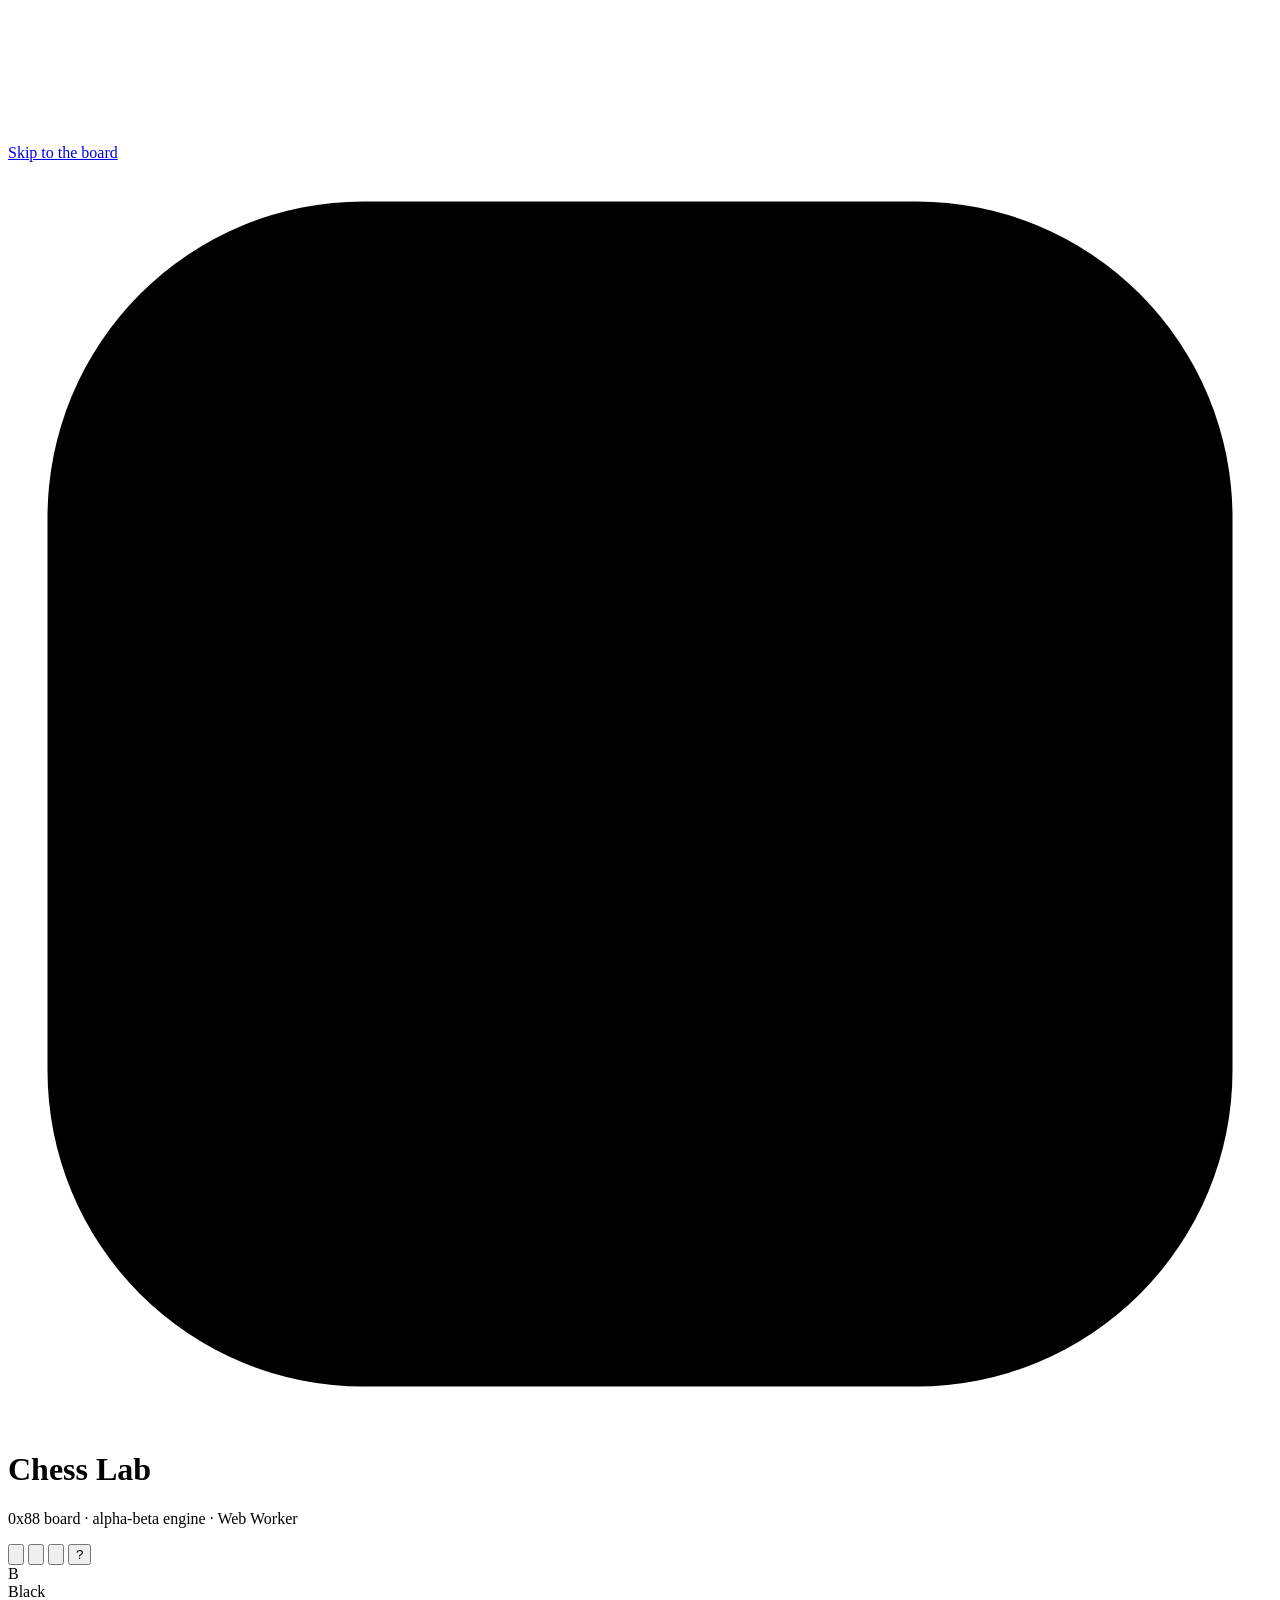
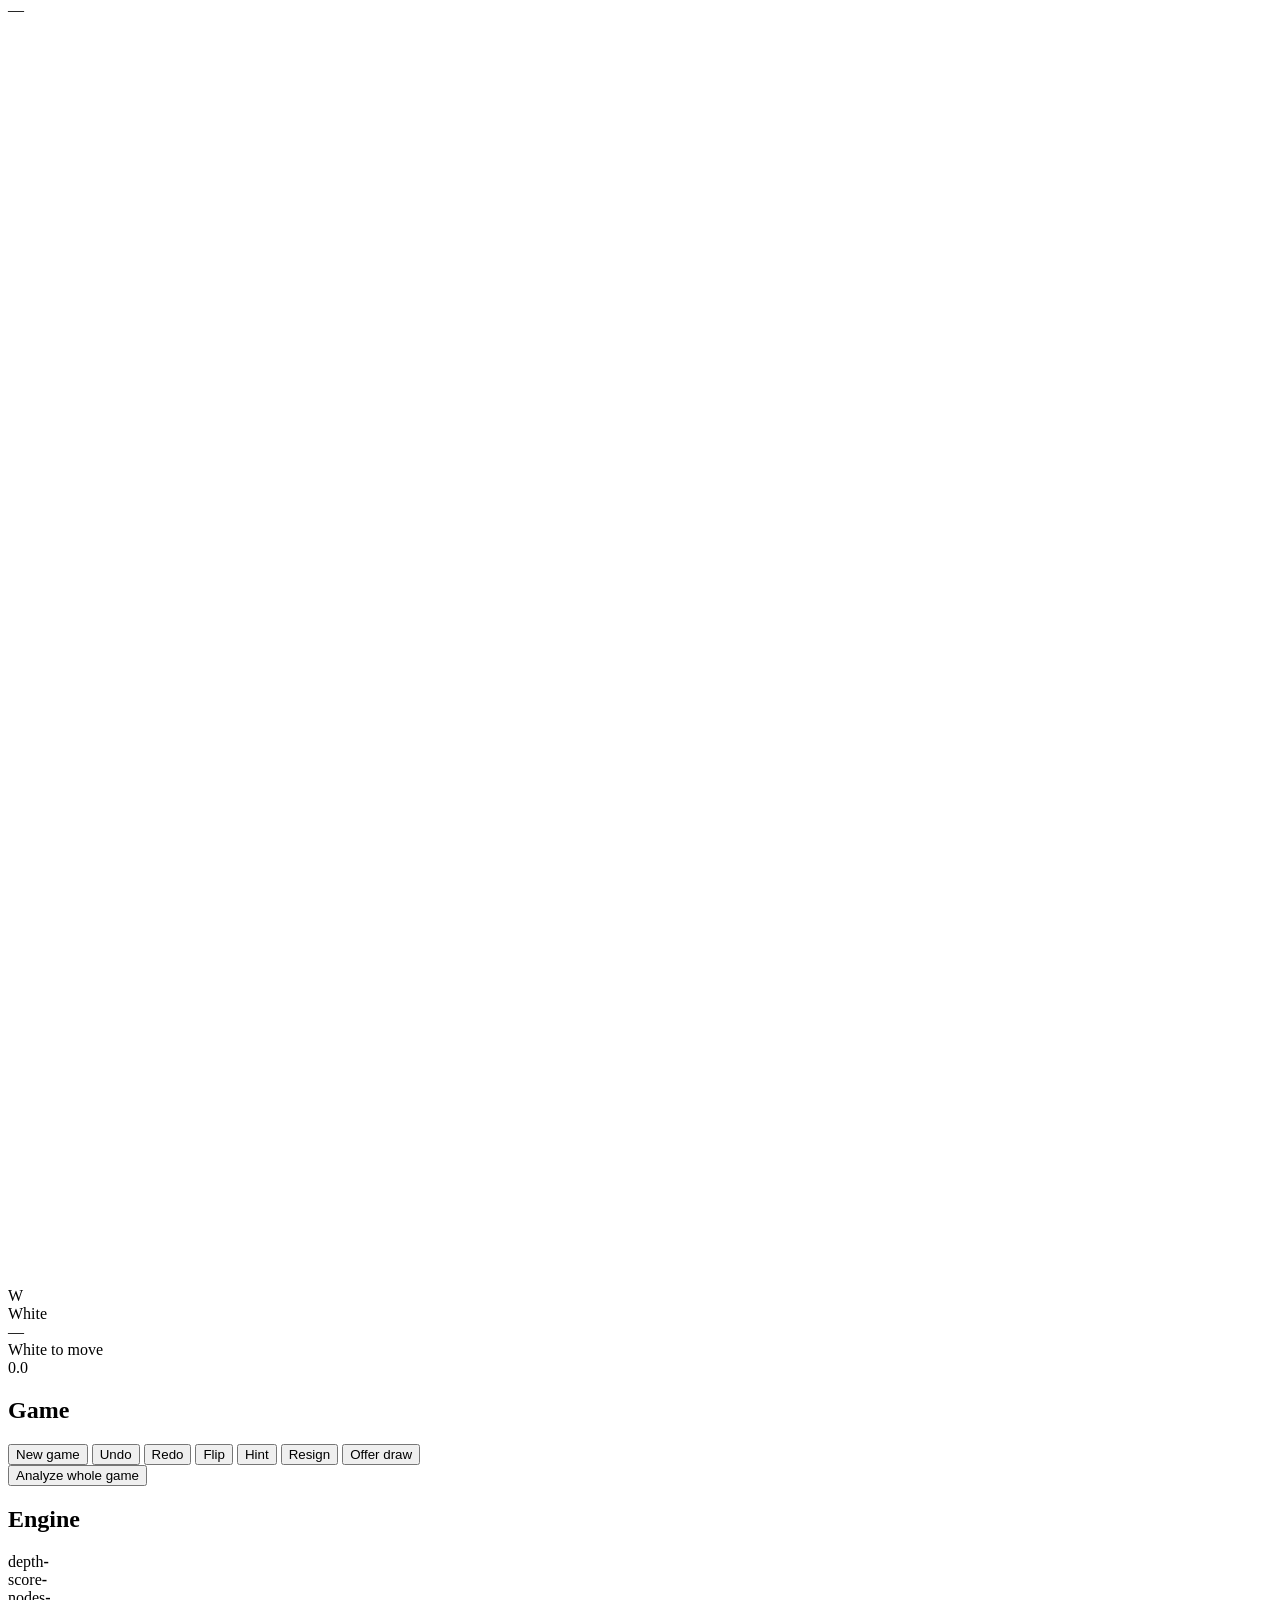
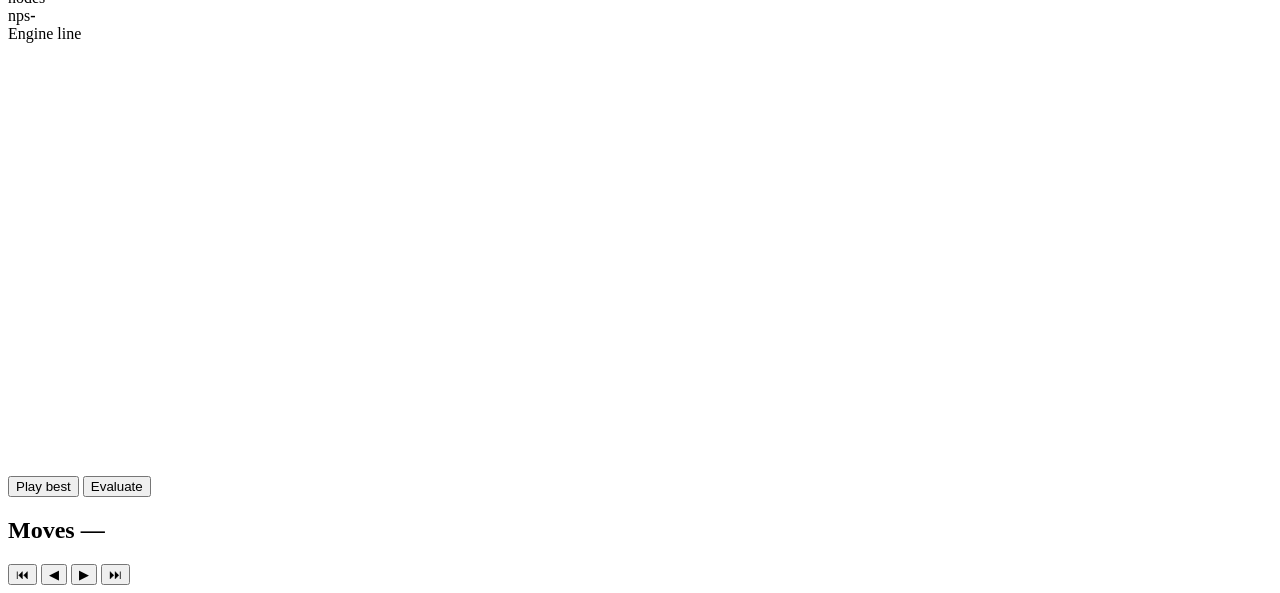
<file: src/page.html>
<!DOCTYPE html>
<html lang="en">
<head>
<meta charset="UTF-8" />
<meta name="viewport" content="width=device-width, initial-scale=1" />
<meta name="color-scheme" content="dark light" />
<title>Chess Lab — engine, board and analysis</title>
<style>
/*__CSS__*/
</style>
</head>
<body>
<a class="skip-link" href="#boardArea">Skip to the board</a>

<svg class="svg-defs" aria-hidden="true" focusable="false">
  <defs>
    <linearGradient id="pg-w" x1="0" y1="0" x2="0.25" y2="1">
      <stop offset="0" stop-color="#fffef9"/>
      <stop offset="0.45" stop-color="#efe3c8"/>
      <stop offset="1" stop-color="#b9a273"/>
    </linearGradient>
    <linearGradient id="pg-b" x1="0" y1="0" x2="0.25" y2="1">
      <stop offset="0" stop-color="#7b8ca4"/>
      <stop offset="0.45" stop-color="#2b3442"/>
      <stop offset="1" stop-color="#05070a"/>
    </linearGradient>
  </defs>
</svg>

<div class="app" id="app">
  <header class="topbar">
<div class="brand">
      <svg class="brand-mark" viewBox="0 0 32 32" aria-hidden="true">
        <rect x="1" y="1" width="30" height="30" rx="8" class="brand-bg"/>
        <path d="M9 23h14l1 3H8z" class="brand-fg"/>
        <path d="M11.5 10.5h4v6h-1.6L11.5 23h9l-2.4-6.5H16.5v-6h-5z" class="brand-fg"/>
        <circle cx="16.5" cy="8.4" r="2.1" class="brand-fg"/>
      </svg>
      <div class="brand-text">
        <h1>Chess&nbsp;Lab</h1>
        <p>0x88 board · alpha-beta engine · Web&nbsp;Worker</p>
      </div>
    </div>

    <div class="top-actions">
      <button id="menuBtn" class="icon-btn menu-btn" aria-label="Settings, appearance and import" aria-expanded="false" aria-controls="appMenu" title="Settings">
        <svg viewBox="0 0 24 24" aria-hidden="true"><path d="M4 7h16M4 12h16M4 17h16" class="line"/></svg>
      </button>
      <button id="themeBtn" class="icon-btn" aria-label="Toggle dark and light theme" title="Theme">
        <svg viewBox="0 0 24 24" aria-hidden="true"><path d="M12 3a9 9 0 1 0 9 9 7 7 0 0 1-9-9z"/></svg>
      </button>
      <button id="soundBtn" class="icon-btn" aria-label="Mute or unmute sound" title="Sound">
        <svg viewBox="0 0 24 24" aria-hidden="true"><path d="M4 9h4l5-4v14l-5-4H4z"/><path d="M17 8a6 6 0 0 1 0 8" class="line"/></svg>
      </button>
      <button id="helpBtn" class="icon-btn" aria-label="Help and shortcuts" title="Help">?</button>
    </div>

    <div class="menu" id="appMenu" hidden>
      <div class="menu-head">
        <h2>Settings</h2>
        <button type="button" class="icon-btn menu-close" id="menuClose" aria-label="Close settings">×</button>
      </div>

      <section class="menu-section">
        <h3>Game</h3>
        <div class="menu-grid">
          <label class="field">
            <span>Mode</span>
            <select id="modeSel">
              <option value="hvc">Human vs Computer</option>
              <option value="hvh">Human vs Human</option>
              <option value="cvc">Computer vs Computer</option>
              <option value="analysis">Analysis board</option>
            </select>
          </label>
          <label class="field">
            <span>Level</span>
            <select id="levelSel">
              <option value="beginner">Beginner</option>
              <option value="easy">Easy</option>
              <option value="intermediate">Intermediate</option>
              <option value="advanced" selected>Advanced</option>
              <option value="max">Max</option>
            </select>
          </label>
          <label class="field field-side" id="sideField">
            <span>You play</span>
            <select id="sideSel">
              <option value="w">White</option>
              <option value="b">Black</option>
            </select>
          </label>
          <label class="field">
            <span>Time control</span>
            <select id="timeSel">
              <option value="1+0">1 + 0 bullet</option>
              <option value="3+2">3 + 2 blitz</option>
              <option value="5+0">5 + 0 blitz</option>
              <option value="10+0" selected>10 + 0 rapid</option>
              <option value="15+10">15 + 10 rapid</option>
              <option value="custom">Custom...</option>
              <option value="none">No clock</option>
            </select>
          </label>
        </div>
        <div class="customtime" id="customTime" hidden>
          <label><span>min</span><input type="number" id="customMin" min="1" max="180" step="1" value="10" inputmode="numeric" aria-label="Custom minutes per side" /></label>
          <label><span>+ s</span><input type="number" id="customInc" min="0" max="120" step="1" value="0" inputmode="numeric" aria-label="Custom increment in seconds" /></label>
        </div>
        <div class="menu-checks">
          <label class="switch" title="Board turns to face the side to move"><input type="checkbox" id="autoFlip" /><span>Auto-flip</span></label>
          <label class="switch" title="Show dots for legal moves"><input type="checkbox" id="showLegal" checked /><span>Legal moves</span></label>
          <label class="switch" title="Animate piece movement"><input type="checkbox" id="animOn" checked /><span>Animate</span></label>
        </div>
      </section>

      <section class="menu-section">
        <h3>Appearance</h3>
        <div class="menu-grid">
          <label class="field">
            <span>Pieces</span>
            <select id="pieceSel">
              <option value="classic">Classic</option>
              <option value="bold">Bold</option>
              <option value="neo">Neo</option>
              <option value="glass">Glass</option>
            </select>
          </label>
          <label class="field">
            <span>Board</span>
            <select id="boardSel">
              <option value="green">Green</option>
              <option value="brown">Brown</option>
              <option value="blue">Blue</option>
              <option value="slate">Slate</option>
              <option value="purple">Purple</option>
              <option value="ice">Ice</option>
            </select>
          </label>
          <label class="field">
            <span>Theme</span>
            <select id="themeSel">
              <option value="dark">Dark</option>
              <option value="light">Light</option>
            </select>
          </label>
          <label class="switch" style="align-self:end;padding-bottom:9px">
            <input type="checkbox" id="coordsOn" checked />
            <span>Coordinates</span>
          </label>
        </div>
      </section>

      <section class="menu-section">
        <h3>Import / export</h3>
        <div class="btn-grid">
          <button id="copyFenBtn">Copy FEN</button>
          <button id="copyPgnBtn">Copy PGN</button>
          <button id="importBtn">Load FEN / PGN</button>
          <button id="shareBtn">Copy link</button>
        </div>
        <p class="tiny muted">The URL hash carries the current position, so a link restores it.</p>
        <a class="lab-link" href="?test" id="testLink">Open the test lab →</a>
      </section>
    </div>
  </header>

  <main class="layout">
    <section class="board-col" id="boardCol" aria-label="Board and players">
      <div class="player" id="playerTop">
        <div class="player-avatar" id="topAvatar">B</div>
        <div class="player-main">
          <div class="player-name" id="topName">Black</div>
          <div class="player-cap" id="topCap" aria-label="Captured pieces"></div>
        </div>
        <div class="player-mat" id="topMat"></div>
        <div class="clock" id="topClock" role="timer" aria-live="off">—</div>
      </div>

      <div class="board-shell" id="boardShell">
        <div class="evalbar" id="evalBar" role="img" aria-label="Evaluation bar">
          <div class="evalbar-fill" id="evalFill"></div>
          <div class="evalbar-mid"></div>
        </div>

        <div class="board-area" id="boardArea">
          <div class="board" id="board" role="grid" aria-label="Chess board" tabindex="0"></div>
          <div class="pieces" id="pieces"></div>
          <svg class="board-overlay" id="overlay" viewBox="0 0 8 8" preserveAspectRatio="none" aria-hidden="true"></svg>
          <div class="promo" id="promo" hidden>
            <div class="promo-card" role="dialog" aria-label="Choose promotion piece">
              <p>Promote to</p>
              <div class="promo-row" id="promoRow"></div>
            </div>
          </div>
          <div class="banner" id="banner" hidden>
            <div class="banner-card">
              <h2 id="bannerTitle">Checkmate</h2>
              <p id="bannerText">White wins</p>
              <div class="banner-actions">
                <button id="bannerAgain">New game</button>
                <button id="bannerClose" class="ghost">Review</button>
              </div>
            </div>
          </div>
        </div>
      </div>

      <div class="player" id="playerBottom">
        <div class="player-avatar" id="bottomAvatar">W</div>
        <div class="player-main">
          <div class="player-name" id="bottomName">White</div>
          <div class="player-cap" id="bottomCap" aria-label="Captured pieces"></div>
        </div>
        <div class="player-mat" id="bottomMat"></div>
        <div class="clock" id="bottomClock" role="timer" aria-live="off">—</div>
      </div>

      <div class="underboard" id="underboard">
        <div class="status" id="status" role="status" aria-live="polite">White to move</div>
        <span class="evalchip" id="evalNum" title="Engine evaluation from White's point of view">0.0</span>
      </div>
    </section>

    <aside class="side" aria-label="Game and engine">
      <section class="panel" id="panelGame">
        <h2>Game</h2>
        <div class="btn-grid">
          <button id="newBtn" class="primary">New game</button>
          <button id="undoBtn">Undo</button>
          <button id="redoBtn">Redo</button>
          <button id="flipBtn">Flip</button>
          <button id="hintBtn">Hint</button>
          <button id="stopBtn" class="danger" hidden>Stop</button>
          <button id="resignBtn" class="danger">Resign</button>
          <button id="drawBtn">Offer draw</button>
        </div>
        <button id="analyzeBtn" class="wide">Analyze whole game</button>
      </section>

            <section class="panel" id="panelEngine">
        <h2>Engine
          <span class="badge" id="thinkBadge" hidden><i></i>thinking</span>
          <span class="badge muted" id="bookBadge" hidden>book</span>
        </h2>
        <div class="stats" id="engineStats">
          <div><span>depth</span><b id="stDepth">-</b></div>
          <div><span>score</span><b id="stScore">-</b></div>
          <div><span>nodes</span><b id="stNodes">-</b></div>
          <div><span>nps</span><b id="stNps">-</b></div>
        </div>
        <div class="pv-cap">Engine line</div>
        <div class="pv" id="enginePv" aria-live="polite"></div>
        <div class="evalgraph" aria-hidden="true">
          <svg id="graph" viewBox="0 0 100 34" preserveAspectRatio="none"></svg>
        </div>
        <div class="engine-actions">
          <button id="bestMoveBtn">Play best</button>
          <button id="evalNowBtn" class="ghost">Evaluate</button>
        </div>
        <p class="hint" id="analysisSummary" hidden></p>
      </section>

      <section class="panel" id="panelMoves">
        <h2>Moves <span class="badge muted" id="openingName">—</span></h2>
        <div class="moves" id="moveList" role="listbox" aria-label="Move list" tabindex="0"></div>
        <div class="row gap tiny">
          <button id="firstBtn" class="ghost" aria-label="Go to start">⏮</button>
          <button id="prevBtn" class="ghost" aria-label="Previous move">◀</button>
          <button id="nextBtn" class="ghost" aria-label="Next move">▶</button>
          <button id="lastBtn" class="ghost" aria-label="Go to live position">⏭</button>
          <span class="viewbadge" id="viewBadge" hidden>reviewing</span>
        </div>
      </section>
    </aside>
  </main>

  </div>

<div class="toast-host" id="toastHost" aria-live="polite"></div>
<div class="sr-live" id="live" aria-live="assertive" role="status"></div>

<dialog id="dlgImport" class="dlg">
  <form method="dialog" class="dlg-inner">
    <h2>Load a position or a game</h2>
    <p class="muted tiny">Paste a FEN (one line starting with the board field) or a PGN game. Headers, comments and variations are accepted.</p>
    <textarea id="importText" rows="8" spellcheck="false" placeholder="rnbqkbnr/pppppppp/8/8/8/8/PPPPPPPP/RNBQKBNR w KQkq - 0 1"></textarea>
    <p class="error" id="importError" hidden></p>
    <div class="dlg-actions">
      <button type="button" class="ghost" data-close>Cancel</button>
      <button id="doImport" type="button" class="primary">Load</button>
    </div>
  </form>
</dialog>

<dialog id="dlgHelp" class="dlg">
  <form method="dialog" class="dlg-inner">
    <h2>How to use it</h2>
    <h3>Playing</h3>
    <ul class="help-list">
      <li>Drag a piece, or click it and click its destination. The board only accepts legal moves for the side to move.</li>
      <li>Right-click drag on the board draws arrows; right-click a square marks it. Left-click removes them.</li>
      <li>Arrow keys move the keyboard cursor, <kbd>Enter</kbd> selects and moves, <kbd>Esc</kbd> cancels.</li>
      <li><kbd>←</kbd> / <kbd>→</kbd> step through the game when the board is not focused.</li>
    </ul>
    <h3>Engine</h3>
    <p class="tiny muted">Piece style, board palette, theme and coordinates live in the <b>Settings</b> menu (the &#9776; button). Search runs in a worker. Depth, score, nodes and the principal variation are live. <b>Hint</b> asks for a move without playing it. <b>Analysis board</b> mode keeps the engine running after every move.</p>
    <h3>Test lab</h3>
    <p class="tiny muted">Open <code>index.html?test</code> for perft verification, SAN/FEN round-trips, tactical tests, benchmarks and a 20-game self-play match.</p>
    <p class="tiny muted build-tag">Build <span id="buildTag">dev</span></p>
    <div class="dlg-actions"><button type="button" class="primary" data-close>Close</button></div>
  </form>
</dialog>

<section class="lab" id="lab" hidden>
  <header class="topbar">
    <div class="brand">
      <div class="brand-text">
        <h1>Test lab</h1>
        <p>Perft · rules · SAN/FEN · tactics · benchmarks · self-play</p>
      </div>
    </div>
    <div class="top-buttons">
      <a class="btn" href="index.html">← Back to the board</a>
    </div>
  </header>
  <div class="lab-actions">
    <button id="runAll" class="primary">Run all tests</button>
    <button id="runPerft">Perft only</button>
    <button id="runBench">Benchmarks (1s/5s)</button>
    <button id="runMatch">Self-play match (20 games × 100 ms)</button>
    <button id="runPerftDeep" class="ghost">Perft depth+1 (slow)</button>
  </div>
  <div class="lab-progress" id="labProgress" hidden><div class="lab-bar"><i id="labBar"></i></div><span id="labStatus">working…</span></div>
  <div id="labResults"></div>
</section>

<script>
"use strict";
(function () {
/*__ENGINE__*/
/*__UI__*/
})();
</script>
</body>
</html>
</file>
